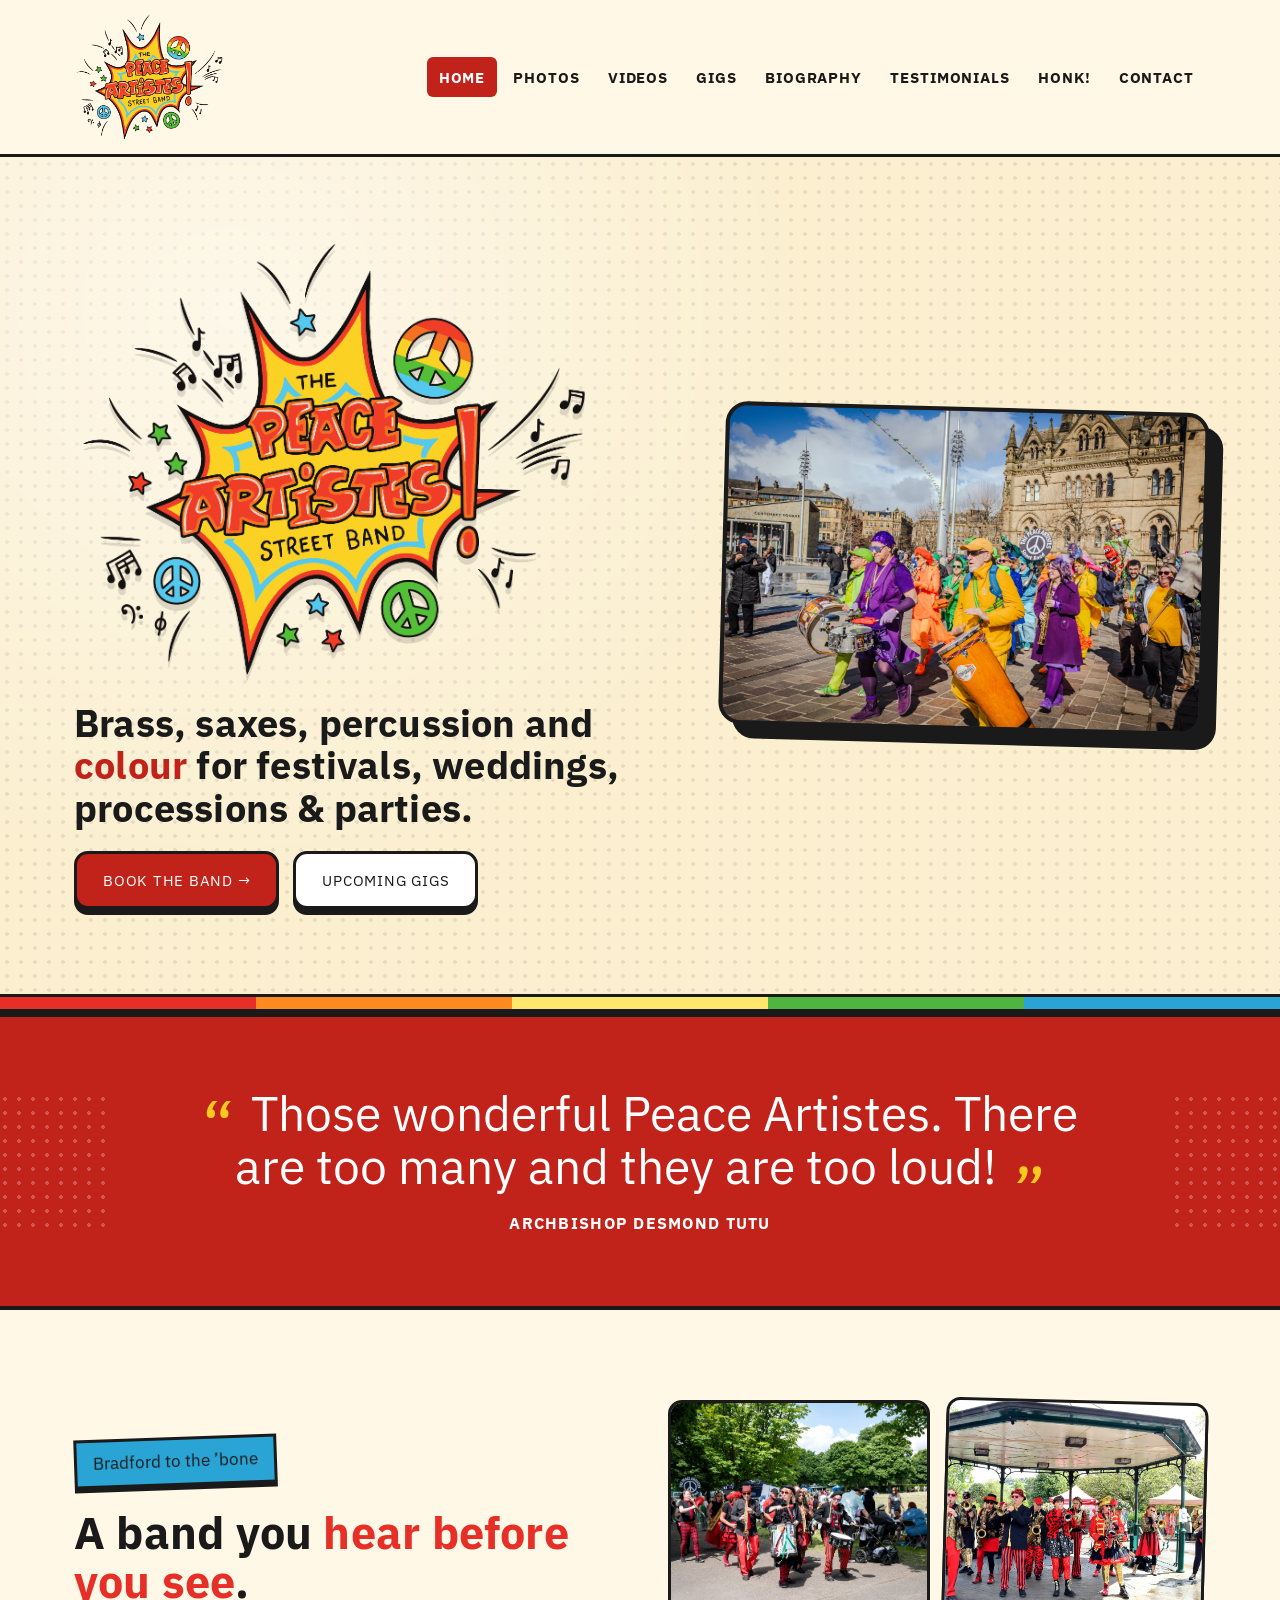
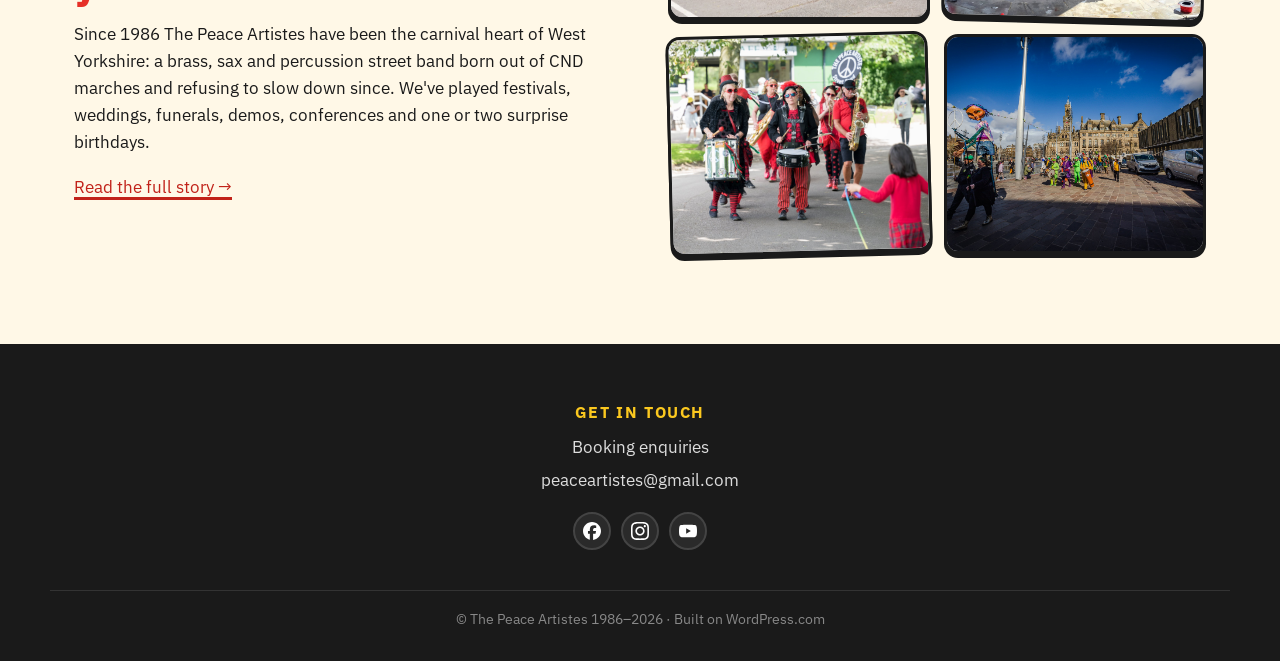
<file: index.html>
<!doctype html>
<html lang="en-GB">
<head>
  <meta charset="utf-8">
  <meta name="viewport" content="width=device-width, initial-scale=1">
  <meta name="color-scheme" content="light">
  <title>The Peace Artistes: Bradford's Loudest Street Band</title>
  <meta name="description" content="The Peace Artistes are a vibrant, riotous street band from Bradford. Available for festivals, weddings, processions and parties since 1986.">
  <link rel="preconnect" href="https://fonts.googleapis.com">
  <link rel="preconnect" href="https://fonts.gstatic.com" crossorigin>
  <link href="https://fonts.googleapis.com/css2?family=IBM+Plex+Sans:wght@400;500;600;700&display=swap" rel="stylesheet">
  <link rel="icon" type="image/png" sizes="32x32" href="assets/favicon-32.png">
  <link rel="icon" href="assets/favicon.ico">
  <link rel="apple-touch-icon" href="assets/favicon-180.png">
  <link rel="stylesheet" href="styles.css">
</head>
<body class="page-home">

<a class="skip-link" href="#main">Skip to main content</a>

<header class="site-header">
  <div class="container">
    <a class="site-logo" href="index.html" aria-label="The Peace Artistes, Home">
      <img src="assets/logo-colour-transparent.png" alt="The Peace Artistes Street Band">
    </a>
    <button class="nav-toggle" type="button" aria-controls="primary-nav" aria-expanded="false" aria-label="Toggle navigation menu" onclick="(function(b){var n=document.getElementById('primary-nav');var open=n.classList.toggle('is-open');b.setAttribute('aria-expanded', open?'true':'false');})(this)"><span aria-hidden="true">&#9776;</span></button>
    <nav class="site-nav" id="primary-nav" aria-label="Primary">
      <ul>
        <li><a href="index.html" class="is-active">Home</a></li>
        <li><a href="photos.html">Photos</a></li>
        <li><a href="videos.html">Videos</a></li>
        <li><a href="gigs.html">Gigs</a></li>
        <li><a href="biography.html">Biography</a></li>
        <li><a href="testimonials.html">Testimonials</a></li>
        <li><a href="honk.html">HONK!</a></li>
        <li><a href="contact.html">Contact</a></li>
      </ul>
    </nav>
  </div>
</header>

<main id="main">

  <!-- ============ HERO =================================================== -->
  <section class="hero">
    <div class="container">
      <div class="hero__copy">
        <img class="hero__logo-big" src="assets/logo-colour-transparent.png" alt="The Peace Artistes, Bradford street band, est. 1986">
        <h1>Brass, saxes, percussion and <span class="accent">colour</span> for festivals, weddings, processions &amp; parties.</h1>
        <div class="hero__ctas">
          <a class="btn btn--red"  href="contact.html">Book the band &rarr;</a>
          <a class="btn btn--white" href="gigs.html">Upcoming gigs</a>
        </div>
      </div>
      <div class="hero__visual">
        <div class="hero__photo">
          <img src="assets/hero-cecil-green.jpg" alt="The Peace Artistes marching across Centenary Square, Bradford, March 2026. The band in vibrant purple, yellow, green and orange costumes, with the Peace Artistes peace-sign banner held aloft and Bradford City Hall framing the scene">
        </div>
      </div>
    </div>
  </section>

  <!-- ============ TUTU QUOTE BAND ======================================= -->
  <section class="quote-band" aria-label="Quote">
    <div class="container">
      <blockquote>
        Those wonderful Peace Artistes. There are too many and they are too loud!
      </blockquote>
      <cite>Archbishop Desmond Tutu</cite>
    </div>
  </section>

  <!-- ============ ABOUT ================================================= -->
  <section class="about">
    <div class="container">
      <div class="about__grid">
        <div class="about__copy">
          <span class="about__badge">Bradford to the &rsquo;bone</span>
          <h2>A band you <span class="star">hear before you see</span>.</h2>
          <p>Since 1986 The Peace Artistes have been the carnival heart of West Yorkshire: a brass, sax and percussion street band born out of CND marches and refusing to slow down since. We've played festivals, weddings, funerals, demos, conferences and one or two surprise birthdays.</p>
          <p><a href="biography.html">Read the full story &rarr;</a></p>
        </div>
        <div class="about__photos">
          <div class="ph"><img src="assets/hero-band.jpg" data-caption="Mid-parade" alt="The Peace Artistes mid-parade: percussion leading, sax and brass behind, banner up"></div>
          <div class="ph"><img src="assets/haworth-busk.jpg" data-caption="Haworth Busk · May 2026" alt="The Peace Artistes performing under a Victorian bandstand at Haworth Busk, May 2026"></div>
          <div class="ph"><img src="assets/drums-kid.jpg" data-caption="Percussion leading" alt="Percussionists leading the band, with a child in red dancing on the right"></div>
          <div class="ph"><img src="assets/puppet-pageant.jpg" data-caption="Cecil Green Arts Puppet Pageant" alt="The Peace Artistes parading at Cecil Green Arts Puppet Pageant in Bradford: giant peace-symbol puppet held aloft, Bradford City Hall in the background"></div>
        </div>
      </div>
    </div>
  </section>


</main>

<footer class="site-footer">
  <div class="container">
    <div>
      <h2>Get in touch</h2>
      <ul>
        <li><a href="contact.html">Booking enquiries</a></li>

        <li><a href="mailto:peaceartistes@gmail.com">peaceartistes@gmail.com</a></li>
      </ul>
        <div style="margin-top: 18px;"><div class="socials" aria-label="Social links">
        <a href="https://www.facebook.com/PeaceArtistes" target="_blank" rel="noopener" aria-label="Facebook"><svg xmlns="http://www.w3.org/2000/svg" viewBox="0 0 24 24" width="18" height="18" fill="currentColor" aria-hidden="true"><path d="M9.101 23.691v-7.98H6.627v-3.667h2.474v-1.58c0-4.085 1.848-5.978 5.858-5.978.401 0 .955.042 1.468.103a8.68 8.68 0 0 1 1.141.195v3.325a8.623 8.623 0 0 0-.653-.036 26.805 26.805 0 0 0-.733-.009c-.707 0-1.259.096-1.675.309a1.686 1.686 0 0 0-.679.622c-.258.42-.374.995-.374 1.752v1.297h3.919l-.386 2.103-.287 1.564h-3.246v8.245C19.396 23.238 24 18.179 24 12.044c0-6.627-5.373-12-12-12s-12 5.373-12 12c0 5.628 3.874 10.35 9.101 11.647Z"/></svg></a>
        <a href="https://www.instagram.com/peaceartistes/" target="_blank" rel="noopener" aria-label="Instagram"><svg xmlns="http://www.w3.org/2000/svg" viewBox="0 0 24 24" width="18" height="18" fill="currentColor" aria-hidden="true"><path d="M12 0C8.74 0 8.333.015 7.053.072 5.775.132 4.905.333 4.14.63c-.789.306-1.459.717-2.126 1.384S.935 3.35.63 4.14C.333 4.905.131 5.775.072 7.053.012 8.333 0 8.74 0 12s.015 3.667.072 4.947c.06 1.277.261 2.148.558 2.913.306.788.717 1.459 1.384 2.126.667.666 1.336 1.079 2.126 1.384.766.296 1.636.499 2.913.558C8.333 23.988 8.74 24 12 24s3.667-.015 4.947-.072c1.277-.06 2.148-.262 2.913-.558.788-.306 1.459-.718 2.126-1.384.666-.667 1.079-1.335 1.384-2.126.296-.765.499-1.636.558-2.913.06-1.28.072-1.687.072-4.947s-.015-3.667-.072-4.947c-.06-1.277-.262-2.149-.558-2.913-.306-.789-.718-1.459-1.384-2.126C21.319 1.347 20.651.935 19.86.63c-.765-.297-1.636-.499-2.913-.558C15.667.012 15.26 0 12 0zm0 2.16c3.203 0 3.585.016 4.85.071 1.17.055 1.805.249 2.227.415.562.217.96.477 1.382.896.419.42.679.819.896 1.381.164.422.36 1.057.413 2.227.057 1.266.07 1.646.07 4.85s-.015 3.585-.074 4.85c-.061 1.17-.256 1.805-.421 2.227-.224.562-.479.96-.897 1.382-.419.419-.824.679-1.381.896-.42.164-1.065.36-2.235.413-1.274.057-1.649.07-4.859.07-3.211 0-3.586-.015-4.859-.074-1.171-.061-1.816-.256-2.236-.421-.569-.224-.96-.479-1.379-.897-.421-.419-.69-.824-.9-1.38-.165-.42-.359-1.065-.42-2.235-.045-1.26-.061-1.649-.061-4.844 0-3.196.016-3.586.061-4.861.061-1.17.255-1.814.42-2.234.21-.57.479-.96.9-1.381.419-.419.81-.689 1.379-.898.42-.166 1.051-.361 2.221-.421 1.275-.045 1.65-.06 4.859-.06l.045.03zm0 3.678c-3.405 0-6.162 2.76-6.162 6.162 0 3.405 2.76 6.162 6.162 6.162 3.405 0 6.162-2.76 6.162-6.162 0-3.405-2.76-6.162-6.162-6.162zM12 16c-2.21 0-4-1.79-4-4s1.79-4 4-4 4 1.79 4 4-1.79 4-4 4zm7.846-10.405c0 .795-.646 1.44-1.44 1.44-.795 0-1.44-.646-1.44-1.44 0-.794.646-1.439 1.44-1.439.793-.001 1.44.645 1.44 1.439z"/></svg></a>
        <a href="https://www.youtube.com/@PeaceArtistes" target="_blank" rel="noopener" aria-label="YouTube"><svg xmlns="http://www.w3.org/2000/svg" viewBox="0 0 24 24" width="18" height="18" fill="currentColor" aria-hidden="true"><path d="M23.498 6.186a3.016 3.016 0 0 0-2.122-2.136C19.505 3.545 12 3.545 12 3.545s-7.505 0-9.377.505A3.017 3.017 0 0 0 .502 6.186C0 8.07 0 12 0 12s0 3.93.502 5.814a3.016 3.016 0 0 0 2.122 2.136c1.871.505 9.376.505 9.376.505s7.505 0 9.377-.505a3.015 3.015 0 0 0 2.122-2.136C24 15.93 24 12 24 12s0-3.93-.502-5.814zM9.545 15.568V8.432L15.818 12l-6.273 3.568z"/></svg></a>
      </div></div>
    </div>
  </div>
  <div class="legal container">
    &copy; The Peace Artistes 1986–<span id="yr"></span> &middot; Built on WordPress.com
  </div>
</footer>
<script>document.getElementById('yr').textContent = new Date().getFullYear();</script>
<script src="app.js"></script>

</body>
</html>
</file>
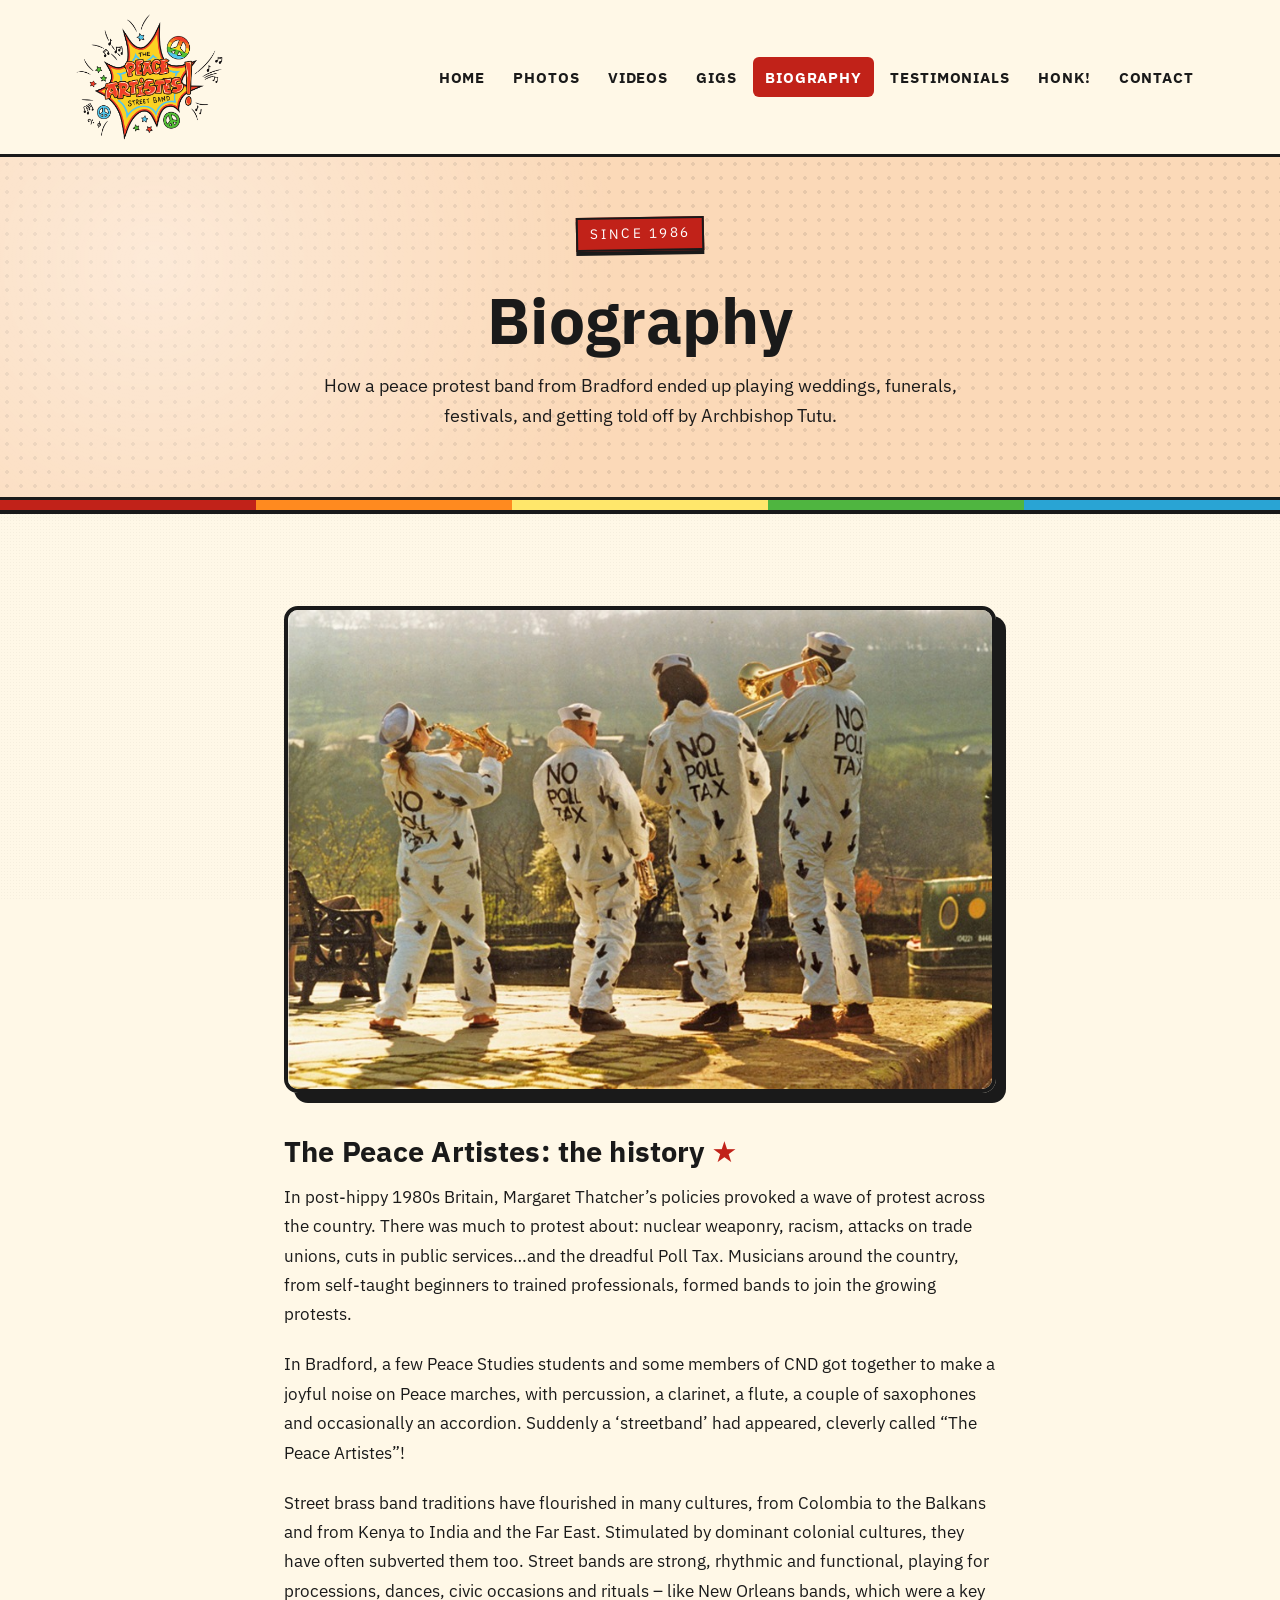
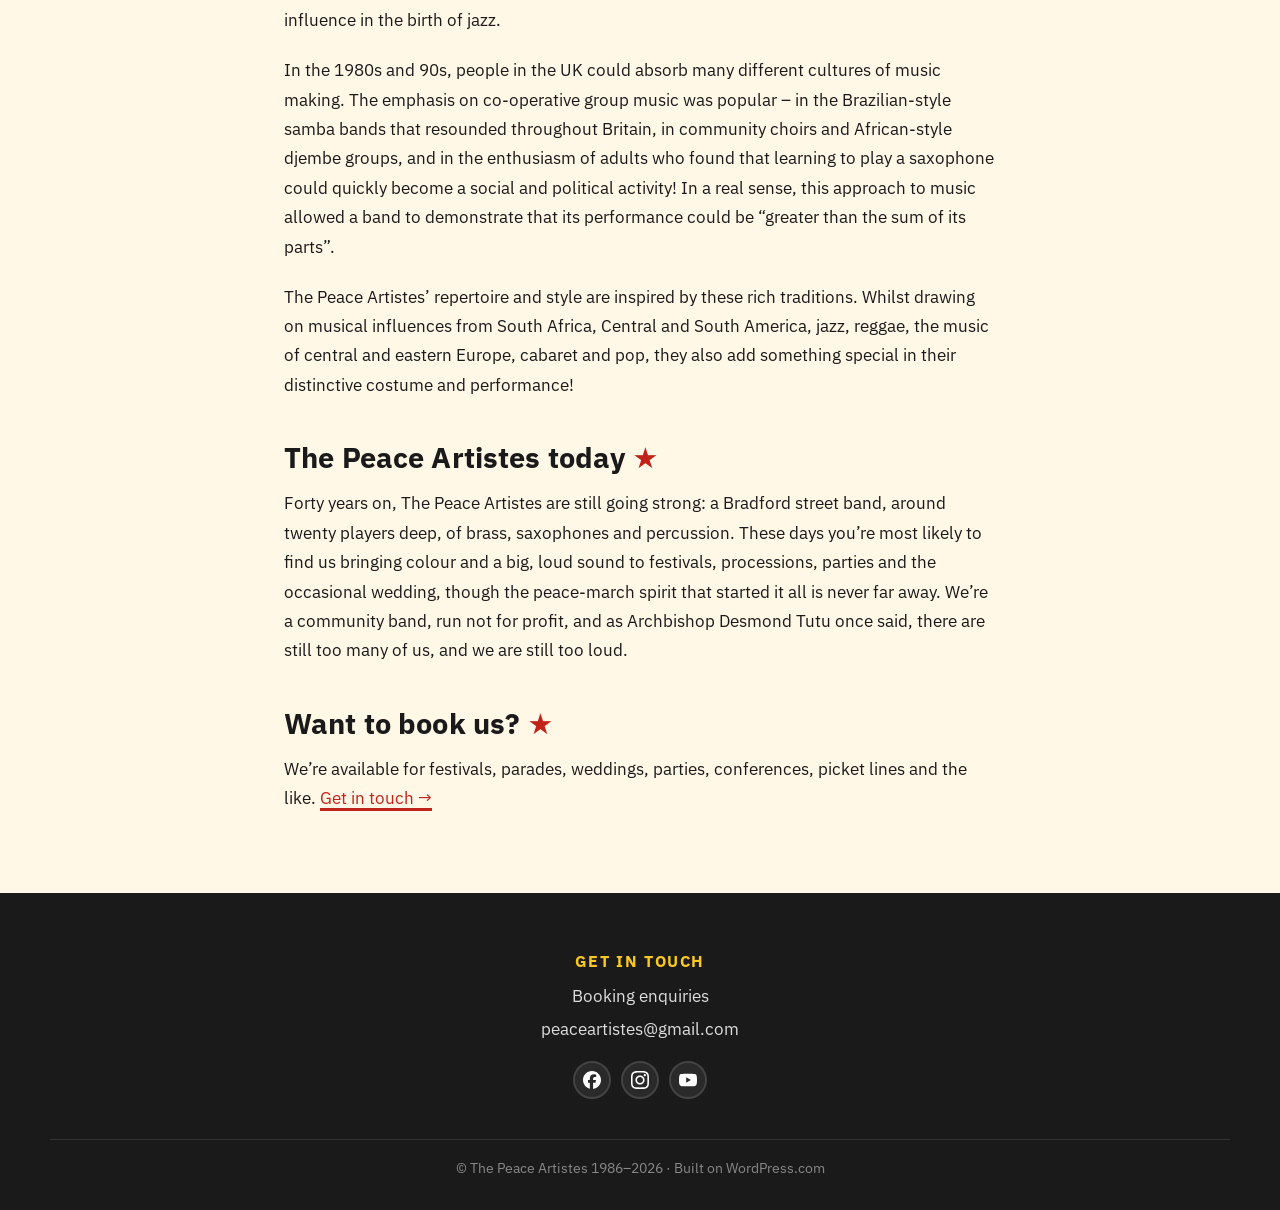
<file: biography.html>
<!doctype html>
<html lang="en-GB">
<head>
  <meta charset="utf-8">
  <meta name="viewport" content="width=device-width, initial-scale=1">
  <meta name="color-scheme" content="light">
  <title>Biography · The Peace Artistes</title>
  <meta name="description" content="The story of The Peace Artistes: a Bradford street band born out of 1980s CND marches and still going loud.">
  <link rel="preconnect" href="https://fonts.googleapis.com">
  <link rel="preconnect" href="https://fonts.gstatic.com" crossorigin>
  <link href="https://fonts.googleapis.com/css2?family=IBM+Plex+Sans:wght@400;500;600;700&display=swap" rel="stylesheet">
  <link rel="icon" type="image/png" sizes="32x32" href="assets/favicon-32.png">
  <link rel="icon" href="assets/favicon.ico">
  <link rel="apple-touch-icon" href="assets/favicon-180.png">
  <link rel="stylesheet" href="styles.css">
</head>
<body class="page-biography">

<a class="skip-link" href="#main">Skip to main content</a>

<header class="site-header">
  <div class="container">
    <a class="site-logo" href="index.html" aria-label="The Peace Artistes, Home">
      <img src="assets/logo-colour-transparent.png" alt="The Peace Artistes Street Band">
    </a>
    <button class="nav-toggle" type="button" aria-controls="primary-nav" aria-expanded="false" aria-label="Toggle navigation menu" onclick="(function(b){var n=document.getElementById('primary-nav');var open=n.classList.toggle('is-open');b.setAttribute('aria-expanded', open?'true':'false');})(this)"><span aria-hidden="true">&#9776;</span></button>
    <nav class="site-nav" id="primary-nav" aria-label="Primary">
      <ul>
        <li><a href="index.html">Home</a></li>
        <li><a href="photos.html">Photos</a></li>
        <li><a href="videos.html">Videos</a></li>
        <li><a href="gigs.html">Gigs</a></li>
        <li><a href="biography.html" class="is-active">Biography</a></li>
        <li><a href="testimonials.html">Testimonials</a></li>
        <li><a href="honk.html">HONK!</a></li>
        <li><a href="contact.html">Contact</a></li>
      </ul>
    </nav>
  </div>
</header>

<main id="main">

  <section class="page-hero">
    <div class="container">
      <span class="eyebrow">Since 1986</span>
      <h1>Biography</h1>
      <p class="lead">How a peace protest band from Bradford ended up playing weddings, funerals, festivals, and getting told off by Archbishop Tutu.</p>
    </div>
  </section>

  <article class="bio-article">

    <figure>
      <img src="assets/history-poll-tax.jpg" data-caption="The early years · ‘NO POLL TAX’ boilersuits" alt="The Peace Artistes in their early years: band members in white boilersuits painted with ‘NO POLL TAX’ and arrows, playing brass on a Yorkshire hillside">
    </figure>

    <h2>The Peace Artistes: the history <span class="star">&#9733;</span></h2>

    <p>In post-hippy 1980s Britain, Margaret Thatcher’s policies provoked a wave of protest across the country. There was much to protest about: nuclear weaponry, racism, attacks on trade unions, cuts in public services…and the dreadful Poll Tax. Musicians around the country, from self-taught beginners to trained professionals, formed bands to join the growing protests.</p>

    <p>In Bradford, a few Peace Studies students and some members of CND got together to make a joyful noise on Peace marches, with percussion, a clarinet, a flute, a couple of saxophones and occasionally an accordion. Suddenly a ‘streetband’ had appeared, cleverly called “The Peace Artistes”!</p>

    <p>Street brass band traditions have flourished in many cultures, from Colombia to the Balkans and from Kenya to India and the Far East. Stimulated by dominant colonial cultures, they have often subverted them too. Street bands are strong, rhythmic and functional, playing for processions, dances, civic occasions and rituals – like New Orleans bands, which were a key influence in the birth of jazz.</p>

    <p>In the 1980s and 90s, people in the UK could absorb many different cultures of music making. The emphasis on co-operative group music was popular – in the Brazilian-style samba bands that resounded throughout Britain, in community choirs and African-style djembe groups, and in the enthusiasm of adults who found that learning to play a saxophone could quickly become a social and political activity! In a real sense, this approach to music allowed a band to demonstrate that its performance could be “greater than the sum of its parts”.</p>

    <p>The Peace Artistes’ repertoire and style are inspired by these rich traditions. Whilst drawing on musical influences from South Africa, Central and South America, jazz, reggae, the music of central and eastern Europe, cabaret and pop, they also add something special in their distinctive costume and performance!</p>

    <h2>The Peace Artistes today <span class="star">&#9733;</span></h2>
    <p>Forty years on, The Peace Artistes are still going strong: a Bradford street band, around twenty players deep, of brass, saxophones and percussion. These days you’re most likely to find us bringing colour and a big, loud sound to festivals, processions, parties and the occasional wedding, though the peace-march spirit that started it all is never far away. We’re a community band, run not for profit, and as Archbishop Desmond Tutu once said, there are still too many of us, and we are still too loud.</p>

    <h2>Want to book us? <span class="star">&#9733;</span></h2>
    <p>We’re available for festivals, parades, weddings, parties, conferences, picket lines and the like. <a href="contact.html">Get in touch &rarr;</a></p>

  </article>

</main>

<footer class="site-footer">
  <div class="container">
    <div>
      <h2>Get in touch</h2>
      <ul>
        <li><a href="contact.html">Booking enquiries</a></li>

        <li><a href="mailto:peaceartistes@gmail.com">peaceartistes@gmail.com</a></li>
      </ul>
        <div style="margin-top: 18px;"><div class="socials" aria-label="Social links">
        <a href="https://www.facebook.com/PeaceArtistes" target="_blank" rel="noopener" aria-label="Facebook"><svg xmlns="http://www.w3.org/2000/svg" viewBox="0 0 24 24" width="18" height="18" fill="currentColor" aria-hidden="true"><path d="M9.101 23.691v-7.98H6.627v-3.667h2.474v-1.58c0-4.085 1.848-5.978 5.858-5.978.401 0 .955.042 1.468.103a8.68 8.68 0 0 1 1.141.195v3.325a8.623 8.623 0 0 0-.653-.036 26.805 26.805 0 0 0-.733-.009c-.707 0-1.259.096-1.675.309a1.686 1.686 0 0 0-.679.622c-.258.42-.374.995-.374 1.752v1.297h3.919l-.386 2.103-.287 1.564h-3.246v8.245C19.396 23.238 24 18.179 24 12.044c0-6.627-5.373-12-12-12s-12 5.373-12 12c0 5.628 3.874 10.35 9.101 11.647Z"/></svg></a>
        <a href="https://www.instagram.com/peaceartistes/" target="_blank" rel="noopener" aria-label="Instagram"><svg xmlns="http://www.w3.org/2000/svg" viewBox="0 0 24 24" width="18" height="18" fill="currentColor" aria-hidden="true"><path d="M12 0C8.74 0 8.333.015 7.053.072 5.775.132 4.905.333 4.14.63c-.789.306-1.459.717-2.126 1.384S.935 3.35.63 4.14C.333 4.905.131 5.775.072 7.053.012 8.333 0 8.74 0 12s.015 3.667.072 4.947c.06 1.277.261 2.148.558 2.913.306.788.717 1.459 1.384 2.126.667.666 1.336 1.079 2.126 1.384.766.296 1.636.499 2.913.558C8.333 23.988 8.74 24 12 24s3.667-.015 4.947-.072c1.277-.06 2.148-.262 2.913-.558.788-.306 1.459-.718 2.126-1.384.666-.667 1.079-1.335 1.384-2.126.296-.765.499-1.636.558-2.913.06-1.28.072-1.687.072-4.947s-.015-3.667-.072-4.947c-.06-1.277-.262-2.149-.558-2.913-.306-.789-.718-1.459-1.384-2.126C21.319 1.347 20.651.935 19.86.63c-.765-.297-1.636-.499-2.913-.558C15.667.012 15.26 0 12 0zm0 2.16c3.203 0 3.585.016 4.85.071 1.17.055 1.805.249 2.227.415.562.217.96.477 1.382.896.419.42.679.819.896 1.381.164.422.36 1.057.413 2.227.057 1.266.07 1.646.07 4.85s-.015 3.585-.074 4.85c-.061 1.17-.256 1.805-.421 2.227-.224.562-.479.96-.897 1.382-.419.419-.824.679-1.381.896-.42.164-1.065.36-2.235.413-1.274.057-1.649.07-4.859.07-3.211 0-3.586-.015-4.859-.074-1.171-.061-1.816-.256-2.236-.421-.569-.224-.96-.479-1.379-.897-.421-.419-.69-.824-.9-1.38-.165-.42-.359-1.065-.42-2.235-.045-1.26-.061-1.649-.061-4.844 0-3.196.016-3.586.061-4.861.061-1.17.255-1.814.42-2.234.21-.57.479-.96.9-1.381.419-.419.81-.689 1.379-.898.42-.166 1.051-.361 2.221-.421 1.275-.045 1.65-.06 4.859-.06l.045.03zm0 3.678c-3.405 0-6.162 2.76-6.162 6.162 0 3.405 2.76 6.162 6.162 6.162 3.405 0 6.162-2.76 6.162-6.162 0-3.405-2.76-6.162-6.162-6.162zM12 16c-2.21 0-4-1.79-4-4s1.79-4 4-4 4 1.79 4 4-1.79 4-4 4zm7.846-10.405c0 .795-.646 1.44-1.44 1.44-.795 0-1.44-.646-1.44-1.44 0-.794.646-1.439 1.44-1.439.793-.001 1.44.645 1.44 1.439z"/></svg></a>
        <a href="https://www.youtube.com/@PeaceArtistes" target="_blank" rel="noopener" aria-label="YouTube"><svg xmlns="http://www.w3.org/2000/svg" viewBox="0 0 24 24" width="18" height="18" fill="currentColor" aria-hidden="true"><path d="M23.498 6.186a3.016 3.016 0 0 0-2.122-2.136C19.505 3.545 12 3.545 12 3.545s-7.505 0-9.377.505A3.017 3.017 0 0 0 .502 6.186C0 8.07 0 12 0 12s0 3.93.502 5.814a3.016 3.016 0 0 0 2.122 2.136c1.871.505 9.376.505 9.376.505s7.505 0 9.377-.505a3.015 3.015 0 0 0 2.122-2.136C24 15.93 24 12 24 12s0-3.93-.502-5.814zM9.545 15.568V8.432L15.818 12l-6.273 3.568z"/></svg></a>
      </div></div>
    </div>
  </div>
  <div class="legal container">
    &copy; The Peace Artistes 1986–<span id="yr"></span> &middot; Built on WordPress.com
  </div>
</footer>
<script>document.getElementById('yr').textContent = new Date().getFullYear();</script>
<script src="app.js"></script>

</body>
</html>
</file>
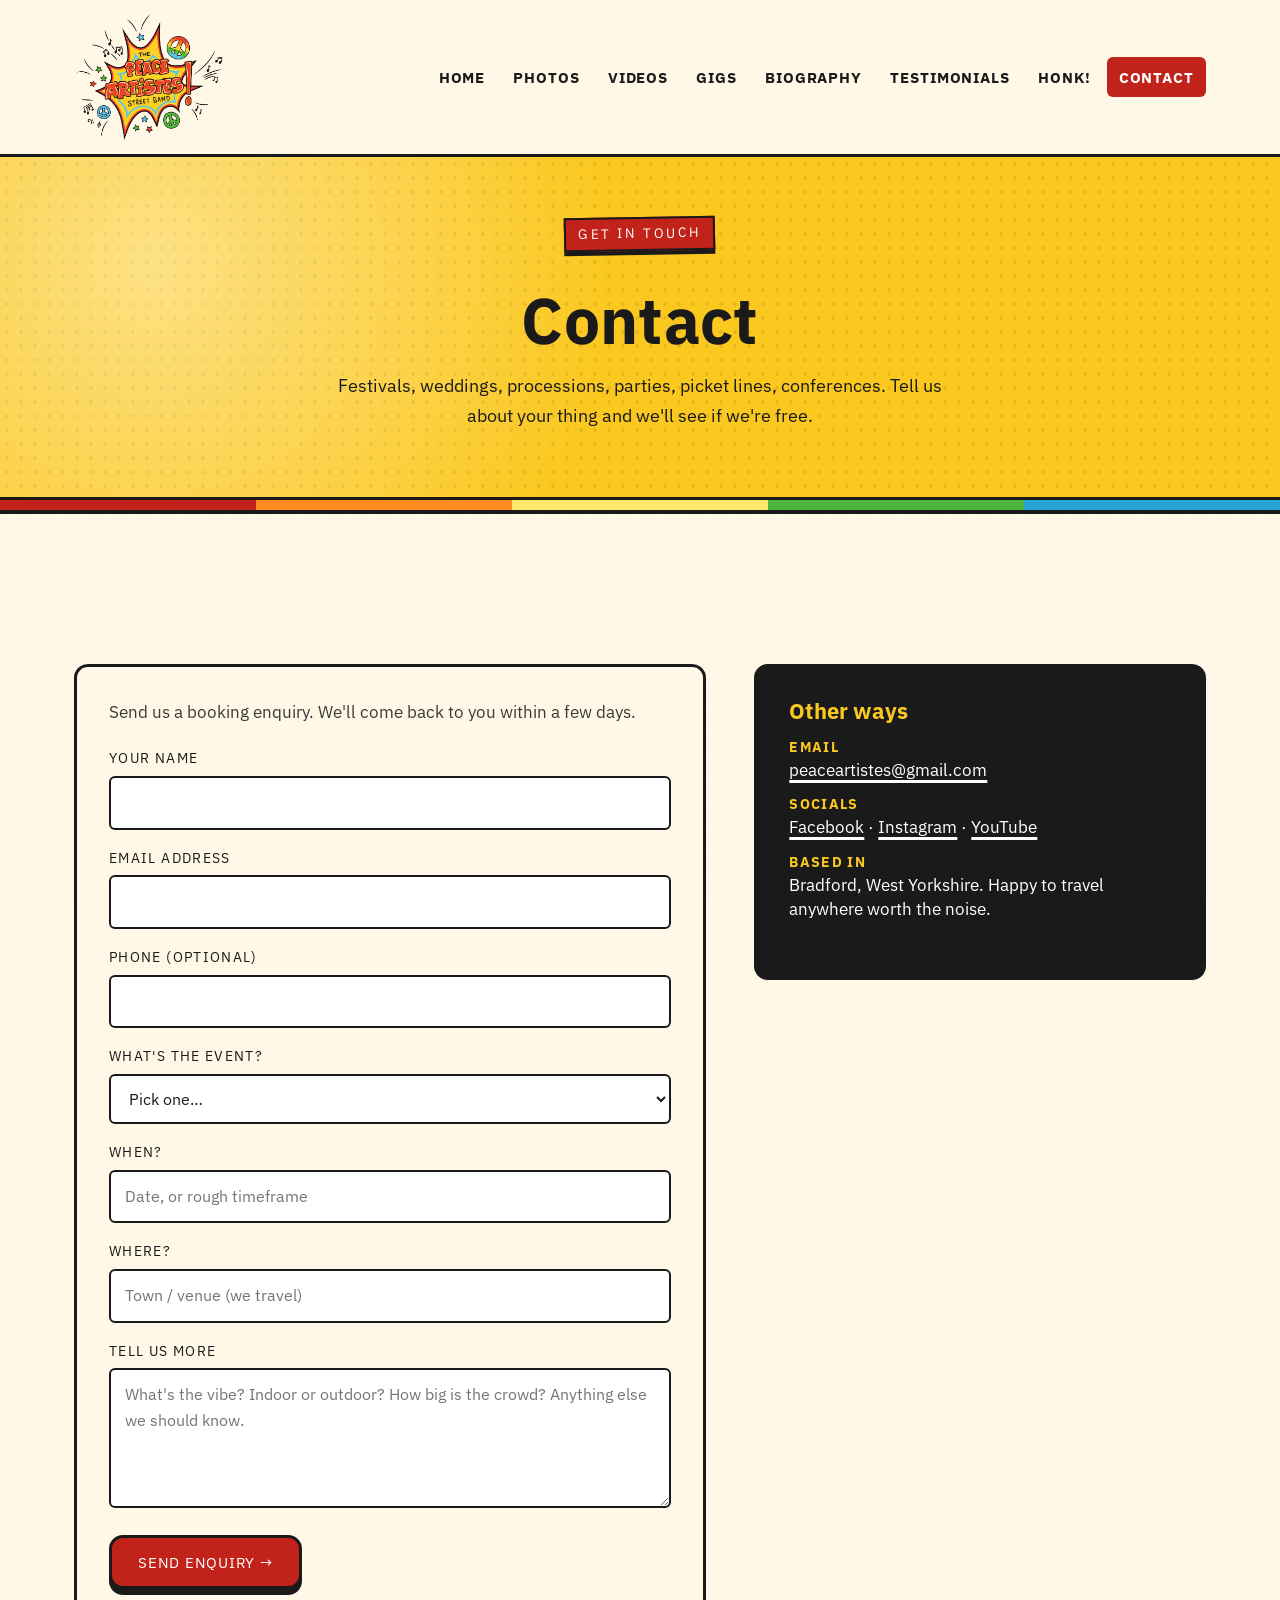
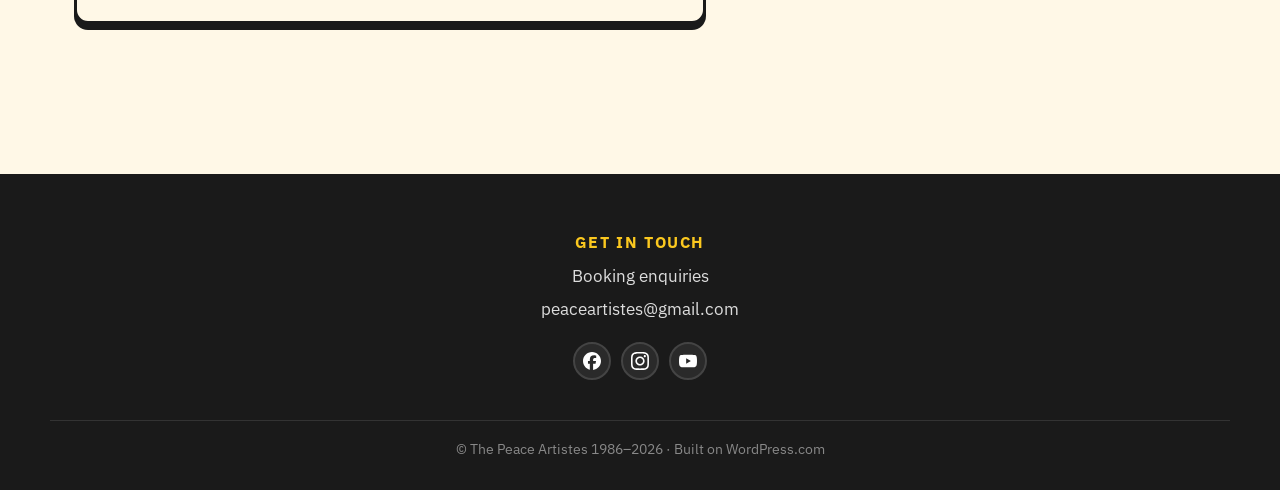
<file: contact.html>
<!doctype html>
<html lang="en-GB">
<head>
  <meta charset="utf-8">
  <meta name="viewport" content="width=device-width, initial-scale=1">
  <meta name="color-scheme" content="light">
  <title>Contact · The Peace Artistes</title>
  <meta name="description" content="Book The Peace Artistes for your festival, wedding, procession or party, or just say hi.">
  <link rel="preconnect" href="https://fonts.googleapis.com">
  <link rel="preconnect" href="https://fonts.gstatic.com" crossorigin>
  <link href="https://fonts.googleapis.com/css2?family=IBM+Plex+Sans:wght@400;500;600;700&display=swap" rel="stylesheet">
  <link rel="icon" type="image/png" sizes="32x32" href="assets/favicon-32.png">
  <link rel="icon" href="assets/favicon.ico">
  <link rel="apple-touch-icon" href="assets/favicon-180.png">
  <link rel="stylesheet" href="styles.css">
</head>
<body>

<a class="skip-link" href="#main">Skip to main content</a>

<header class="site-header">
  <div class="container">
    <a class="site-logo" href="index.html" aria-label="The Peace Artistes, Home">
      <img src="assets/logo-colour-transparent.png" alt="The Peace Artistes Street Band">
    </a>
    <button class="nav-toggle" type="button" aria-controls="primary-nav" aria-expanded="false" aria-label="Toggle navigation menu" onclick="(function(b){var n=document.getElementById('primary-nav');var open=n.classList.toggle('is-open');b.setAttribute('aria-expanded', open?'true':'false');})(this)"><span aria-hidden="true">&#9776;</span></button>
    <nav class="site-nav" id="primary-nav" aria-label="Primary">
      <ul>
        <li><a href="index.html">Home</a></li>
        <li><a href="photos.html">Photos</a></li>
        <li><a href="videos.html">Videos</a></li>
        <li><a href="gigs.html">Gigs</a></li>
        <li><a href="biography.html">Biography</a></li>
        <li><a href="testimonials.html">Testimonials</a></li>
        <li><a href="honk.html">HONK!</a></li>
        <li><a href="contact.html" class="is-active">Contact</a></li>
      </ul>
    </nav>
  </div>
</header>

<main id="main">

  <section class="page-hero">
    <div class="container">
      <span class="eyebrow">Get in touch</span>
      <h1>Contact</h1>
      <p class="lead">Festivals, weddings, processions, parties, picket lines, conferences. Tell us about your thing and we'll see if we're free.</p>
    </div>
  </section>

  <section>
    <div class="container">
      <div class="contact-grid">

        <form class="contact-form" action="#" method="post" aria-label="Booking enquiry form">
          <p style="margin: 0 0 22px; opacity: .85;">Send us a booking enquiry. We'll come back to you within a few days.</p>

          <div class="field">
            <label for="cf-name">Your name</label>
            <input id="cf-name" name="name" type="text" autocomplete="name" required>
          </div>

          <div class="field">
            <label for="cf-email">Email address</label>
            <input id="cf-email" name="email" type="email" autocomplete="email" required>
          </div>

          <div class="field">
            <label for="cf-phone">Phone (optional)</label>
            <input id="cf-phone" name="phone" type="tel" autocomplete="tel">
          </div>

          <div class="field">
            <label for="cf-event">What's the event?</label>
            <select id="cf-event" name="event">
              <option value="">Pick one…</option>
              <option>Festival</option>
              <option>Wedding</option>
              <option>Procession / parade</option>
              <option>Birthday or party</option>
              <option>Demo / picket</option>
              <option>Something else</option>
            </select>
          </div>

          <div class="field">
            <label for="cf-when">When?</label>
            <input id="cf-when" name="when" type="text" placeholder="Date, or rough timeframe">
          </div>

          <div class="field">
            <label for="cf-where">Where?</label>
            <input id="cf-where" name="where" type="text" placeholder="Town / venue (we travel)">
          </div>

          <div class="field">
            <label for="cf-message">Tell us more</label>
            <textarea id="cf-message" name="message" placeholder="What's the vibe? Indoor or outdoor? How big is the crowd? Anything else we should know."></textarea>
          </div>

          <div class="submit-row">
            <button class="btn btn--red" type="submit">Send enquiry &rarr;</button>
          </div>
        </form>

        <aside class="contact-aside">
          <h2>Other ways</h2>
          <ul>
            <li><strong style="color:var(--pa-yellow); font-family:var(--font-display); font-size:.85rem; letter-spacing:.1em;">EMAIL</strong><br>
              <a href="mailto:peaceartistes@gmail.com">peaceartistes@gmail.com</a></li>
            <li><strong style="color:var(--pa-yellow); font-family:var(--font-display); font-size:.85rem; letter-spacing:.1em;">SOCIALS</strong><br>
              <a href="https://www.facebook.com/PeaceArtistes" target="_blank" rel="noopener">Facebook</a> &middot; <a href="https://www.instagram.com/peaceartistes/" target="_blank" rel="noopener">Instagram</a> &middot; <a href="https://www.youtube.com/@PeaceArtistes" target="_blank" rel="noopener">YouTube</a></li>
            <li><strong style="color:var(--pa-yellow); font-family:var(--font-display); font-size:.85rem; letter-spacing:.1em;">BASED IN</strong><br>
              Bradford, West Yorkshire. Happy to travel anywhere worth the noise.</li>
          </ul>
        </aside>
      </div>
    </div>
  </section>

</main>

<footer class="site-footer">
  <div class="container">
    <div>
      <h2>Get in touch</h2>
      <ul>
        <li><a href="contact.html">Booking enquiries</a></li>

        <li><a href="mailto:peaceartistes@gmail.com">peaceartistes@gmail.com</a></li>
      </ul>
        <div style="margin-top: 18px;"><div class="socials" aria-label="Social links">
        <a href="https://www.facebook.com/PeaceArtistes" target="_blank" rel="noopener" aria-label="Facebook"><svg xmlns="http://www.w3.org/2000/svg" viewBox="0 0 24 24" width="18" height="18" fill="currentColor" aria-hidden="true"><path d="M9.101 23.691v-7.98H6.627v-3.667h2.474v-1.58c0-4.085 1.848-5.978 5.858-5.978.401 0 .955.042 1.468.103a8.68 8.68 0 0 1 1.141.195v3.325a8.623 8.623 0 0 0-.653-.036 26.805 26.805 0 0 0-.733-.009c-.707 0-1.259.096-1.675.309a1.686 1.686 0 0 0-.679.622c-.258.42-.374.995-.374 1.752v1.297h3.919l-.386 2.103-.287 1.564h-3.246v8.245C19.396 23.238 24 18.179 24 12.044c0-6.627-5.373-12-12-12s-12 5.373-12 12c0 5.628 3.874 10.35 9.101 11.647Z"/></svg></a>
        <a href="https://www.instagram.com/peaceartistes/" target="_blank" rel="noopener" aria-label="Instagram"><svg xmlns="http://www.w3.org/2000/svg" viewBox="0 0 24 24" width="18" height="18" fill="currentColor" aria-hidden="true"><path d="M12 0C8.74 0 8.333.015 7.053.072 5.775.132 4.905.333 4.14.63c-.789.306-1.459.717-2.126 1.384S.935 3.35.63 4.14C.333 4.905.131 5.775.072 7.053.012 8.333 0 8.74 0 12s.015 3.667.072 4.947c.06 1.277.261 2.148.558 2.913.306.788.717 1.459 1.384 2.126.667.666 1.336 1.079 2.126 1.384.766.296 1.636.499 2.913.558C8.333 23.988 8.74 24 12 24s3.667-.015 4.947-.072c1.277-.06 2.148-.262 2.913-.558.788-.306 1.459-.718 2.126-1.384.666-.667 1.079-1.335 1.384-2.126.296-.765.499-1.636.558-2.913.06-1.28.072-1.687.072-4.947s-.015-3.667-.072-4.947c-.06-1.277-.262-2.149-.558-2.913-.306-.789-.718-1.459-1.384-2.126C21.319 1.347 20.651.935 19.86.63c-.765-.297-1.636-.499-2.913-.558C15.667.012 15.26 0 12 0zm0 2.16c3.203 0 3.585.016 4.85.071 1.17.055 1.805.249 2.227.415.562.217.96.477 1.382.896.419.42.679.819.896 1.381.164.422.36 1.057.413 2.227.057 1.266.07 1.646.07 4.85s-.015 3.585-.074 4.85c-.061 1.17-.256 1.805-.421 2.227-.224.562-.479.96-.897 1.382-.419.419-.824.679-1.381.896-.42.164-1.065.36-2.235.413-1.274.057-1.649.07-4.859.07-3.211 0-3.586-.015-4.859-.074-1.171-.061-1.816-.256-2.236-.421-.569-.224-.96-.479-1.379-.897-.421-.419-.69-.824-.9-1.38-.165-.42-.359-1.065-.42-2.235-.045-1.26-.061-1.649-.061-4.844 0-3.196.016-3.586.061-4.861.061-1.17.255-1.814.42-2.234.21-.57.479-.96.9-1.381.419-.419.81-.689 1.379-.898.42-.166 1.051-.361 2.221-.421 1.275-.045 1.65-.06 4.859-.06l.045.03zm0 3.678c-3.405 0-6.162 2.76-6.162 6.162 0 3.405 2.76 6.162 6.162 6.162 3.405 0 6.162-2.76 6.162-6.162 0-3.405-2.76-6.162-6.162-6.162zM12 16c-2.21 0-4-1.79-4-4s1.79-4 4-4 4 1.79 4 4-1.79 4-4 4zm7.846-10.405c0 .795-.646 1.44-1.44 1.44-.795 0-1.44-.646-1.44-1.44 0-.794.646-1.439 1.44-1.439.793-.001 1.44.645 1.44 1.439z"/></svg></a>
        <a href="https://www.youtube.com/@PeaceArtistes" target="_blank" rel="noopener" aria-label="YouTube"><svg xmlns="http://www.w3.org/2000/svg" viewBox="0 0 24 24" width="18" height="18" fill="currentColor" aria-hidden="true"><path d="M23.498 6.186a3.016 3.016 0 0 0-2.122-2.136C19.505 3.545 12 3.545 12 3.545s-7.505 0-9.377.505A3.017 3.017 0 0 0 .502 6.186C0 8.07 0 12 0 12s0 3.93.502 5.814a3.016 3.016 0 0 0 2.122 2.136c1.871.505 9.376.505 9.376.505s7.505 0 9.377-.505a3.015 3.015 0 0 0 2.122-2.136C24 15.93 24 12 24 12s0-3.93-.502-5.814zM9.545 15.568V8.432L15.818 12l-6.273 3.568z"/></svg></a>
      </div></div>
    </div>
  </div>
  <div class="legal container">
    &copy; The Peace Artistes 1986–<span id="yr"></span> &middot; Built on WordPress.com
  </div>
</footer>
<script>document.getElementById('yr').textContent = new Date().getFullYear();</script>

</body>
</html>
</file>
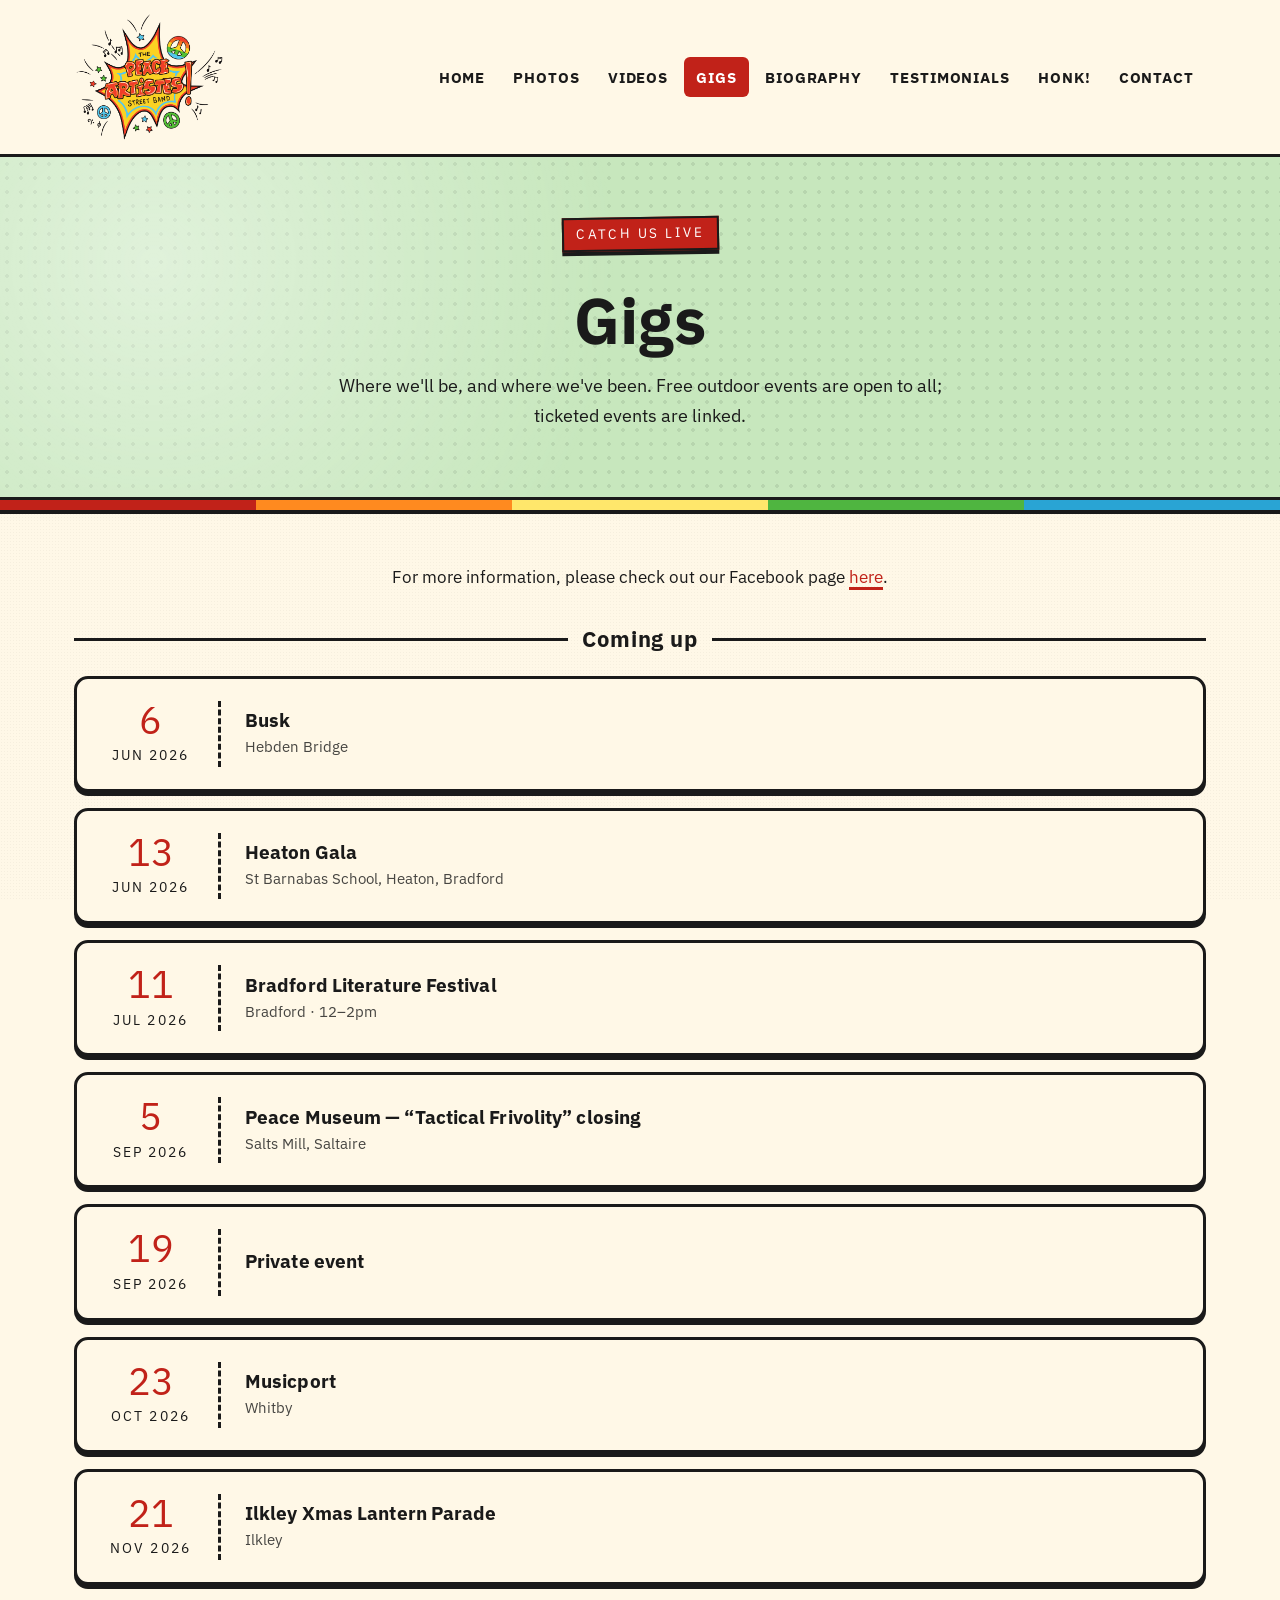
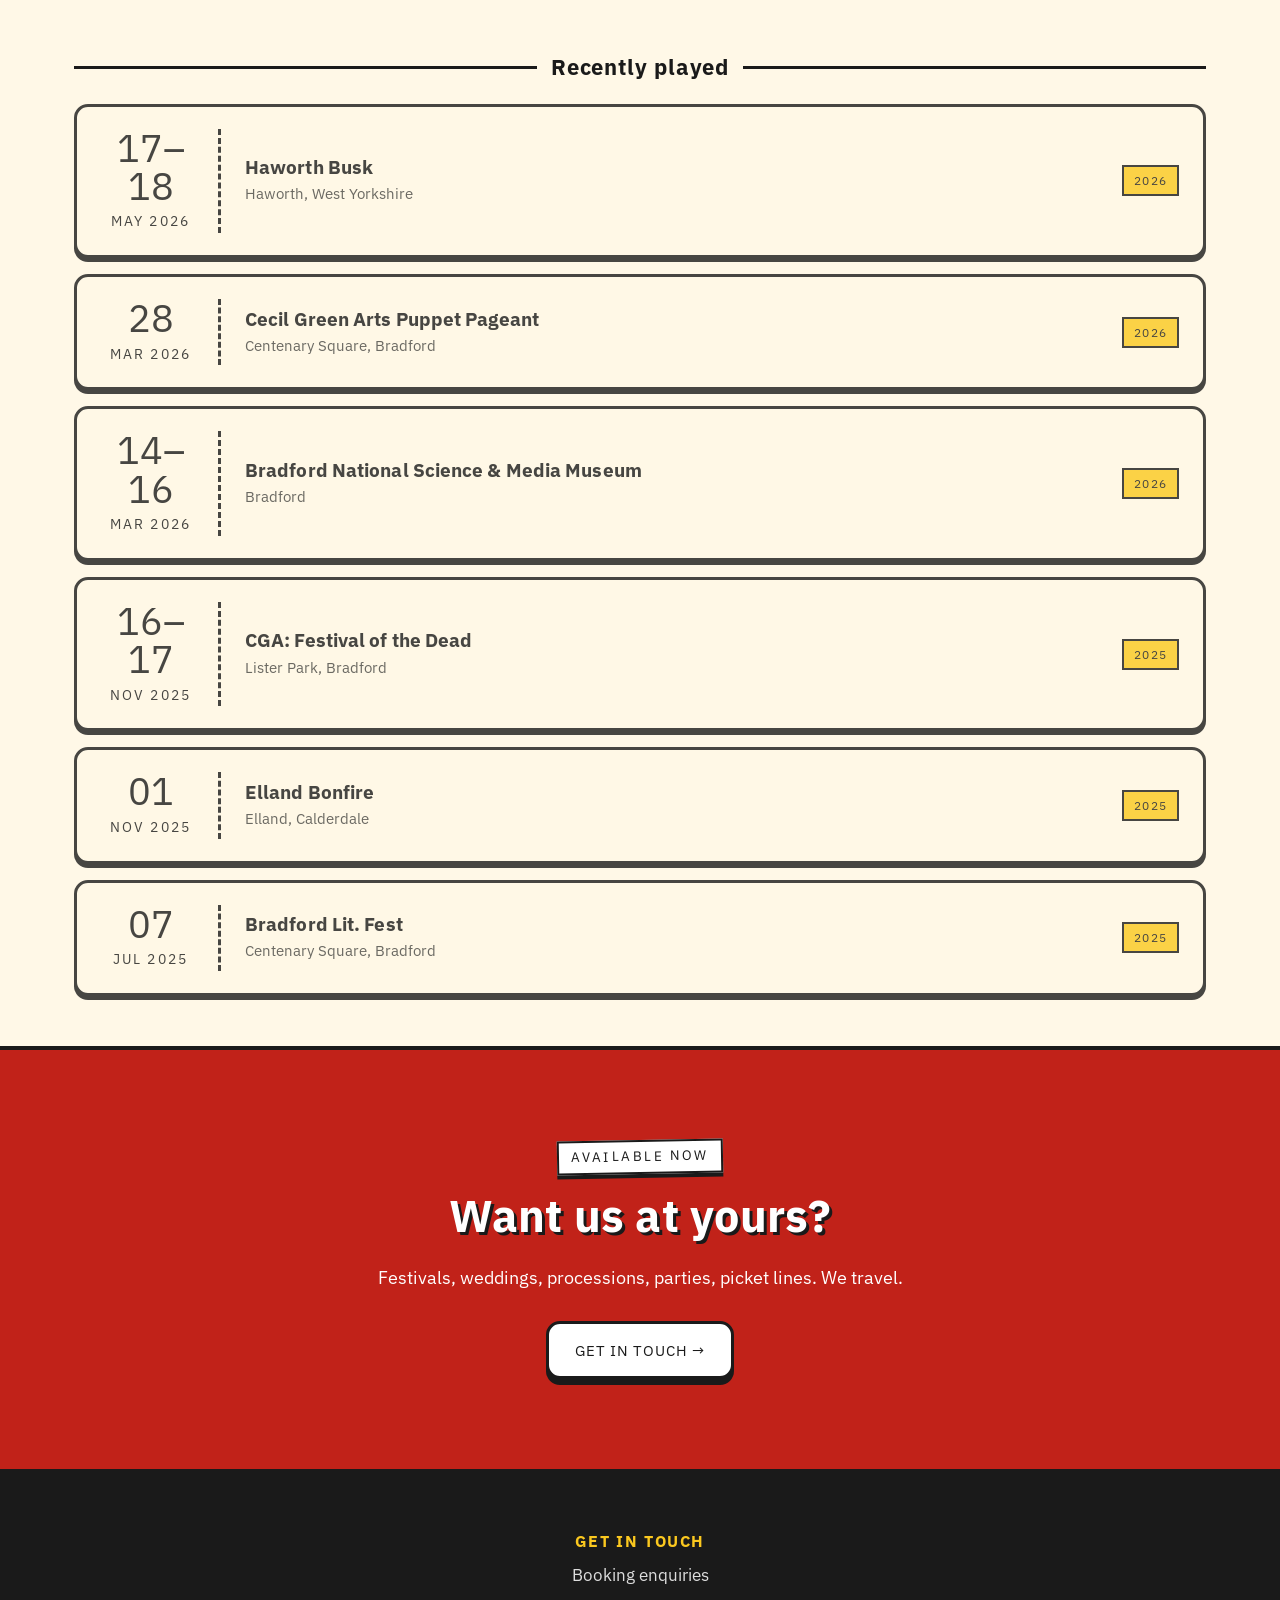
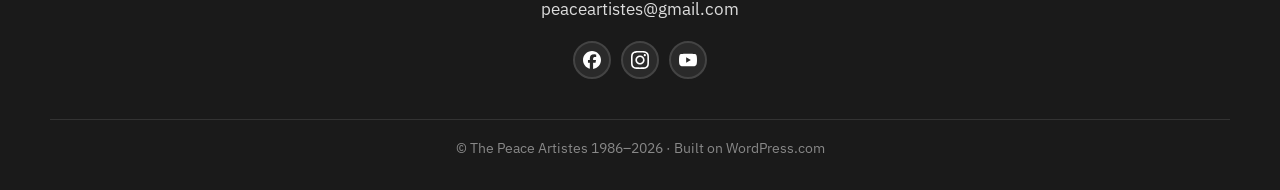
<file: gigs.html>
<!doctype html>
<html lang="en-GB">
<head>
  <meta charset="utf-8">
  <meta name="viewport" content="width=device-width, initial-scale=1">
  <meta name="color-scheme" content="light">
  <title>Gigs · The Peace Artistes</title>
  <meta name="description" content="Upcoming and recent gigs by The Peace Artistes: festivals, processions, weddings and street performances across Yorkshire.">
  <link rel="preconnect" href="https://fonts.googleapis.com">
  <link rel="preconnect" href="https://fonts.gstatic.com" crossorigin>
  <link href="https://fonts.googleapis.com/css2?family=IBM+Plex+Sans:wght@400;500;600;700&display=swap" rel="stylesheet">
  <link rel="icon" type="image/png" sizes="32x32" href="assets/favicon-32.png">
  <link rel="icon" href="assets/favicon.ico">
  <link rel="apple-touch-icon" href="assets/favicon-180.png">
  <link rel="stylesheet" href="styles.css">
</head>
<body class="page-gigs">

<a class="skip-link" href="#main">Skip to main content</a>

<header class="site-header">
  <div class="container">
    <a class="site-logo" href="index.html" aria-label="The Peace Artistes, Home">
      <img src="assets/logo-colour-transparent.png" alt="The Peace Artistes Street Band">
    </a>
    <button class="nav-toggle" type="button" aria-controls="primary-nav" aria-expanded="false" aria-label="Toggle navigation menu" onclick="(function(b){var n=document.getElementById('primary-nav');var open=n.classList.toggle('is-open');b.setAttribute('aria-expanded', open?'true':'false');})(this)"><span aria-hidden="true">&#9776;</span></button>
    <nav class="site-nav" id="primary-nav" aria-label="Primary">
      <ul>
        <li><a href="index.html">Home</a></li>
        <li><a href="photos.html">Photos</a></li>
        <li><a href="videos.html">Videos</a></li>
        <li><a href="gigs.html" class="is-active">Gigs</a></li>
        <li><a href="biography.html">Biography</a></li>
        <li><a href="testimonials.html">Testimonials</a></li>
        <li><a href="honk.html">HONK!</a></li>
        <li><a href="contact.html">Contact</a></li>
      </ul>
    </nav>
  </div>
</header>

<main id="main">

  <section class="page-hero">
    <div class="container">
      <span class="eyebrow">Catch us live</span>
      <h1>Gigs</h1>
      <p class="lead">Where we'll be, and where we've been. Free outdoor events are open to all; ticketed events are linked.</p>
    </div>
  </section>

  <section style="padding: 50px 0;">
    <div class="container">
      <p style="text-align:center; margin: 0 0 36px;">For more information, please check out our Facebook page <a href="https://www.facebook.com/PeaceArtistes" rel="noopener">here</a>.</p>
      <h2 class="section-label">Coming up</h2>
      <div class="gig-list">
        <article class="gig-row">
          <div class="date-block">
            <div class="day">6</div>
            <div class="month">Jun 2026</div>
          </div>
          <div class="info">
            <h3>Busk</h3>
            <div class="where">Hebden Bridge</div>
          </div>
        </article>

        <article class="gig-row">
          <div class="date-block">
            <div class="day">13</div>
            <div class="month">Jun 2026</div>
          </div>
          <div class="info">
            <h3>Heaton Gala</h3>
            <div class="where">St Barnabas School, Heaton, Bradford</div>
          </div>
        </article>

        <article class="gig-row">
          <div class="date-block">
            <div class="day">11</div>
            <div class="month">Jul 2026</div>
          </div>
          <div class="info">
            <h3>Bradford Literature Festival</h3>
            <div class="where">Bradford &middot; 12&ndash;2pm</div>
          </div>
        </article>

        <article class="gig-row">
          <div class="date-block">
            <div class="day">5</div>
            <div class="month">Sep 2026</div>
          </div>
          <div class="info">
            <h3>Peace Museum &mdash; &ldquo;Tactical Frivolity&rdquo; closing</h3>
            <div class="where">Salts Mill, Saltaire</div>
          </div>
        </article>

        <article class="gig-row">
          <div class="date-block">
            <div class="day">19</div>
            <div class="month">Sep 2026</div>
          </div>
          <div class="info">
            <h3>Private event</h3>
          </div>
        </article>

        <article class="gig-row">
          <div class="date-block">
            <div class="day">23</div>
            <div class="month">Oct 2026</div>
          </div>
          <div class="info">
            <h3>Musicport</h3>
            <div class="where">Whitby</div>
          </div>
        </article>

        <article class="gig-row">
          <div class="date-block">
            <div class="day">21</div>
            <div class="month">Nov 2026</div>
          </div>
          <div class="info">
            <h3>Ilkley Xmas Lantern Parade</h3>
            <div class="where">Ilkley</div>
          </div>
        </article>
      </div>

      <h2 class="section-label" style="margin-top: 70px;">Recently played</h2>
      <div class="gig-list">
        <article class="gig-row past">
          <div class="date-block">
            <div class="day">17–18</div>
            <div class="month">May 2026</div>
          </div>
          <div class="info">
            <h3>Haworth Busk</h3>
            <div class="where">Haworth, West Yorkshire</div>
          </div>
          <div class="tags">
            <span class="tag">2026</span>
          </div>
        </article>

        <article class="gig-row past">
          <div class="date-block">
            <div class="day">28</div>
            <div class="month">Mar 2026</div>
          </div>
          <div class="info">
            <h3>Cecil Green Arts Puppet Pageant</h3>
            <div class="where">Centenary Square, Bradford</div>
          </div>
          <div class="tags">
            <span class="tag">2026</span>
          </div>
        </article>

        <article class="gig-row past">
          <div class="date-block">
            <div class="day">14–16</div>
            <div class="month">Mar 2026</div>
          </div>
          <div class="info">
            <h3>Bradford National Science &amp; Media Museum</h3>
            <div class="where">Bradford</div>
          </div>
          <div class="tags">
            <span class="tag">2026</span>
          </div>
        </article>

        <article class="gig-row past">
          <div class="date-block">
            <div class="day">16–17</div>
            <div class="month">Nov 2025</div>
          </div>
          <div class="info">
            <h3>CGA: Festival of the Dead</h3>
            <div class="where">Lister Park, Bradford</div>
          </div>
          <div class="tags">
            <span class="tag">2025</span>
          </div>
        </article>

        <article class="gig-row past">
          <div class="date-block">
            <div class="day">01</div>
            <div class="month">Nov 2025</div>
          </div>
          <div class="info">
            <h3>Elland Bonfire</h3>
            <div class="where">Elland, Calderdale</div>
          </div>
          <div class="tags">
            <span class="tag">2025</span>
          </div>
        </article>

        <article class="gig-row past">
          <div class="date-block">
            <div class="day">07</div>
            <div class="month">Jul 2025</div>
          </div>
          <div class="info">
            <h3>Bradford Lit. Fest</h3>
            <div class="where">Centenary Square, Bradford</div>
          </div>
          <div class="tags">
            <span class="tag">2025</span>
          </div>
        </article>
      </div>
    </div>
  </section>

  <section class="booking-cta">
    <div class="container">
      <span class="eyebrow" style="background:#fff;">Available now</span>
      <h2>Want us at yours?</h2>
      <p>Festivals, weddings, processions, parties, picket lines. We travel.</p>
      <a class="btn btn--white" href="contact.html">Get in touch &rarr;</a>
    </div>
  </section>

</main>

<footer class="site-footer">
  <div class="container">
    <div>
      <h2>Get in touch</h2>
      <ul>
        <li><a href="contact.html">Booking enquiries</a></li>

        <li><a href="mailto:peaceartistes@gmail.com">peaceartistes@gmail.com</a></li>
      </ul>
        <div style="margin-top: 18px;"><div class="socials" aria-label="Social links">
        <a href="https://www.facebook.com/PeaceArtistes" target="_blank" rel="noopener" aria-label="Facebook"><svg xmlns="http://www.w3.org/2000/svg" viewBox="0 0 24 24" width="18" height="18" fill="currentColor" aria-hidden="true"><path d="M9.101 23.691v-7.98H6.627v-3.667h2.474v-1.58c0-4.085 1.848-5.978 5.858-5.978.401 0 .955.042 1.468.103a8.68 8.68 0 0 1 1.141.195v3.325a8.623 8.623 0 0 0-.653-.036 26.805 26.805 0 0 0-.733-.009c-.707 0-1.259.096-1.675.309a1.686 1.686 0 0 0-.679.622c-.258.42-.374.995-.374 1.752v1.297h3.919l-.386 2.103-.287 1.564h-3.246v8.245C19.396 23.238 24 18.179 24 12.044c0-6.627-5.373-12-12-12s-12 5.373-12 12c0 5.628 3.874 10.35 9.101 11.647Z"/></svg></a>
        <a href="https://www.instagram.com/peaceartistes/" target="_blank" rel="noopener" aria-label="Instagram"><svg xmlns="http://www.w3.org/2000/svg" viewBox="0 0 24 24" width="18" height="18" fill="currentColor" aria-hidden="true"><path d="M12 0C8.74 0 8.333.015 7.053.072 5.775.132 4.905.333 4.14.63c-.789.306-1.459.717-2.126 1.384S.935 3.35.63 4.14C.333 4.905.131 5.775.072 7.053.012 8.333 0 8.74 0 12s.015 3.667.072 4.947c.06 1.277.261 2.148.558 2.913.306.788.717 1.459 1.384 2.126.667.666 1.336 1.079 2.126 1.384.766.296 1.636.499 2.913.558C8.333 23.988 8.74 24 12 24s3.667-.015 4.947-.072c1.277-.06 2.148-.262 2.913-.558.788-.306 1.459-.718 2.126-1.384.666-.667 1.079-1.335 1.384-2.126.296-.765.499-1.636.558-2.913.06-1.28.072-1.687.072-4.947s-.015-3.667-.072-4.947c-.06-1.277-.262-2.149-.558-2.913-.306-.789-.718-1.459-1.384-2.126C21.319 1.347 20.651.935 19.86.63c-.765-.297-1.636-.499-2.913-.558C15.667.012 15.26 0 12 0zm0 2.16c3.203 0 3.585.016 4.85.071 1.17.055 1.805.249 2.227.415.562.217.96.477 1.382.896.419.42.679.819.896 1.381.164.422.36 1.057.413 2.227.057 1.266.07 1.646.07 4.85s-.015 3.585-.074 4.85c-.061 1.17-.256 1.805-.421 2.227-.224.562-.479.96-.897 1.382-.419.419-.824.679-1.381.896-.42.164-1.065.36-2.235.413-1.274.057-1.649.07-4.859.07-3.211 0-3.586-.015-4.859-.074-1.171-.061-1.816-.256-2.236-.421-.569-.224-.96-.479-1.379-.897-.421-.419-.69-.824-.9-1.38-.165-.42-.359-1.065-.42-2.235-.045-1.26-.061-1.649-.061-4.844 0-3.196.016-3.586.061-4.861.061-1.17.255-1.814.42-2.234.21-.57.479-.96.9-1.381.419-.419.81-.689 1.379-.898.42-.166 1.051-.361 2.221-.421 1.275-.045 1.65-.06 4.859-.06l.045.03zm0 3.678c-3.405 0-6.162 2.76-6.162 6.162 0 3.405 2.76 6.162 6.162 6.162 3.405 0 6.162-2.76 6.162-6.162 0-3.405-2.76-6.162-6.162-6.162zM12 16c-2.21 0-4-1.79-4-4s1.79-4 4-4 4 1.79 4 4-1.79 4-4 4zm7.846-10.405c0 .795-.646 1.44-1.44 1.44-.795 0-1.44-.646-1.44-1.44 0-.794.646-1.439 1.44-1.439.793-.001 1.44.645 1.44 1.439z"/></svg></a>
        <a href="https://www.youtube.com/@PeaceArtistes" target="_blank" rel="noopener" aria-label="YouTube"><svg xmlns="http://www.w3.org/2000/svg" viewBox="0 0 24 24" width="18" height="18" fill="currentColor" aria-hidden="true"><path d="M23.498 6.186a3.016 3.016 0 0 0-2.122-2.136C19.505 3.545 12 3.545 12 3.545s-7.505 0-9.377.505A3.017 3.017 0 0 0 .502 6.186C0 8.07 0 12 0 12s0 3.93.502 5.814a3.016 3.016 0 0 0 2.122 2.136c1.871.505 9.376.505 9.376.505s7.505 0 9.377-.505a3.015 3.015 0 0 0 2.122-2.136C24 15.93 24 12 24 12s0-3.93-.502-5.814zM9.545 15.568V8.432L15.818 12l-6.273 3.568z"/></svg></a>
      </div></div>
    </div>
  </div>
  <div class="legal container">
    &copy; The Peace Artistes 1986–<span id="yr"></span> &middot; Built on WordPress.com
  </div>
</footer>
<script>document.getElementById('yr').textContent = new Date().getFullYear();</script>

</body>
</html>
</file>
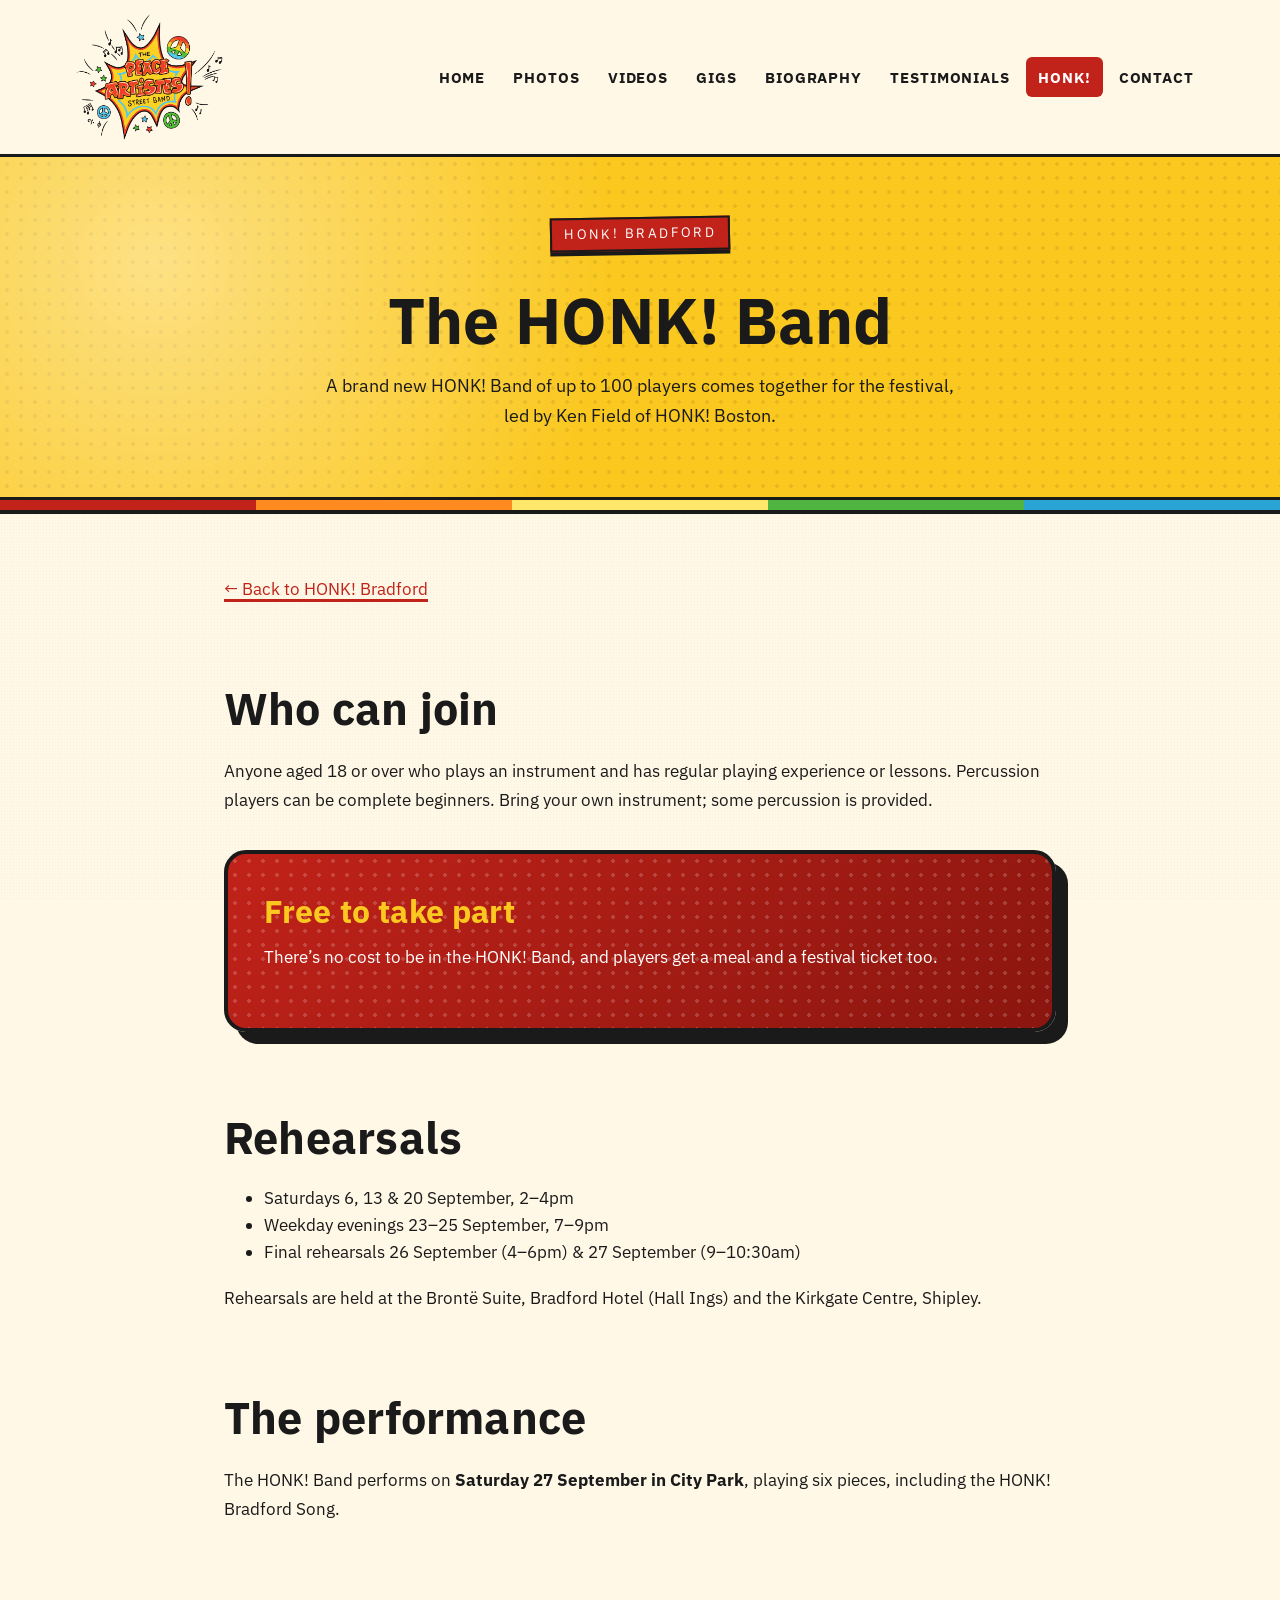
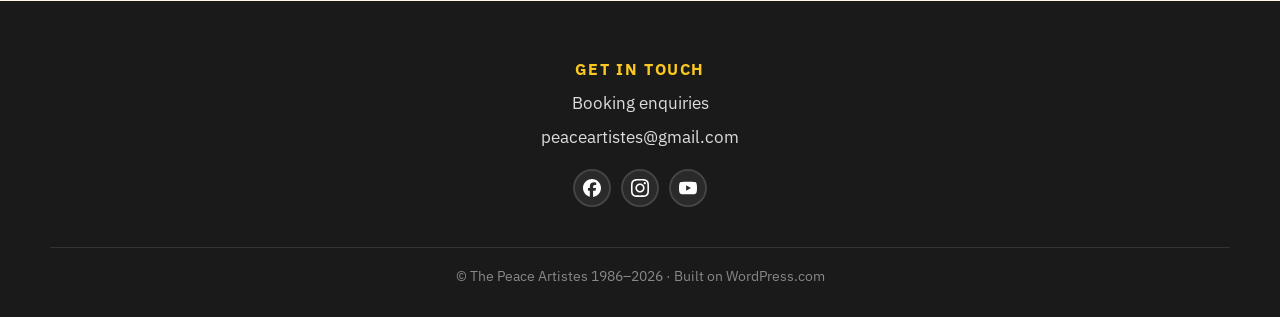
<file: honk-band.html>
<!doctype html>
<html lang="en-GB">
<head>
  <meta charset="utf-8">
  <meta name="viewport" content="width=device-width, initial-scale=1">
  <meta name="color-scheme" content="light">
  <title>HONK! Bradford: The HONK! Band · The Peace Artistes</title>
  <meta name="description" content="The HONK! Band: a one-off pick-up ensemble of up to 100 players, led by Ken Field of HONK! Boston, for HONK! Bradford 2025.">
  <link rel="preconnect" href="https://fonts.googleapis.com">
  <link rel="preconnect" href="https://fonts.gstatic.com" crossorigin>
  <link href="https://fonts.googleapis.com/css2?family=IBM+Plex+Sans:wght@400;500;600;700&display=swap" rel="stylesheet">
  <link rel="icon" type="image/png" sizes="32x32" href="assets/favicon-32.png">
  <link rel="icon" href="assets/favicon.ico">
  <link rel="apple-touch-icon" href="assets/favicon-180.png">
  <link rel="stylesheet" href="styles.css">
</head>
<body>

<a class="skip-link" href="#main">Skip to main content</a>

<header class="site-header">
  <div class="container">
    <a class="site-logo" href="index.html" aria-label="The Peace Artistes, Home">
      <img src="assets/logo-colour-transparent.png" alt="The Peace Artistes Street Band">
    </a>
    <button class="nav-toggle" type="button" aria-controls="primary-nav" aria-expanded="false" aria-label="Toggle navigation menu" onclick="(function(b){var n=document.getElementById('primary-nav');var open=n.classList.toggle('is-open');b.setAttribute('aria-expanded', open?'true':'false');})(this)"><span aria-hidden="true">&#9776;</span></button>
    <nav class="site-nav" id="primary-nav" aria-label="Primary">
      <ul>
        <li><a href="index.html">Home</a></li>
        <li><a href="photos.html">Photos</a></li>
        <li><a href="videos.html">Videos</a></li>
        <li><a href="gigs.html">Gigs</a></li>
        <li><a href="biography.html">Biography</a></li>
        <li><a href="testimonials.html">Testimonials</a></li>
        <li><a href="honk.html" class="is-active">HONK!</a></li>
        <li><a href="contact.html">Contact</a></li>
      </ul>
    </nav>
  </div>
</header>

<main id="main">

  <section class="page-hero">
    <div class="container">
      <span class="eyebrow">HONK! Bradford</span>
      <h1>The HONK! Band</h1>
      <p class="lead">A brand new HONK! Band of up to 100 players comes together for the festival, led by Ken Field of HONK! Boston.</p>
    </div>
  </section>

  <section class="honk-stack">
    <div class="container">
      <p><a href="honk.html">&larr; Back to HONK! Bradford</a></p>

      <h2>Who can join</h2>
      <p>Anyone aged 18 or over who plays an instrument and has regular playing experience or lessons. Percussion players can be complete beginners. Bring your own instrument; some percussion is provided.</p>

      <div class="honk-banner">
        <h3>Free to take part</h3>
        <p>There’s no cost to be in the HONK! Band, and players get a meal and a festival ticket too.</p>
      </div>

      <h2>Rehearsals</h2>
      <ul>
        <li>Saturdays 6, 13 &amp; 20 September, 2–4pm</li>
        <li>Weekday evenings 23–25 September, 7–9pm</li>
        <li>Final rehearsals 26 September (4–6pm) &amp; 27 September (9–10:30am)</li>
      </ul>
      <p>Rehearsals are held at the Brontë Suite, Bradford Hotel (Hall Ings) and the Kirkgate Centre, Shipley.</p>

      <h2>The performance</h2>
      <p>The HONK! Band performs on <strong>Saturday 27 September in City Park</strong>, playing six pieces, including the HONK! Bradford Song.</p>
    </div>
  </section>

</main>

<footer class="site-footer">
  <div class="container">
    <div>
      <h2>Get in touch</h2>
      <ul>
        <li><a href="contact.html">Booking enquiries</a></li>

        <li><a href="mailto:peaceartistes@gmail.com">peaceartistes@gmail.com</a></li>
      </ul>
        <div style="margin-top: 18px;"><div class="socials" aria-label="Social links">
        <a href="https://www.facebook.com/PeaceArtistes" target="_blank" rel="noopener" aria-label="Facebook"><svg xmlns="http://www.w3.org/2000/svg" viewBox="0 0 24 24" width="18" height="18" fill="currentColor" aria-hidden="true"><path d="M9.101 23.691v-7.98H6.627v-3.667h2.474v-1.58c0-4.085 1.848-5.978 5.858-5.978.401 0 .955.042 1.468.103a8.68 8.68 0 0 1 1.141.195v3.325a8.623 8.623 0 0 0-.653-.036 26.805 26.805 0 0 0-.733-.009c-.707 0-1.259.096-1.675.309a1.686 1.686 0 0 0-.679.622c-.258.42-.374.995-.374 1.752v1.297h3.919l-.386 2.103-.287 1.564h-3.246v8.245C19.396 23.238 24 18.179 24 12.044c0-6.627-5.373-12-12-12s-12 5.373-12 12c0 5.628 3.874 10.35 9.101 11.647Z"/></svg></a>
        <a href="https://www.instagram.com/peaceartistes/" target="_blank" rel="noopener" aria-label="Instagram"><svg xmlns="http://www.w3.org/2000/svg" viewBox="0 0 24 24" width="18" height="18" fill="currentColor" aria-hidden="true"><path d="M12 0C8.74 0 8.333.015 7.053.072 5.775.132 4.905.333 4.14.63c-.789.306-1.459.717-2.126 1.384S.935 3.35.63 4.14C.333 4.905.131 5.775.072 7.053.012 8.333 0 8.74 0 12s.015 3.667.072 4.947c.06 1.277.261 2.148.558 2.913.306.788.717 1.459 1.384 2.126.667.666 1.336 1.079 2.126 1.384.766.296 1.636.499 2.913.558C8.333 23.988 8.74 24 12 24s3.667-.015 4.947-.072c1.277-.06 2.148-.262 2.913-.558.788-.306 1.459-.718 2.126-1.384.666-.667 1.079-1.335 1.384-2.126.296-.765.499-1.636.558-2.913.06-1.28.072-1.687.072-4.947s-.015-3.667-.072-4.947c-.06-1.277-.262-2.149-.558-2.913-.306-.789-.718-1.459-1.384-2.126C21.319 1.347 20.651.935 19.86.63c-.765-.297-1.636-.499-2.913-.558C15.667.012 15.26 0 12 0zm0 2.16c3.203 0 3.585.016 4.85.071 1.17.055 1.805.249 2.227.415.562.217.96.477 1.382.896.419.42.679.819.896 1.381.164.422.36 1.057.413 2.227.057 1.266.07 1.646.07 4.85s-.015 3.585-.074 4.85c-.061 1.17-.256 1.805-.421 2.227-.224.562-.479.96-.897 1.382-.419.419-.824.679-1.381.896-.42.164-1.065.36-2.235.413-1.274.057-1.649.07-4.859.07-3.211 0-3.586-.015-4.859-.074-1.171-.061-1.816-.256-2.236-.421-.569-.224-.96-.479-1.379-.897-.421-.419-.69-.824-.9-1.38-.165-.42-.359-1.065-.42-2.235-.045-1.26-.061-1.649-.061-4.844 0-3.196.016-3.586.061-4.861.061-1.17.255-1.814.42-2.234.21-.57.479-.96.9-1.381.419-.419.81-.689 1.379-.898.42-.166 1.051-.361 2.221-.421 1.275-.045 1.65-.06 4.859-.06l.045.03zm0 3.678c-3.405 0-6.162 2.76-6.162 6.162 0 3.405 2.76 6.162 6.162 6.162 3.405 0 6.162-2.76 6.162-6.162 0-3.405-2.76-6.162-6.162-6.162zM12 16c-2.21 0-4-1.79-4-4s1.79-4 4-4 4 1.79 4 4-1.79 4-4 4zm7.846-10.405c0 .795-.646 1.44-1.44 1.44-.795 0-1.44-.646-1.44-1.44 0-.794.646-1.439 1.44-1.439.793-.001 1.44.645 1.44 1.439z"/></svg></a>
        <a href="https://www.youtube.com/@PeaceArtistes" target="_blank" rel="noopener" aria-label="YouTube"><svg xmlns="http://www.w3.org/2000/svg" viewBox="0 0 24 24" width="18" height="18" fill="currentColor" aria-hidden="true"><path d="M23.498 6.186a3.016 3.016 0 0 0-2.122-2.136C19.505 3.545 12 3.545 12 3.545s-7.505 0-9.377.505A3.017 3.017 0 0 0 .502 6.186C0 8.07 0 12 0 12s0 3.93.502 5.814a3.016 3.016 0 0 0 2.122 2.136c1.871.505 9.376.505 9.376.505s7.505 0 9.377-.505a3.015 3.015 0 0 0 2.122-2.136C24 15.93 24 12 24 12s0-3.93-.502-5.814zM9.545 15.568V8.432L15.818 12l-6.273 3.568z"/></svg></a>
      </div></div>
    </div>
  </div>
  <div class="legal container">
    &copy; The Peace Artistes 1986–<span id="yr"></span> &middot; Built on WordPress.com
  </div>
</footer>
<script>document.getElementById('yr').textContent = new Date().getFullYear();</script>

</body>
</html>
</file>
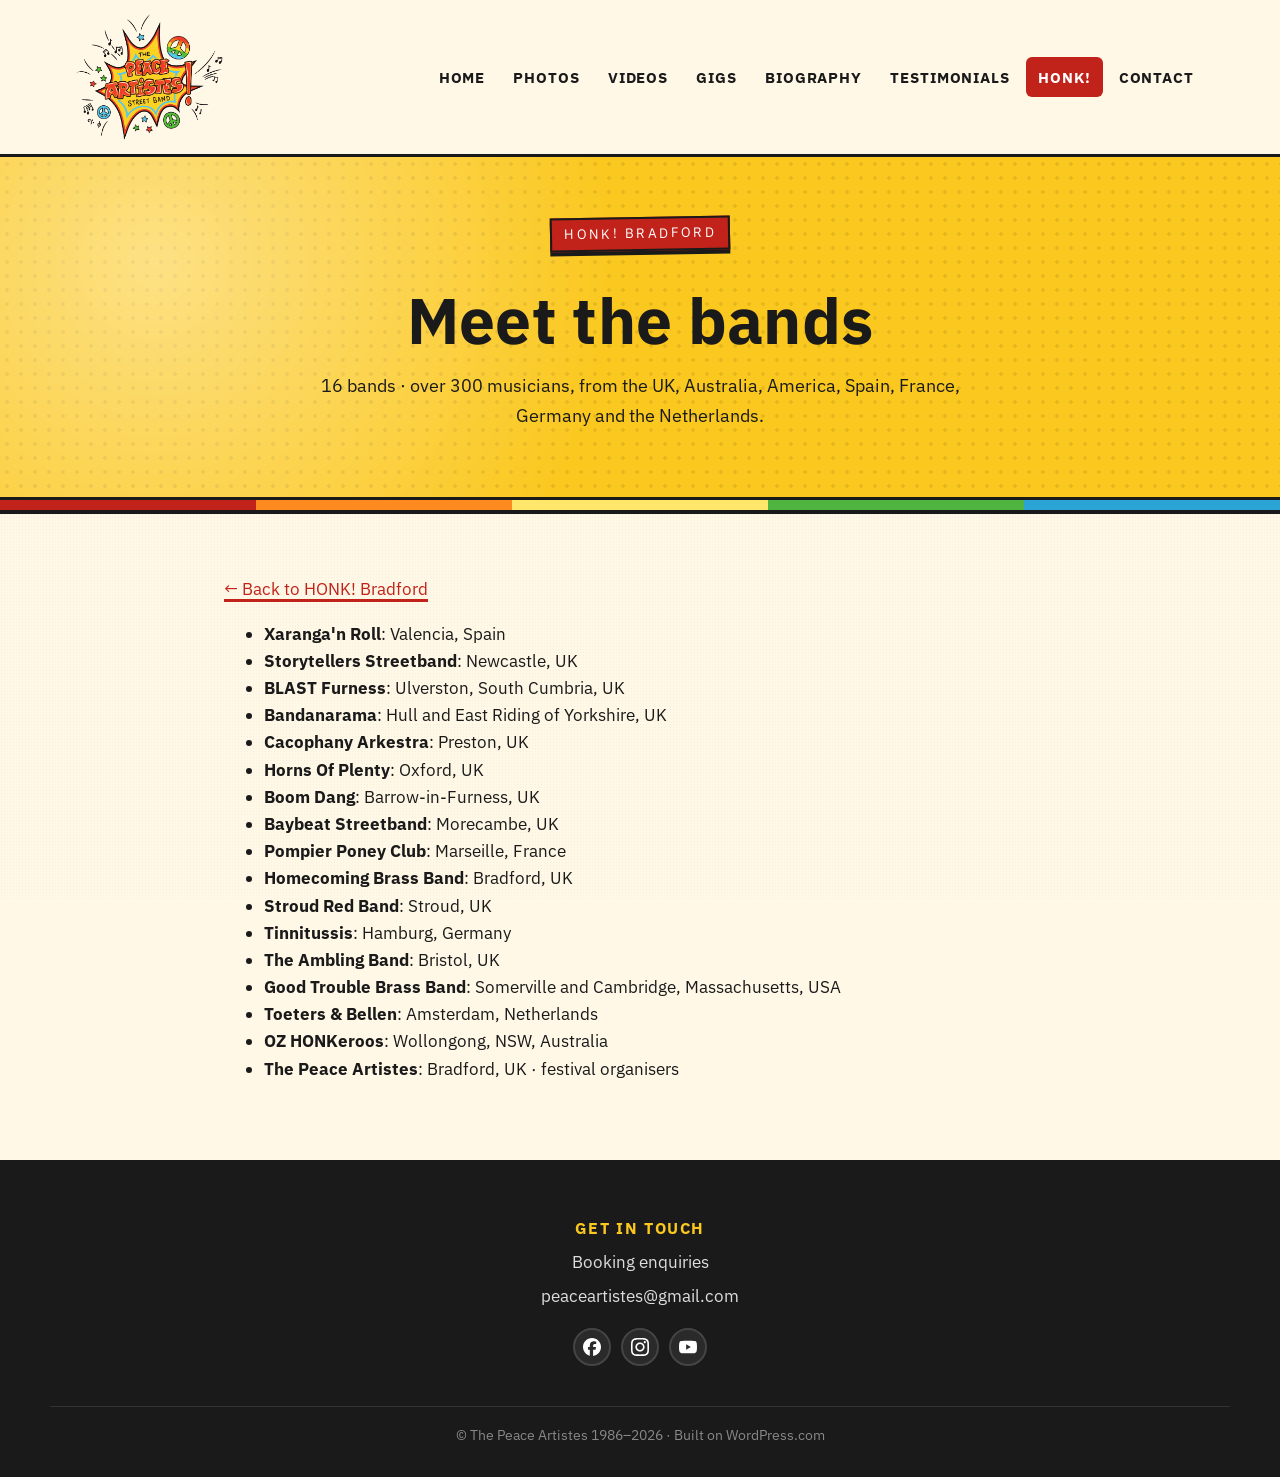
<file: honk-meet-the-bands.html>
<!doctype html>
<html lang="en-GB">
<head>
  <meta charset="utf-8">
  <meta name="viewport" content="width=device-width, initial-scale=1">
  <meta name="color-scheme" content="light">
  <title>HONK! Bradford: Meet the bands · The Peace Artistes</title>
  <meta name="description" content="The 16 international and UK street bands, over 300 musicians, who played HONK! Bradford for Bradford City of Culture 2025.">
  <link rel="preconnect" href="https://fonts.googleapis.com">
  <link rel="preconnect" href="https://fonts.gstatic.com" crossorigin>
  <link href="https://fonts.googleapis.com/css2?family=IBM+Plex+Sans:wght@400;500;600;700&display=swap" rel="stylesheet">
  <link rel="icon" type="image/png" sizes="32x32" href="assets/favicon-32.png">
  <link rel="icon" href="assets/favicon.ico">
  <link rel="apple-touch-icon" href="assets/favicon-180.png">
  <link rel="stylesheet" href="styles.css">
</head>
<body>

<a class="skip-link" href="#main">Skip to main content</a>

<header class="site-header">
  <div class="container">
    <a class="site-logo" href="index.html" aria-label="The Peace Artistes, Home">
      <img src="assets/logo-colour-transparent.png" alt="The Peace Artistes Street Band">
    </a>
    <button class="nav-toggle" type="button" aria-controls="primary-nav" aria-expanded="false" aria-label="Toggle navigation menu" onclick="(function(b){var n=document.getElementById('primary-nav');var open=n.classList.toggle('is-open');b.setAttribute('aria-expanded', open?'true':'false');})(this)"><span aria-hidden="true">&#9776;</span></button>
    <nav class="site-nav" id="primary-nav" aria-label="Primary">
      <ul>
        <li><a href="index.html">Home</a></li>
        <li><a href="photos.html">Photos</a></li>
        <li><a href="videos.html">Videos</a></li>
        <li><a href="gigs.html">Gigs</a></li>
        <li><a href="biography.html">Biography</a></li>
        <li><a href="testimonials.html">Testimonials</a></li>
        <li><a href="honk.html" class="is-active">HONK!</a></li>
        <li><a href="contact.html">Contact</a></li>
      </ul>
    </nav>
  </div>
</header>

<main id="main">

  <section class="page-hero">
    <div class="container">
      <span class="eyebrow">HONK! Bradford</span>
      <h1>Meet the bands</h1>
      <p class="lead">16 bands &middot; over 300 musicians, from the UK, Australia, America, Spain, France, Germany and the Netherlands.</p>
    </div>
  </section>

  <section class="honk-stack">
    <div class="container">
      <p><a href="honk.html">&larr; Back to HONK! Bradford</a></p>

      <ul class="honk-bands">
        <li><strong>Xaranga'n Roll</strong>: Valencia, Spain</li>
        <li><strong>Storytellers Streetband</strong>: Newcastle, UK</li>
        <li><strong>BLAST Furness</strong>: Ulverston, South Cumbria, UK</li>
        <li><strong>Bandanarama</strong>: Hull and East Riding of Yorkshire, UK</li>
        <li><strong>Cacophany Arkestra</strong>: Preston, UK</li>
        <li><strong>Horns Of Plenty</strong>: Oxford, UK</li>
        <li><strong>Boom Dang</strong>: Barrow-in-Furness, UK</li>
        <li><strong>Baybeat Streetband</strong>: Morecambe, UK</li>
        <li><strong>Pompier Poney Club</strong>: Marseille, France</li>
        <li><strong>Homecoming Brass Band</strong>: Bradford, UK</li>
        <li><strong>Stroud Red Band</strong>: Stroud, UK</li>
        <li><strong>Tinnitussis</strong>: Hamburg, Germany</li>
        <li><strong>The Ambling Band</strong>: Bristol, UK</li>
        <li><strong>Good Trouble Brass Band</strong>: Somerville and Cambridge, Massachusetts, USA</li>
        <li><strong>Toeters &amp; Bellen</strong>: Amsterdam, Netherlands</li>
        <li><strong>OZ HONKeroos</strong>: Wollongong, NSW, Australia</li>
        <li><strong>The Peace Artistes</strong>: Bradford, UK &middot; festival organisers</li>
      </ul>
    </div>
  </section>

</main>

<footer class="site-footer">
  <div class="container">
    <div>
      <h2>Get in touch</h2>
      <ul>
        <li><a href="contact.html">Booking enquiries</a></li>

        <li><a href="mailto:peaceartistes@gmail.com">peaceartistes@gmail.com</a></li>
      </ul>
        <div style="margin-top: 18px;"><div class="socials" aria-label="Social links">
        <a href="https://www.facebook.com/PeaceArtistes" target="_blank" rel="noopener" aria-label="Facebook"><svg xmlns="http://www.w3.org/2000/svg" viewBox="0 0 24 24" width="18" height="18" fill="currentColor" aria-hidden="true"><path d="M9.101 23.691v-7.98H6.627v-3.667h2.474v-1.58c0-4.085 1.848-5.978 5.858-5.978.401 0 .955.042 1.468.103a8.68 8.68 0 0 1 1.141.195v3.325a8.623 8.623 0 0 0-.653-.036 26.805 26.805 0 0 0-.733-.009c-.707 0-1.259.096-1.675.309a1.686 1.686 0 0 0-.679.622c-.258.42-.374.995-.374 1.752v1.297h3.919l-.386 2.103-.287 1.564h-3.246v8.245C19.396 23.238 24 18.179 24 12.044c0-6.627-5.373-12-12-12s-12 5.373-12 12c0 5.628 3.874 10.35 9.101 11.647Z"/></svg></a>
        <a href="https://www.instagram.com/peaceartistes/" target="_blank" rel="noopener" aria-label="Instagram"><svg xmlns="http://www.w3.org/2000/svg" viewBox="0 0 24 24" width="18" height="18" fill="currentColor" aria-hidden="true"><path d="M12 0C8.74 0 8.333.015 7.053.072 5.775.132 4.905.333 4.14.63c-.789.306-1.459.717-2.126 1.384S.935 3.35.63 4.14C.333 4.905.131 5.775.072 7.053.012 8.333 0 8.74 0 12s.015 3.667.072 4.947c.06 1.277.261 2.148.558 2.913.306.788.717 1.459 1.384 2.126.667.666 1.336 1.079 2.126 1.384.766.296 1.636.499 2.913.558C8.333 23.988 8.74 24 12 24s3.667-.015 4.947-.072c1.277-.06 2.148-.262 2.913-.558.788-.306 1.459-.718 2.126-1.384.666-.667 1.079-1.335 1.384-2.126.296-.765.499-1.636.558-2.913.06-1.28.072-1.687.072-4.947s-.015-3.667-.072-4.947c-.06-1.277-.262-2.149-.558-2.913-.306-.789-.718-1.459-1.384-2.126C21.319 1.347 20.651.935 19.86.63c-.765-.297-1.636-.499-2.913-.558C15.667.012 15.26 0 12 0zm0 2.16c3.203 0 3.585.016 4.85.071 1.17.055 1.805.249 2.227.415.562.217.96.477 1.382.896.419.42.679.819.896 1.381.164.422.36 1.057.413 2.227.057 1.266.07 1.646.07 4.85s-.015 3.585-.074 4.85c-.061 1.17-.256 1.805-.421 2.227-.224.562-.479.96-.897 1.382-.419.419-.824.679-1.381.896-.42.164-1.065.36-2.235.413-1.274.057-1.649.07-4.859.07-3.211 0-3.586-.015-4.859-.074-1.171-.061-1.816-.256-2.236-.421-.569-.224-.96-.479-1.379-.897-.421-.419-.69-.824-.9-1.38-.165-.42-.359-1.065-.42-2.235-.045-1.26-.061-1.649-.061-4.844 0-3.196.016-3.586.061-4.861.061-1.17.255-1.814.42-2.234.21-.57.479-.96.9-1.381.419-.419.81-.689 1.379-.898.42-.166 1.051-.361 2.221-.421 1.275-.045 1.65-.06 4.859-.06l.045.03zm0 3.678c-3.405 0-6.162 2.76-6.162 6.162 0 3.405 2.76 6.162 6.162 6.162 3.405 0 6.162-2.76 6.162-6.162 0-3.405-2.76-6.162-6.162-6.162zM12 16c-2.21 0-4-1.79-4-4s1.79-4 4-4 4 1.79 4 4-1.79 4-4 4zm7.846-10.405c0 .795-.646 1.44-1.44 1.44-.795 0-1.44-.646-1.44-1.44 0-.794.646-1.439 1.44-1.439.793-.001 1.44.645 1.44 1.439z"/></svg></a>
        <a href="https://www.youtube.com/@PeaceArtistes" target="_blank" rel="noopener" aria-label="YouTube"><svg xmlns="http://www.w3.org/2000/svg" viewBox="0 0 24 24" width="18" height="18" fill="currentColor" aria-hidden="true"><path d="M23.498 6.186a3.016 3.016 0 0 0-2.122-2.136C19.505 3.545 12 3.545 12 3.545s-7.505 0-9.377.505A3.017 3.017 0 0 0 .502 6.186C0 8.07 0 12 0 12s0 3.93.502 5.814a3.016 3.016 0 0 0 2.122 2.136c1.871.505 9.376.505 9.376.505s7.505 0 9.377-.505a3.015 3.015 0 0 0 2.122-2.136C24 15.93 24 12 24 12s0-3.93-.502-5.814zM9.545 15.568V8.432L15.818 12l-6.273 3.568z"/></svg></a>
      </div></div>
    </div>
  </div>
  <div class="legal container">
    &copy; The Peace Artistes 1986–<span id="yr"></span> &middot; Built on WordPress.com
  </div>
</footer>
<script>document.getElementById('yr').textContent = new Date().getFullYear();</script>

</body>
</html>
</file>
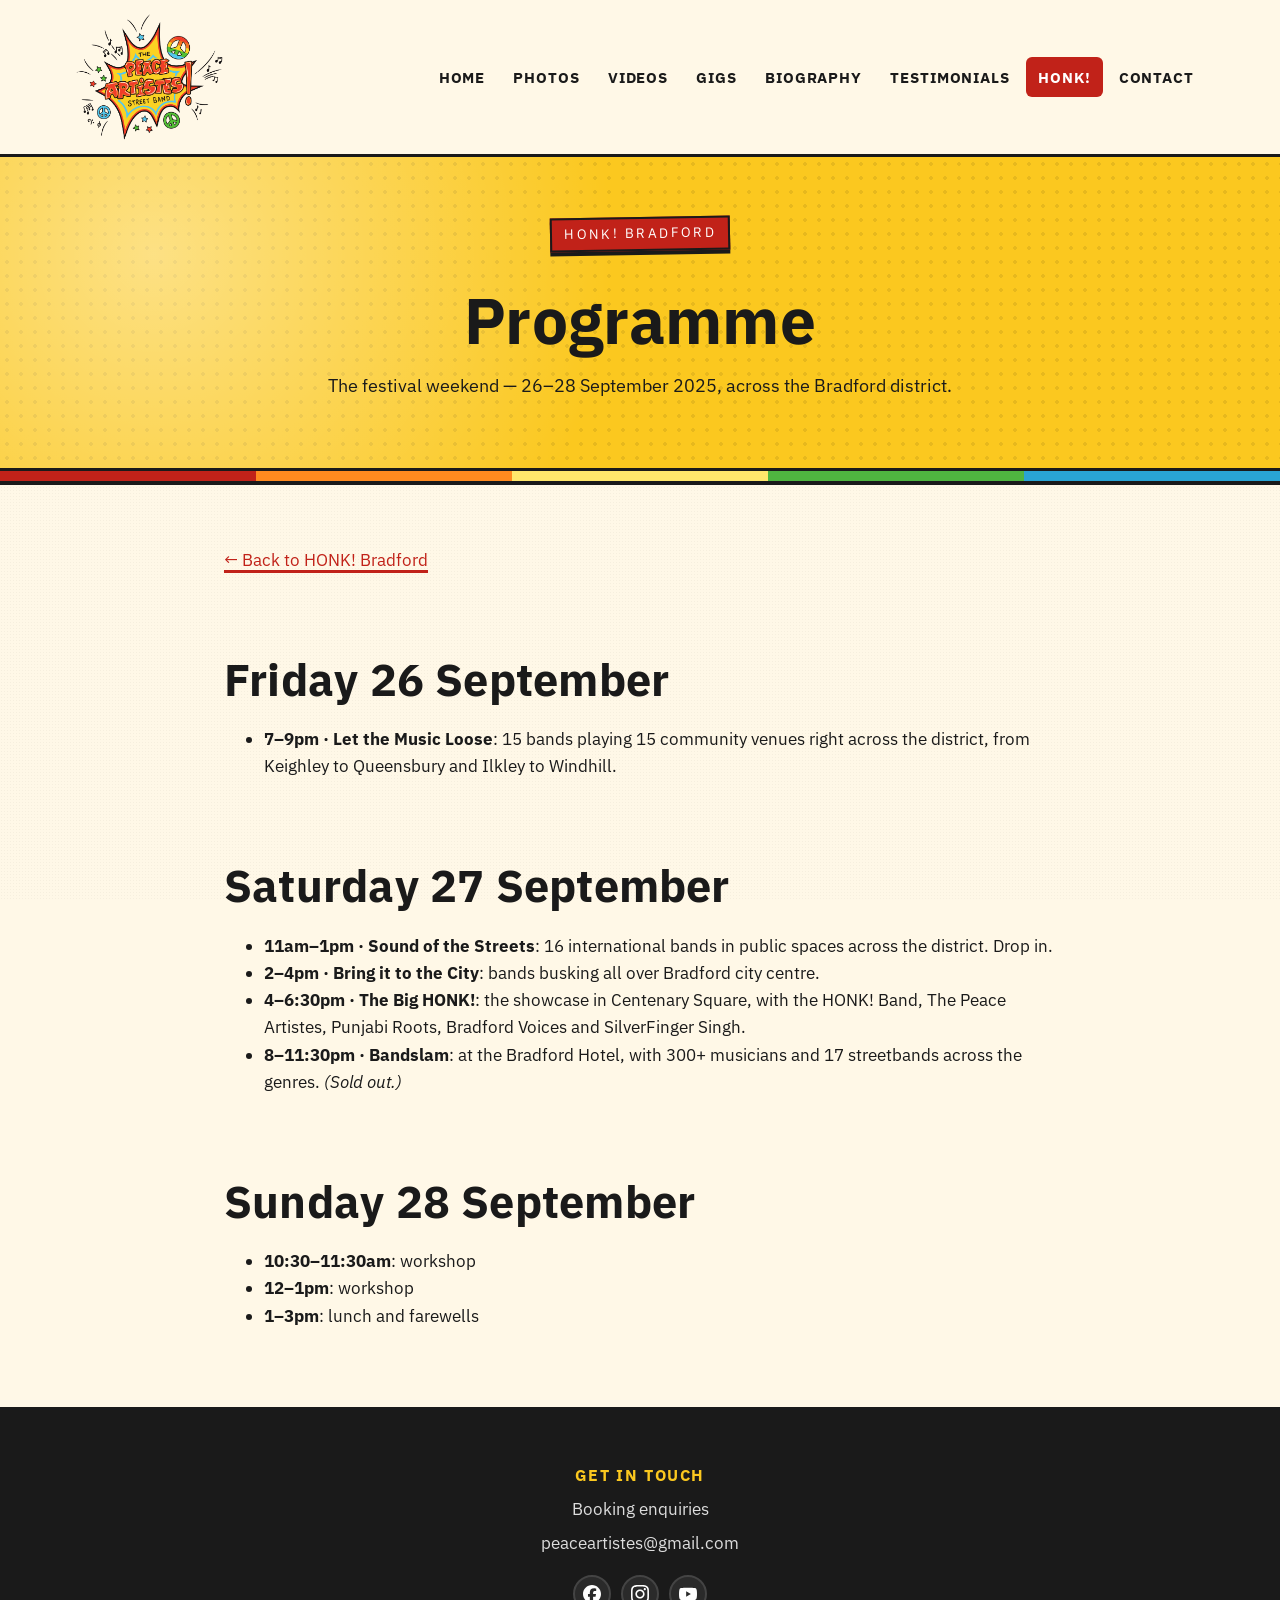
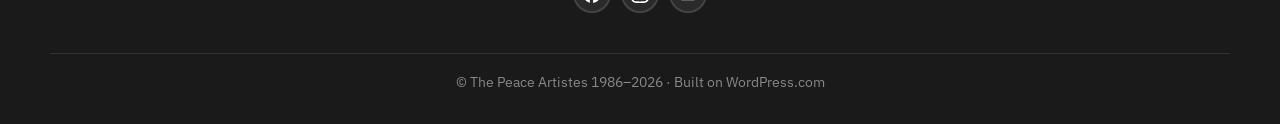
<file: honk-programme.html>
<!doctype html>
<html lang="en-GB">
<head>
  <meta charset="utf-8">
  <meta name="viewport" content="width=device-width, initial-scale=1">
  <meta name="color-scheme" content="light">
  <title>HONK! Bradford: Programme · The Peace Artistes</title>
  <meta name="description" content="The HONK! Bradford programme: the festival weekend of 26–28 September 2025 across the Bradford district.">
  <link rel="preconnect" href="https://fonts.googleapis.com">
  <link rel="preconnect" href="https://fonts.gstatic.com" crossorigin>
  <link href="https://fonts.googleapis.com/css2?family=IBM+Plex+Sans:wght@400;500;600;700&display=swap" rel="stylesheet">
  <link rel="icon" type="image/png" sizes="32x32" href="assets/favicon-32.png">
  <link rel="icon" href="assets/favicon.ico">
  <link rel="apple-touch-icon" href="assets/favicon-180.png">
  <link rel="stylesheet" href="styles.css">
</head>
<body>

<a class="skip-link" href="#main">Skip to main content</a>

<header class="site-header">
  <div class="container">
    <a class="site-logo" href="index.html" aria-label="The Peace Artistes, Home">
      <img src="assets/logo-colour-transparent.png" alt="The Peace Artistes Street Band">
    </a>
    <button class="nav-toggle" type="button" aria-controls="primary-nav" aria-expanded="false" aria-label="Toggle navigation menu" onclick="(function(b){var n=document.getElementById('primary-nav');var open=n.classList.toggle('is-open');b.setAttribute('aria-expanded', open?'true':'false');})(this)"><span aria-hidden="true">&#9776;</span></button>
    <nav class="site-nav" id="primary-nav" aria-label="Primary">
      <ul>
        <li><a href="index.html">Home</a></li>
        <li><a href="photos.html">Photos</a></li>
        <li><a href="videos.html">Videos</a></li>
        <li><a href="gigs.html">Gigs</a></li>
        <li><a href="biography.html">Biography</a></li>
        <li><a href="testimonials.html">Testimonials</a></li>
        <li><a href="honk.html" class="is-active">HONK!</a></li>
        <li><a href="contact.html">Contact</a></li>
      </ul>
    </nav>
  </div>
</header>

<main id="main">

  <section class="page-hero">
    <div class="container">
      <span class="eyebrow">HONK! Bradford</span>
      <h1>Programme</h1>
      <p class="lead">The festival weekend &mdash; 26–28 September 2025, across the Bradford district.</p>
    </div>
  </section>

  <section class="honk-stack">
    <div class="container">
      <p><a href="honk.html">&larr; Back to HONK! Bradford</a></p>

      <h2>Friday 26 September</h2>
      <ul>
        <li><strong>7–9pm &middot; Let the Music Loose</strong>: 15 bands playing 15 community venues right across the district, from Keighley to Queensbury and Ilkley to Windhill.</li>
      </ul>

      <h2>Saturday 27 September</h2>
      <ul>
        <li><strong>11am–1pm &middot; Sound of the Streets</strong>: 16 international bands in public spaces across the district. Drop in.</li>
        <li><strong>2–4pm &middot; Bring it to the City</strong>: bands busking all over Bradford city centre.</li>
        <li><strong>4–6:30pm &middot; The Big HONK!</strong>: the showcase in Centenary Square, with the HONK! Band, The Peace Artistes, Punjabi Roots, Bradford Voices and SilverFinger Singh.</li>
        <li><strong>8–11:30pm &middot; Bandslam</strong>: at the Bradford Hotel, with 300+ musicians and 17 streetbands across the genres. <em>(Sold out.)</em></li>
      </ul>

      <h2>Sunday 28 September</h2>
      <ul>
        <li><strong>10:30–11:30am</strong>: workshop</li>
        <li><strong>12–1pm</strong>: workshop</li>
        <li><strong>1–3pm</strong>: lunch and farewells</li>
      </ul>
    </div>
  </section>

</main>

<footer class="site-footer">
  <div class="container">
    <div>
      <h2>Get in touch</h2>
      <ul>
        <li><a href="contact.html">Booking enquiries</a></li>

        <li><a href="mailto:peaceartistes@gmail.com">peaceartistes@gmail.com</a></li>
      </ul>
        <div style="margin-top: 18px;"><div class="socials" aria-label="Social links">
        <a href="https://www.facebook.com/PeaceArtistes" target="_blank" rel="noopener" aria-label="Facebook"><svg xmlns="http://www.w3.org/2000/svg" viewBox="0 0 24 24" width="18" height="18" fill="currentColor" aria-hidden="true"><path d="M9.101 23.691v-7.98H6.627v-3.667h2.474v-1.58c0-4.085 1.848-5.978 5.858-5.978.401 0 .955.042 1.468.103a8.68 8.68 0 0 1 1.141.195v3.325a8.623 8.623 0 0 0-.653-.036 26.805 26.805 0 0 0-.733-.009c-.707 0-1.259.096-1.675.309a1.686 1.686 0 0 0-.679.622c-.258.42-.374.995-.374 1.752v1.297h3.919l-.386 2.103-.287 1.564h-3.246v8.245C19.396 23.238 24 18.179 24 12.044c0-6.627-5.373-12-12-12s-12 5.373-12 12c0 5.628 3.874 10.35 9.101 11.647Z"/></svg></a>
        <a href="https://www.instagram.com/peaceartistes/" target="_blank" rel="noopener" aria-label="Instagram"><svg xmlns="http://www.w3.org/2000/svg" viewBox="0 0 24 24" width="18" height="18" fill="currentColor" aria-hidden="true"><path d="M12 0C8.74 0 8.333.015 7.053.072 5.775.132 4.905.333 4.14.63c-.789.306-1.459.717-2.126 1.384S.935 3.35.63 4.14C.333 4.905.131 5.775.072 7.053.012 8.333 0 8.74 0 12s.015 3.667.072 4.947c.06 1.277.261 2.148.558 2.913.306.788.717 1.459 1.384 2.126.667.666 1.336 1.079 2.126 1.384.766.296 1.636.499 2.913.558C8.333 23.988 8.74 24 12 24s3.667-.015 4.947-.072c1.277-.06 2.148-.262 2.913-.558.788-.306 1.459-.718 2.126-1.384.666-.667 1.079-1.335 1.384-2.126.296-.765.499-1.636.558-2.913.06-1.28.072-1.687.072-4.947s-.015-3.667-.072-4.947c-.06-1.277-.262-2.149-.558-2.913-.306-.789-.718-1.459-1.384-2.126C21.319 1.347 20.651.935 19.86.63c-.765-.297-1.636-.499-2.913-.558C15.667.012 15.26 0 12 0zm0 2.16c3.203 0 3.585.016 4.85.071 1.17.055 1.805.249 2.227.415.562.217.96.477 1.382.896.419.42.679.819.896 1.381.164.422.36 1.057.413 2.227.057 1.266.07 1.646.07 4.85s-.015 3.585-.074 4.85c-.061 1.17-.256 1.805-.421 2.227-.224.562-.479.96-.897 1.382-.419.419-.824.679-1.381.896-.42.164-1.065.36-2.235.413-1.274.057-1.649.07-4.859.07-3.211 0-3.586-.015-4.859-.074-1.171-.061-1.816-.256-2.236-.421-.569-.224-.96-.479-1.379-.897-.421-.419-.69-.824-.9-1.38-.165-.42-.359-1.065-.42-2.235-.045-1.26-.061-1.649-.061-4.844 0-3.196.016-3.586.061-4.861.061-1.17.255-1.814.42-2.234.21-.57.479-.96.9-1.381.419-.419.81-.689 1.379-.898.42-.166 1.051-.361 2.221-.421 1.275-.045 1.65-.06 4.859-.06l.045.03zm0 3.678c-3.405 0-6.162 2.76-6.162 6.162 0 3.405 2.76 6.162 6.162 6.162 3.405 0 6.162-2.76 6.162-6.162 0-3.405-2.76-6.162-6.162-6.162zM12 16c-2.21 0-4-1.79-4-4s1.79-4 4-4 4 1.79 4 4-1.79 4-4 4zm7.846-10.405c0 .795-.646 1.44-1.44 1.44-.795 0-1.44-.646-1.44-1.44 0-.794.646-1.439 1.44-1.439.793-.001 1.44.645 1.44 1.439z"/></svg></a>
        <a href="https://www.youtube.com/@PeaceArtistes" target="_blank" rel="noopener" aria-label="YouTube"><svg xmlns="http://www.w3.org/2000/svg" viewBox="0 0 24 24" width="18" height="18" fill="currentColor" aria-hidden="true"><path d="M23.498 6.186a3.016 3.016 0 0 0-2.122-2.136C19.505 3.545 12 3.545 12 3.545s-7.505 0-9.377.505A3.017 3.017 0 0 0 .502 6.186C0 8.07 0 12 0 12s0 3.93.502 5.814a3.016 3.016 0 0 0 2.122 2.136c1.871.505 9.376.505 9.376.505s7.505 0 9.377-.505a3.015 3.015 0 0 0 2.122-2.136C24 15.93 24 12 24 12s0-3.93-.502-5.814zM9.545 15.568V8.432L15.818 12l-6.273 3.568z"/></svg></a>
      </div></div>
    </div>
  </div>
  <div class="legal container">
    &copy; The Peace Artistes 1986–<span id="yr"></span> &middot; Built on WordPress.com
  </div>
</footer>
<script>document.getElementById('yr').textContent = new Date().getFullYear();</script>

</body>
</html>
</file>
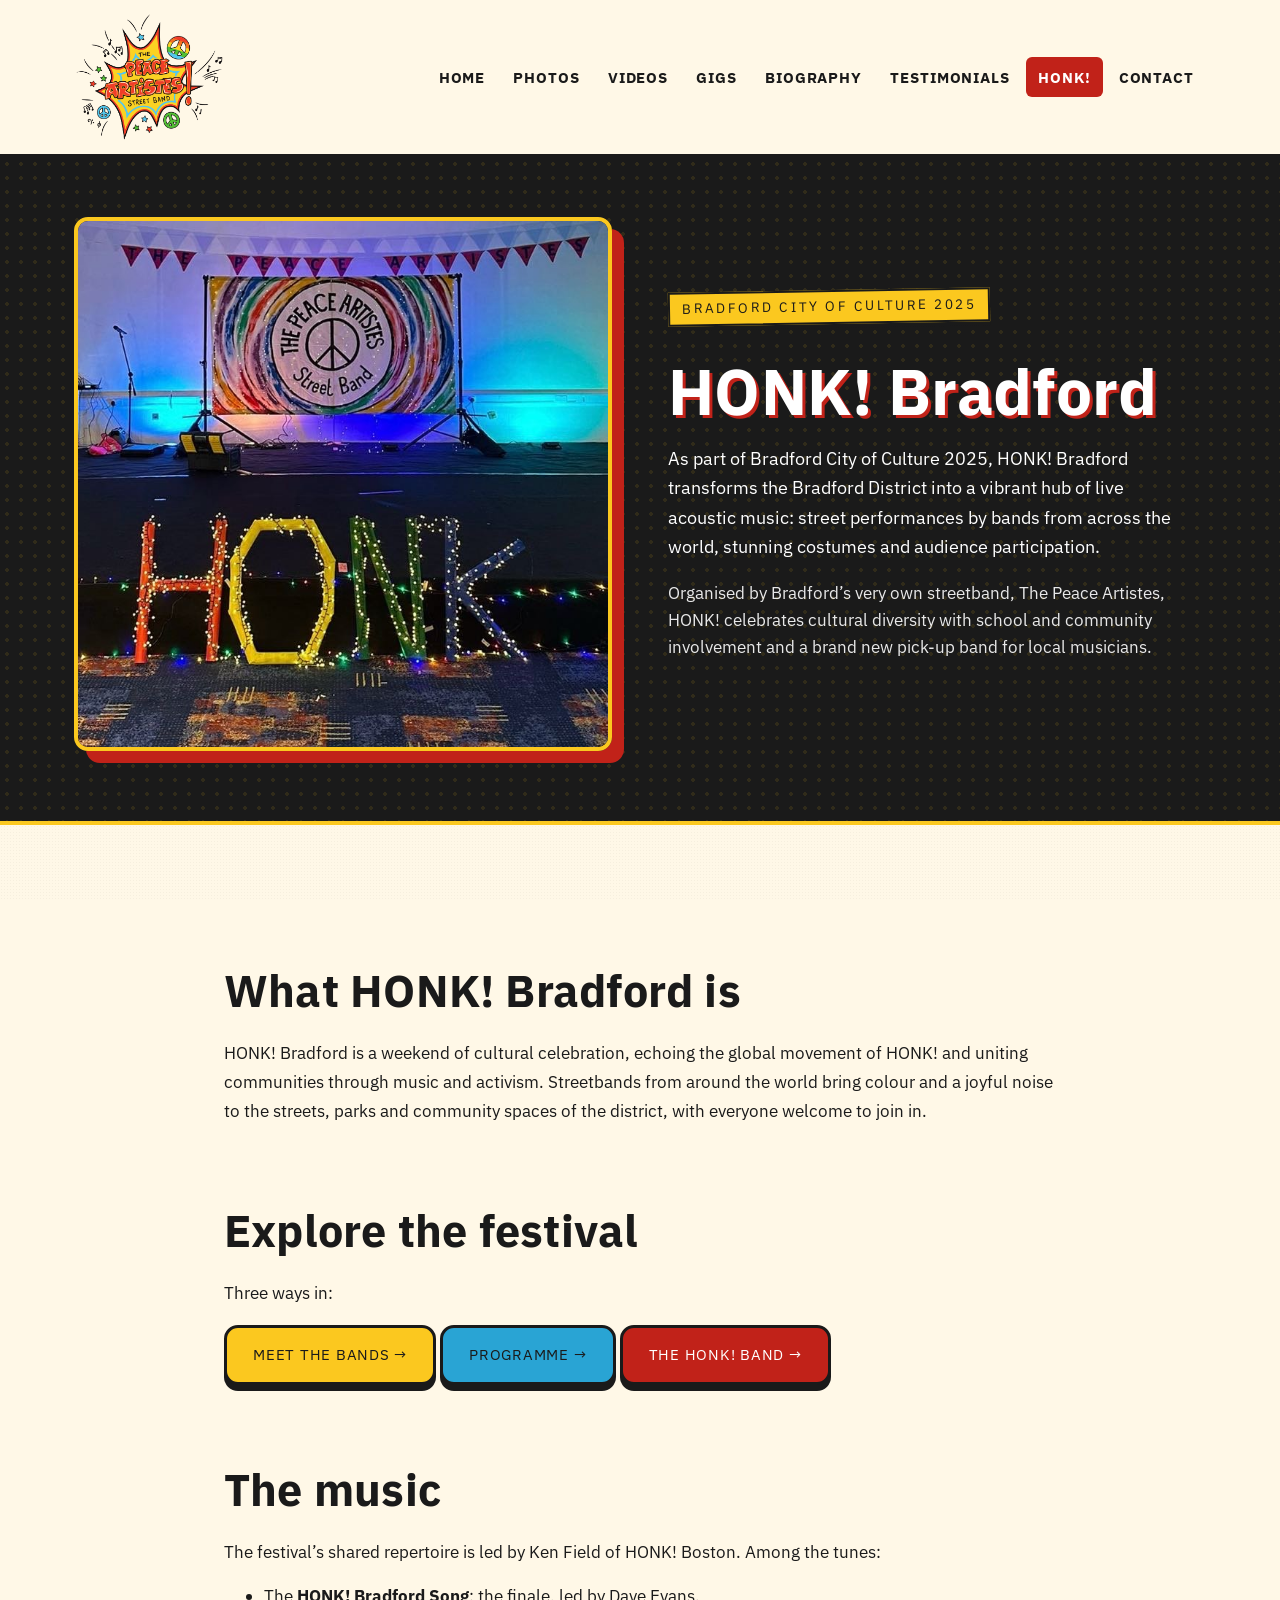
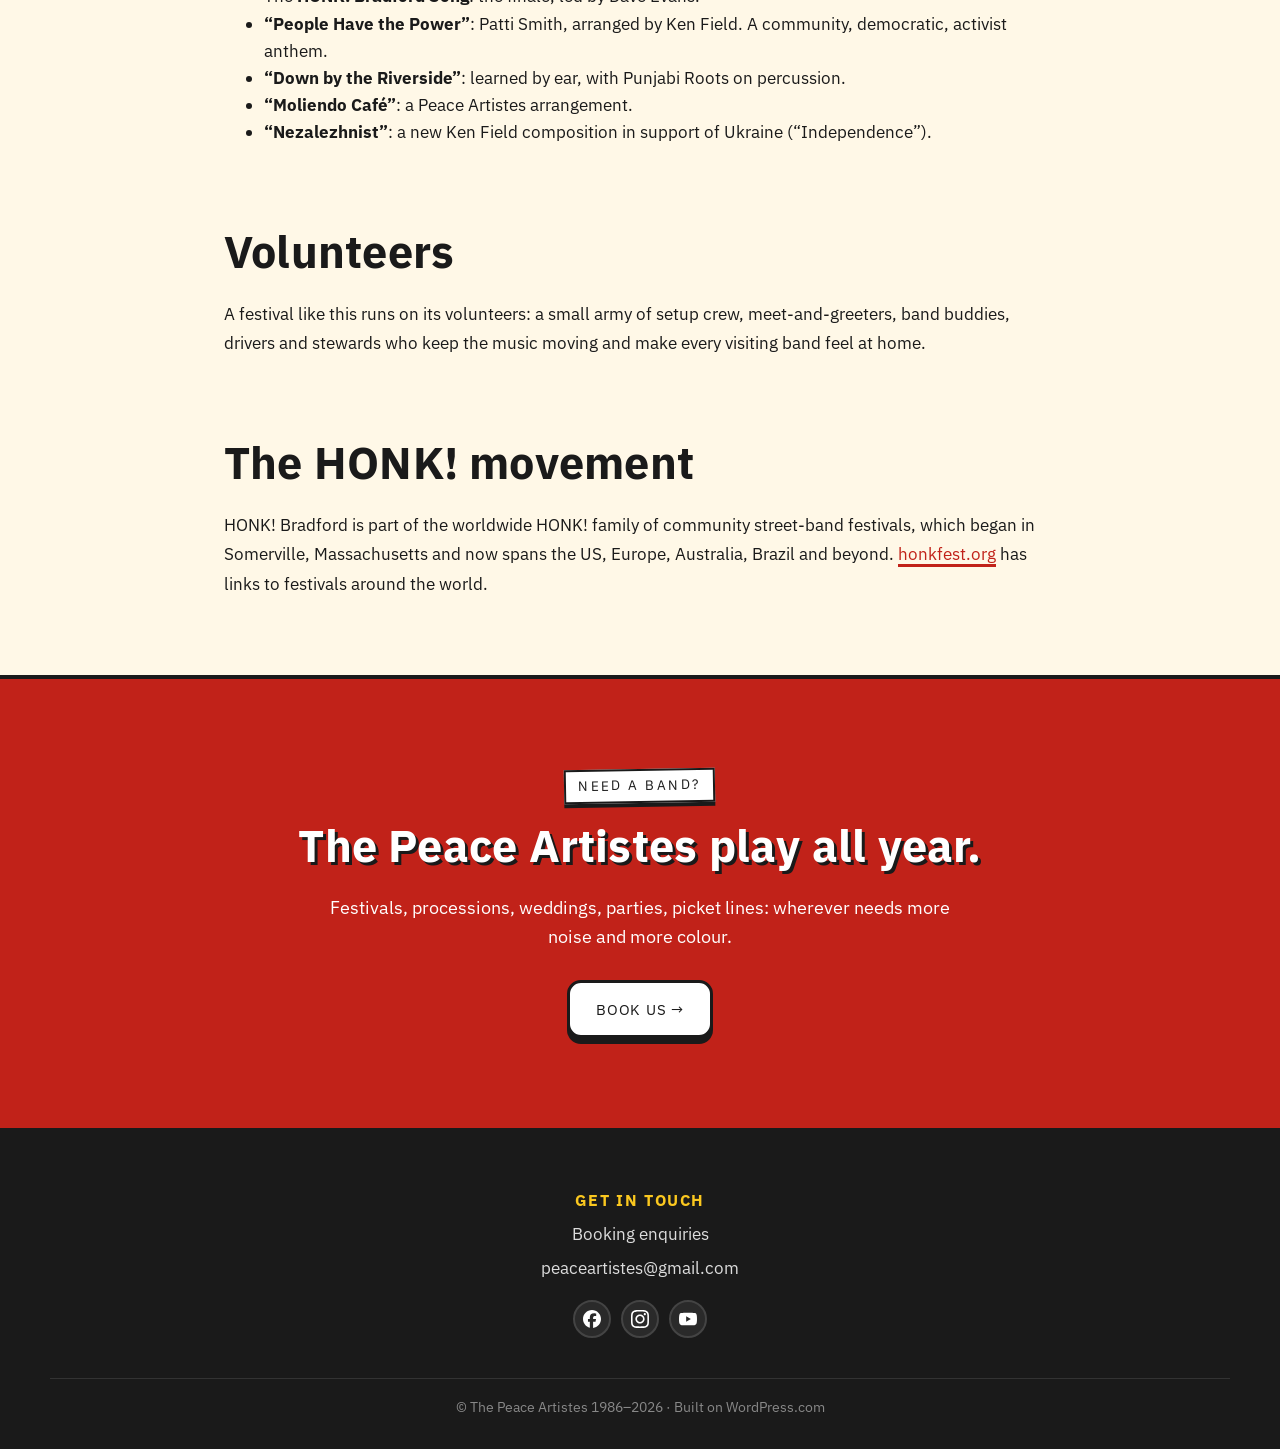
<file: honk.html>
<!doctype html>
<html lang="en-GB">
<head>
  <meta charset="utf-8">
  <meta name="viewport" content="width=device-width, initial-scale=1">
  <meta name="color-scheme" content="light">
  <title>HONK! Bradford · The Peace Artistes</title>
  <meta name="description" content="HONK! Bradford: a street-band festival for Bradford City of Culture 2025, organised by The Peace Artistes. Meet the bands, see the programme and the HONK! Band.">
  <link rel="preconnect" href="https://fonts.googleapis.com">
  <link rel="preconnect" href="https://fonts.gstatic.com" crossorigin>
  <link href="https://fonts.googleapis.com/css2?family=IBM+Plex+Sans:wght@400;500;600;700&display=swap" rel="stylesheet">
  <link rel="icon" type="image/png" sizes="32x32" href="assets/favicon-32.png">
  <link rel="icon" href="assets/favicon.ico">
  <link rel="apple-touch-icon" href="assets/favicon-180.png">
  <link rel="stylesheet" href="styles.css">
</head>
<body>

<a class="skip-link" href="#main">Skip to main content</a>

<header class="site-header">
  <div class="container">
    <a class="site-logo" href="index.html" aria-label="The Peace Artistes, Home">
      <img src="assets/logo-colour-transparent.png" alt="The Peace Artistes Street Band">
    </a>
    <button class="nav-toggle" type="button" aria-controls="primary-nav" aria-expanded="false" aria-label="Toggle navigation menu" onclick="(function(b){var n=document.getElementById('primary-nav');var open=n.classList.toggle('is-open');b.setAttribute('aria-expanded', open?'true':'false');})(this)"><span aria-hidden="true">&#9776;</span></button>
    <nav class="site-nav" id="primary-nav" aria-label="Primary">
      <ul>
        <li><a href="index.html">Home</a></li>
        <li><a href="photos.html">Photos</a></li>
        <li><a href="videos.html">Videos</a></li>
        <li><a href="gigs.html">Gigs</a></li>
        <li><a href="biography.html">Biography</a></li>
        <li><a href="testimonials.html">Testimonials</a></li>
        <li><a href="honk.html" class="is-active">HONK!</a></li>
        <li><a href="contact.html">Contact</a></li>
      </ul>
    </nav>
  </div>
</header>

<main id="main">

  <!-- ============ HONK! hero ========================================== -->
  <section class="honk-hero">
    <div class="container">
      <div class="honk-hero__photo">
        <img src="assets/honk-lights.jpg" alt="Giant HONK letters made of fairy lights on stage, with The Peace Artistes peace-sign banner as the backdrop">
      </div>
      <div class="honk-hero__copy">
        <span class="eyebrow" style="background: var(--pa-yellow);">Bradford City of Culture 2025</span>
        <h1>HONK! Bradford</h1>
        <p class="lead">As part of Bradford City of Culture 2025, HONK! Bradford transforms the Bradford District into a vibrant hub of live acoustic music: street performances by bands from across the world, stunning costumes and audience participation.</p>
        <p style="opacity:.9;">Organised by Bradford’s very own streetband, The Peace Artistes, HONK! celebrates cultural diversity with school and community involvement and a brand new pick-up band for local musicians.</p>
      </div>
    </div>
  </section>

  <!-- ============ Hub content ========================================= -->
  <section class="honk-stack">
    <div class="container">

      <h2>What HONK! Bradford is</h2>
      <p>HONK! Bradford is a weekend of cultural celebration, echoing the global movement of HONK! and uniting communities through music and activism. Streetbands from around the world bring colour and a joyful noise to the streets, parks and community spaces of the district, with everyone welcome to join in.</p>

      <h2>Explore the festival</h2>
      <p>Three ways in:</p>
      <p class="honk-links">
        <a class="btn" href="honk-meet-the-bands.html">Meet the bands &rarr;</a>
        <a class="btn btn--blue" href="honk-programme.html">Programme &rarr;</a>
        <a class="btn btn--red" href="honk-band.html">The HONK! Band &rarr;</a>
      </p>

      <h2>The music</h2>
      <p>The festival’s shared repertoire is led by Ken Field of HONK! Boston. Among the tunes:</p>
      <ul>
        <li>The <strong>HONK! Bradford Song</strong>: the finale, led by Dave Evans.</li>
        <li><strong>“People Have the Power”</strong>: Patti Smith, arranged by Ken Field. A community, democratic, activist anthem.</li>
        <li><strong>“Down by the Riverside”</strong>: learned by ear, with Punjabi Roots on percussion.</li>
        <li><strong>“Moliendo Café”</strong>: a Peace Artistes arrangement.</li>
        <li><strong>“Nezalezhnist”</strong>: a new Ken Field composition in support of Ukraine (“Independence”).</li>
      </ul>

      <h2>Volunteers</h2>
      <p>A festival like this runs on its volunteers: a small army of setup crew, meet-and-greeters, band buddies, drivers and stewards who keep the music moving and make every visiting band feel at home.</p>

      <h2>The HONK! movement</h2>
      <p>HONK! Bradford is part of the worldwide HONK! family of community street-band festivals, which began in Somerville, Massachusetts and now spans the US, Europe, Australia, Brazil and beyond. <a href="https://honkfest.org/" rel="noopener">honkfest.org</a> has links to festivals around the world.</p>

    </div>
  </section>

  <section class="booking-cta">
    <div class="container">
      <span class="eyebrow" style="background:#fff;">Need a band?</span>
      <h2>The Peace Artistes play all year.</h2>
      <p>Festivals, processions, weddings, parties, picket lines: wherever needs more noise and more colour.</p>
      <a class="btn btn--white" href="contact.html">Book us &rarr;</a>
    </div>
  </section>

</main>

<footer class="site-footer">
  <div class="container">
    <div>
      <h2>Get in touch</h2>
      <ul>
        <li><a href="contact.html">Booking enquiries</a></li>

        <li><a href="mailto:peaceartistes@gmail.com">peaceartistes@gmail.com</a></li>
      </ul>
        <div style="margin-top: 18px;"><div class="socials" aria-label="Social links">
        <a href="https://www.facebook.com/PeaceArtistes" target="_blank" rel="noopener" aria-label="Facebook"><svg xmlns="http://www.w3.org/2000/svg" viewBox="0 0 24 24" width="18" height="18" fill="currentColor" aria-hidden="true"><path d="M9.101 23.691v-7.98H6.627v-3.667h2.474v-1.58c0-4.085 1.848-5.978 5.858-5.978.401 0 .955.042 1.468.103a8.68 8.68 0 0 1 1.141.195v3.325a8.623 8.623 0 0 0-.653-.036 26.805 26.805 0 0 0-.733-.009c-.707 0-1.259.096-1.675.309a1.686 1.686 0 0 0-.679.622c-.258.42-.374.995-.374 1.752v1.297h3.919l-.386 2.103-.287 1.564h-3.246v8.245C19.396 23.238 24 18.179 24 12.044c0-6.627-5.373-12-12-12s-12 5.373-12 12c0 5.628 3.874 10.35 9.101 11.647Z"/></svg></a>
        <a href="https://www.instagram.com/peaceartistes/" target="_blank" rel="noopener" aria-label="Instagram"><svg xmlns="http://www.w3.org/2000/svg" viewBox="0 0 24 24" width="18" height="18" fill="currentColor" aria-hidden="true"><path d="M12 0C8.74 0 8.333.015 7.053.072 5.775.132 4.905.333 4.14.63c-.789.306-1.459.717-2.126 1.384S.935 3.35.63 4.14C.333 4.905.131 5.775.072 7.053.012 8.333 0 8.74 0 12s.015 3.667.072 4.947c.06 1.277.261 2.148.558 2.913.306.788.717 1.459 1.384 2.126.667.666 1.336 1.079 2.126 1.384.766.296 1.636.499 2.913.558C8.333 23.988 8.74 24 12 24s3.667-.015 4.947-.072c1.277-.06 2.148-.262 2.913-.558.788-.306 1.459-.718 2.126-1.384.666-.667 1.079-1.335 1.384-2.126.296-.765.499-1.636.558-2.913.06-1.28.072-1.687.072-4.947s-.015-3.667-.072-4.947c-.06-1.277-.262-2.149-.558-2.913-.306-.789-.718-1.459-1.384-2.126C21.319 1.347 20.651.935 19.86.63c-.765-.297-1.636-.499-2.913-.558C15.667.012 15.26 0 12 0zm0 2.16c3.203 0 3.585.016 4.85.071 1.17.055 1.805.249 2.227.415.562.217.96.477 1.382.896.419.42.679.819.896 1.381.164.422.36 1.057.413 2.227.057 1.266.07 1.646.07 4.85s-.015 3.585-.074 4.85c-.061 1.17-.256 1.805-.421 2.227-.224.562-.479.96-.897 1.382-.419.419-.824.679-1.381.896-.42.164-1.065.36-2.235.413-1.274.057-1.649.07-4.859.07-3.211 0-3.586-.015-4.859-.074-1.171-.061-1.816-.256-2.236-.421-.569-.224-.96-.479-1.379-.897-.421-.419-.69-.824-.9-1.38-.165-.42-.359-1.065-.42-2.235-.045-1.26-.061-1.649-.061-4.844 0-3.196.016-3.586.061-4.861.061-1.17.255-1.814.42-2.234.21-.57.479-.96.9-1.381.419-.419.81-.689 1.379-.898.42-.166 1.051-.361 2.221-.421 1.275-.045 1.65-.06 4.859-.06l.045.03zm0 3.678c-3.405 0-6.162 2.76-6.162 6.162 0 3.405 2.76 6.162 6.162 6.162 3.405 0 6.162-2.76 6.162-6.162 0-3.405-2.76-6.162-6.162-6.162zM12 16c-2.21 0-4-1.79-4-4s1.79-4 4-4 4 1.79 4 4-1.79 4-4 4zm7.846-10.405c0 .795-.646 1.44-1.44 1.44-.795 0-1.44-.646-1.44-1.44 0-.794.646-1.439 1.44-1.439.793-.001 1.44.645 1.44 1.439z"/></svg></a>
        <a href="https://www.youtube.com/@PeaceArtistes" target="_blank" rel="noopener" aria-label="YouTube"><svg xmlns="http://www.w3.org/2000/svg" viewBox="0 0 24 24" width="18" height="18" fill="currentColor" aria-hidden="true"><path d="M23.498 6.186a3.016 3.016 0 0 0-2.122-2.136C19.505 3.545 12 3.545 12 3.545s-7.505 0-9.377.505A3.017 3.017 0 0 0 .502 6.186C0 8.07 0 12 0 12s0 3.93.502 5.814a3.016 3.016 0 0 0 2.122 2.136c1.871.505 9.376.505 9.376.505s7.505 0 9.377-.505a3.015 3.015 0 0 0 2.122-2.136C24 15.93 24 12 24 12s0-3.93-.502-5.814zM9.545 15.568V8.432L15.818 12l-6.273 3.568z"/></svg></a>
      </div></div>
    </div>
  </div>
  <div class="legal container">
    &copy; The Peace Artistes 1986–<span id="yr"></span> &middot; Built on WordPress.com
  </div>
</footer>
<script>document.getElementById('yr').textContent = new Date().getFullYear();</script>

</body>
</html>
</file>
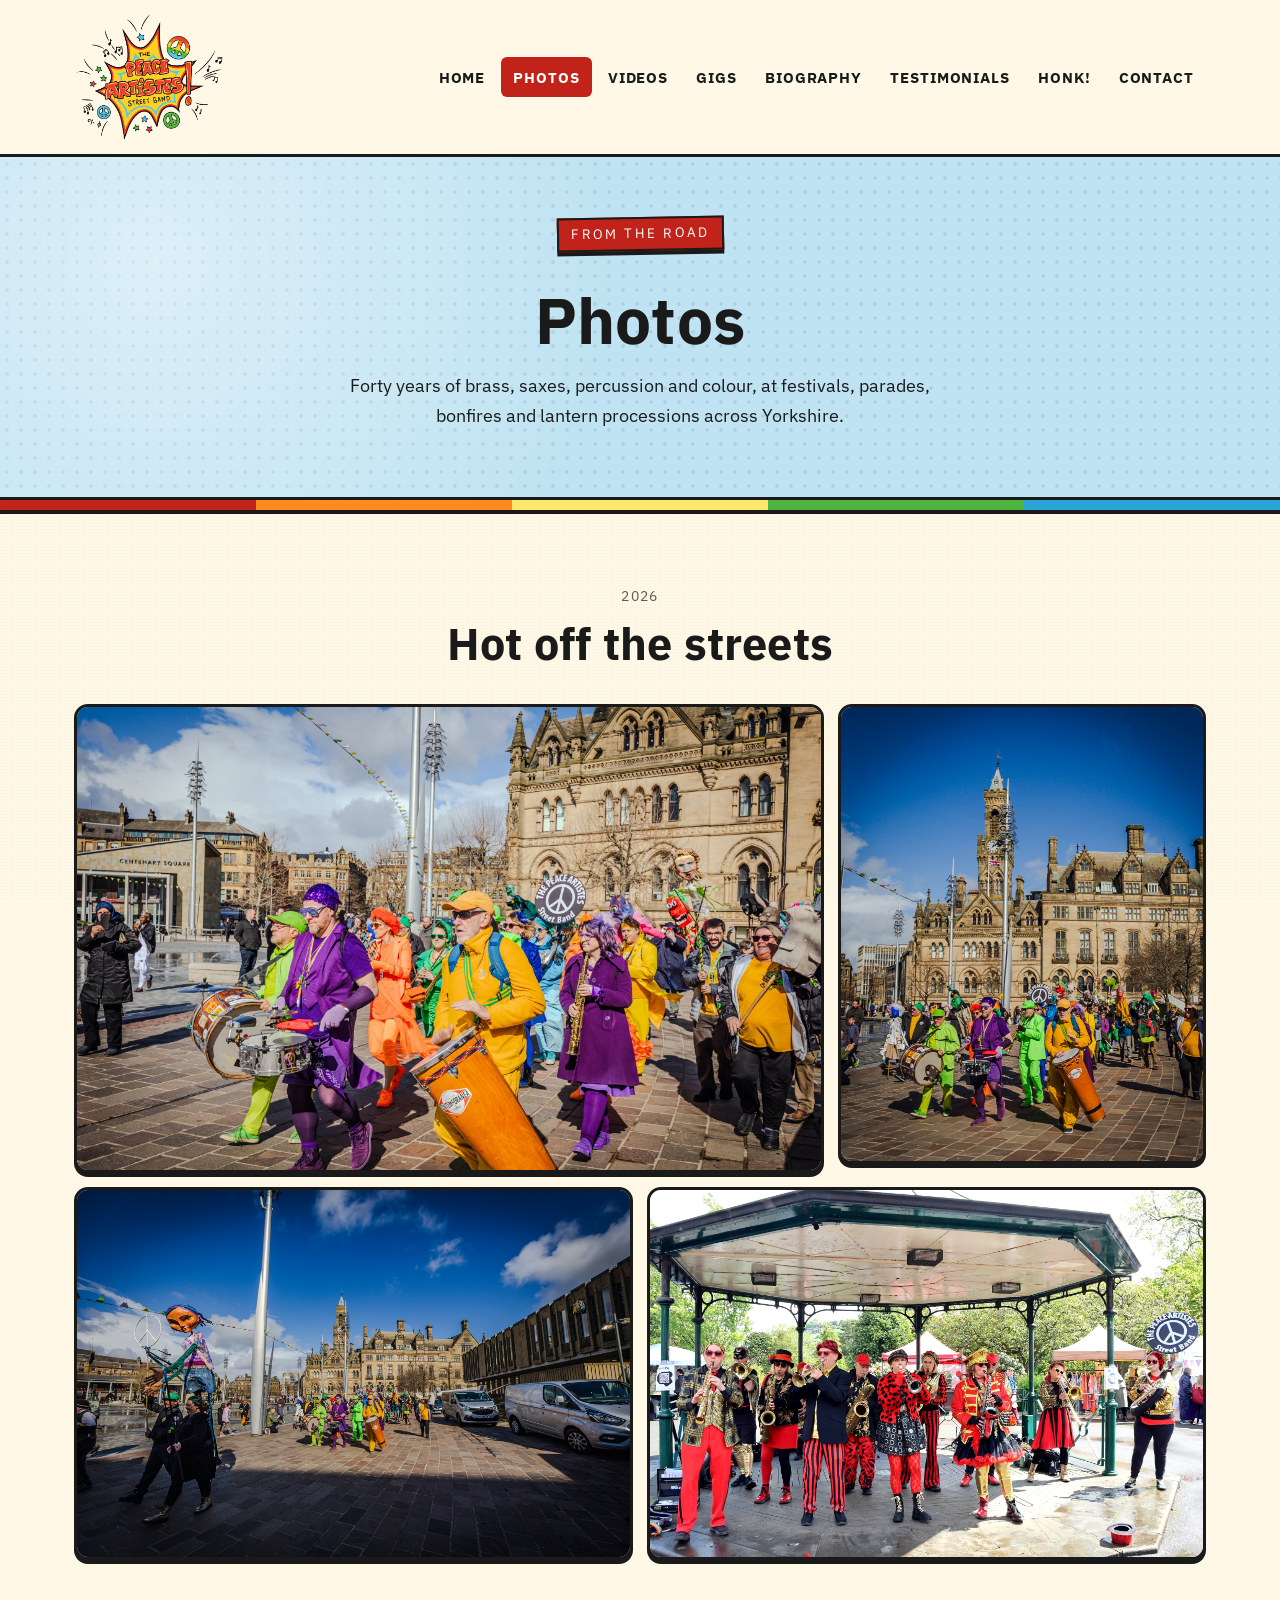
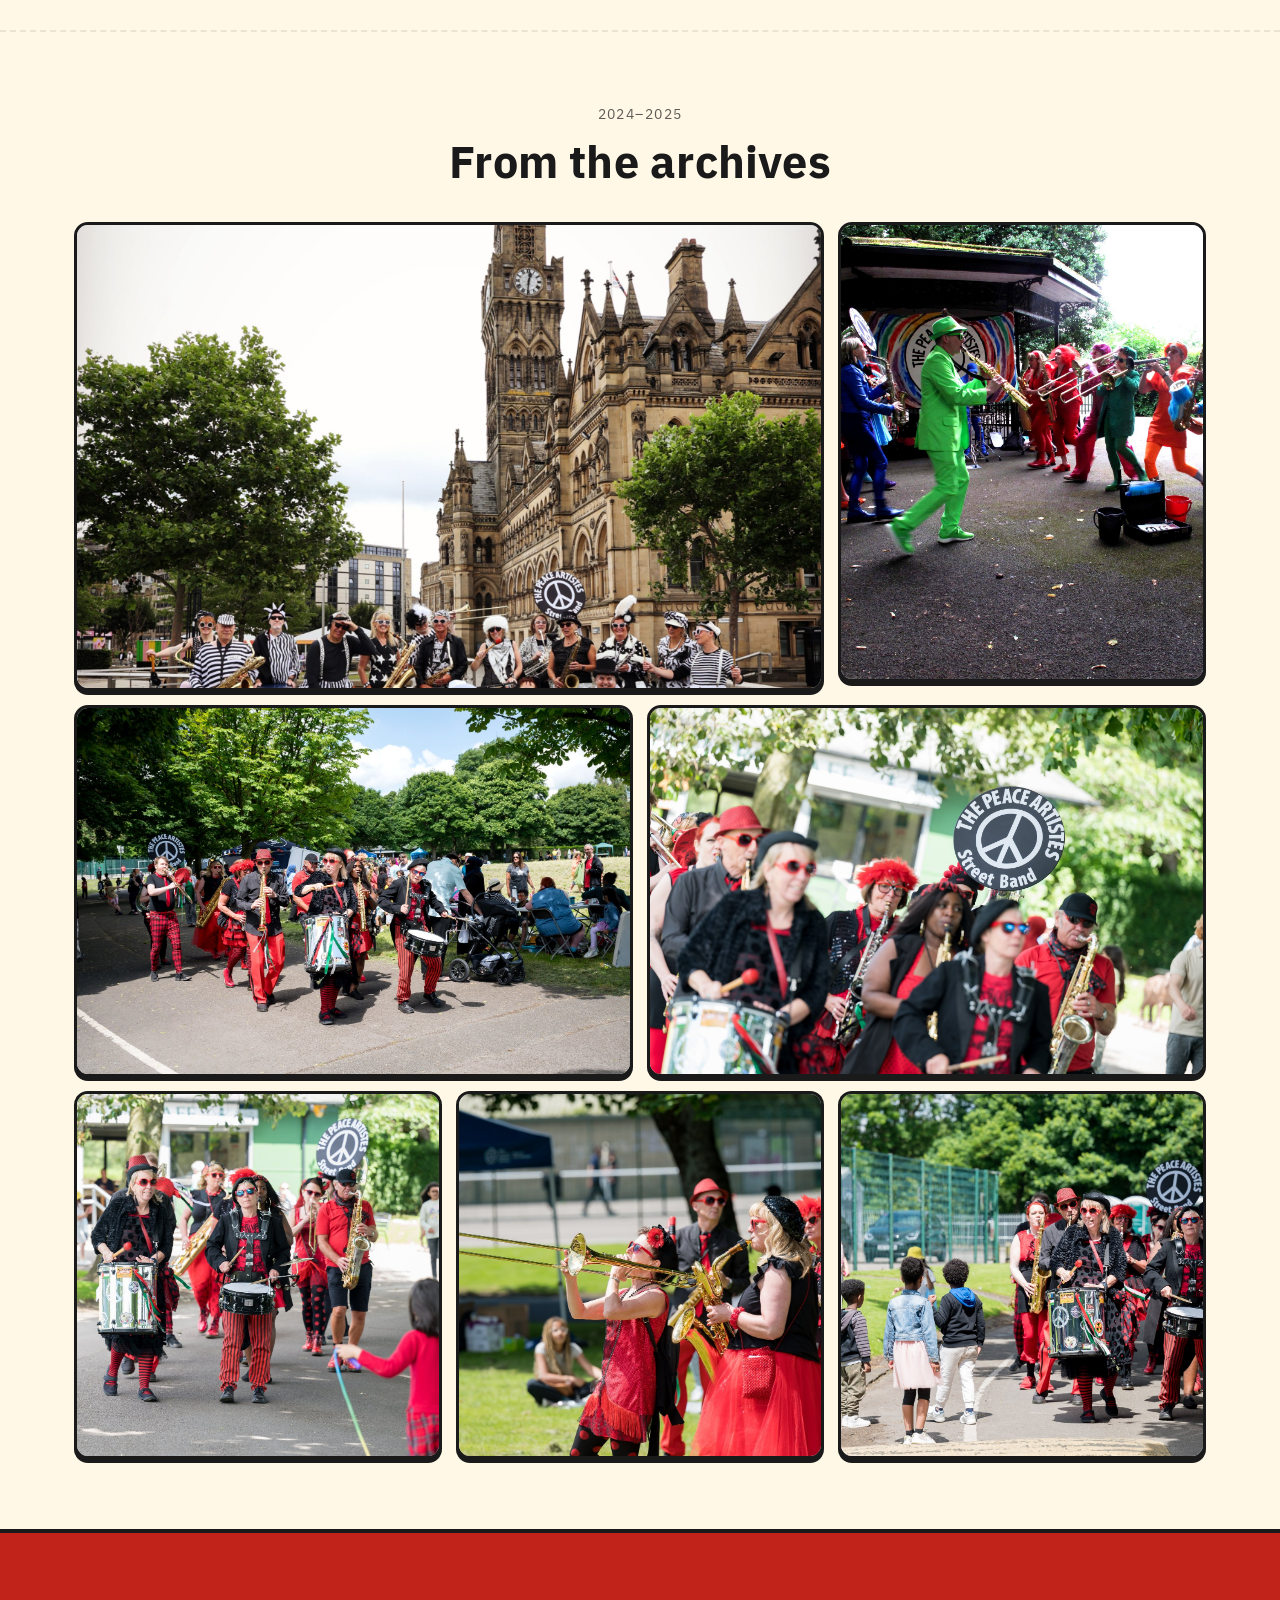
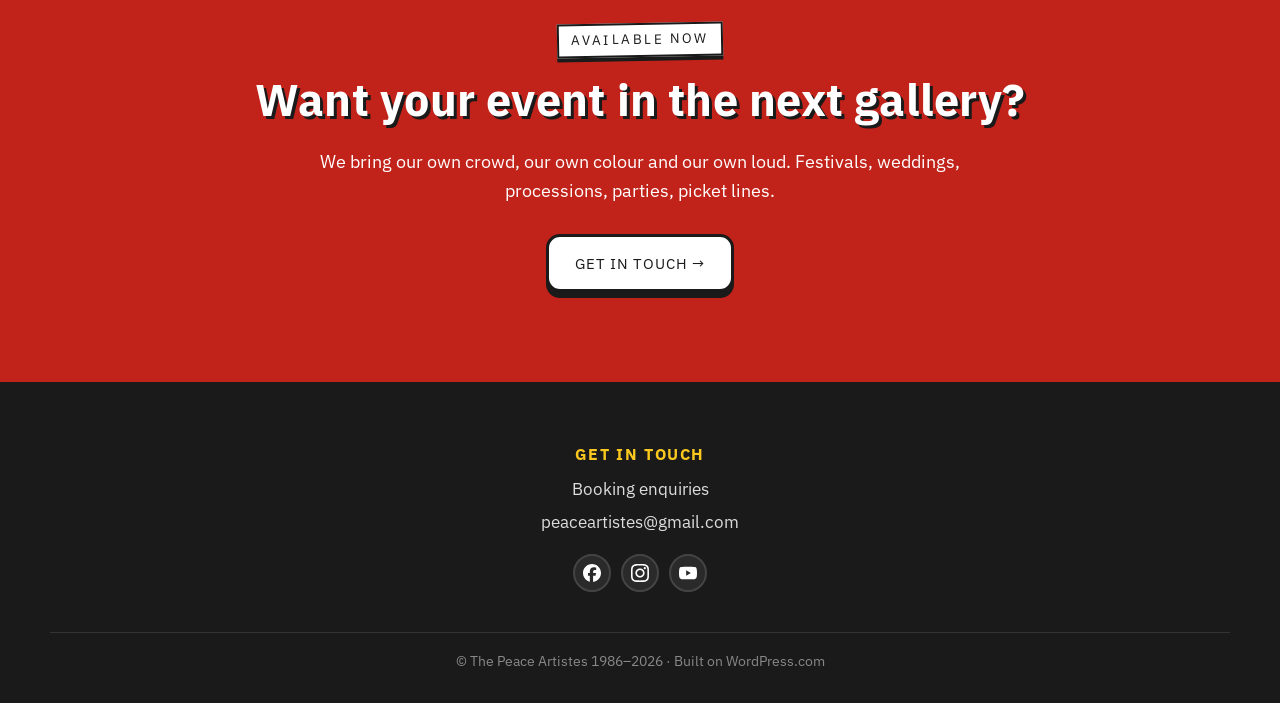
<file: photos.html>
<!doctype html>
<html lang="en-GB">
<head>
  <meta charset="utf-8">
  <meta name="viewport" content="width=device-width, initial-scale=1">
  <meta name="color-scheme" content="light">
  <title>Photos · The Peace Artistes</title>
  <meta name="description" content="Photos of The Peace Artistes performing across Bradford, Yorkshire and beyond: festivals, parades, bonfires, lantern processions.">
  <link rel="preconnect" href="https://fonts.googleapis.com">
  <link rel="preconnect" href="https://fonts.gstatic.com" crossorigin>
  <link href="https://fonts.googleapis.com/css2?family=IBM+Plex+Sans:wght@400;500;600;700&display=swap" rel="stylesheet">
  <link rel="icon" type="image/png" sizes="32x32" href="assets/favicon-32.png">
  <link rel="icon" href="assets/favicon.ico">
  <link rel="apple-touch-icon" href="assets/favicon-180.png">
  <link rel="stylesheet" href="styles.css">
</head>
<body class="page-photos">

<a class="skip-link" href="#main">Skip to main content</a>

<header class="site-header">
  <div class="container">
    <a class="site-logo" href="index.html" aria-label="The Peace Artistes, Home">
      <img src="assets/logo-colour-transparent.png" alt="The Peace Artistes Street Band">
    </a>
    <button class="nav-toggle" type="button" aria-controls="primary-nav" aria-expanded="false" aria-label="Toggle navigation menu" onclick="(function(b){var n=document.getElementById('primary-nav');var open=n.classList.toggle('is-open');b.setAttribute('aria-expanded', open?'true':'false');})(this)"><span aria-hidden="true">&#9776;</span></button>
    <nav class="site-nav" id="primary-nav" aria-label="Primary">
      <ul>
        <li><a href="index.html">Home</a></li>
        <li><a href="photos.html" class="is-active">Photos</a></li>
        <li><a href="videos.html">Videos</a></li>
        <li><a href="gigs.html">Gigs</a></li>
        <li><a href="biography.html">Biography</a></li>
        <li><a href="testimonials.html">Testimonials</a></li>
        <li><a href="honk.html">HONK!</a></li>
        <li><a href="contact.html">Contact</a></li>
      </ul>
    </nav>
  </div>
</header>

<main id="main">

  <section class="page-hero">
    <div class="container">
      <span class="eyebrow">From the road</span>
      <h1>Photos</h1>
      <p class="lead">Forty years of brass, saxes, percussion and colour, at festivals, parades, bonfires and lantern processions across Yorkshire.</p>
    </div>
  </section>

  <!-- ============ 2026 photos ====================================== -->
  <section class="photo-section">
    <div class="container">
      <div class="photo-section__head">
        <div class="meta">2026</div>
        <h2>Hot off the streets</h2>
      </div>
      <div class="photo-grid">
        <div class="pg size-l"><img src="assets/hero-cecil-green.jpg" data-caption="Centenary Square, Bradford · March 2026" alt="The Peace Artistes marching across Centenary Square, Bradford, March 2026"></div>
        <div class="pg size-m"><img src="assets/clock-tower.jpg" data-caption="Bradford City Hall · 2026" alt="The Peace Artistes in bright purple, green and orange costumes playing percussion in front of Bradford City Hall's clock tower on a clear day"></div>
        <div class="pg size-w"><img src="assets/puppet-pageant.jpg" data-caption="Cecil Green Arts Puppet Pageant · 2026" alt="Peace Artistes at Cecil Green Arts Puppet Pageant with giant peace-symbol puppet"></div>
        <div class="pg size-w"><img src="assets/haworth-busk.jpg" data-caption="Haworth Busk · May 2026" alt="Band performing under the Haworth Busk bandstand, May 2026"></div>
      </div>
    </div>
  </section>

  <!-- ============ Earlier ============================================ -->
  <section class="photo-section">
    <div class="container">
      <div class="photo-section__head">
        <div class="meta">2024–2025</div>
        <h2>From the archives</h2>
      </div>
      <div class="photo-grid">
        <div class="pg size-l"><img src="assets/city-hall.jpg" data-caption="Bradford Lit. Fest · 2025" alt="Group portrait of The Peace Artistes in striped costumes outside Bradford City Hall, Bradford Lit. Fest 2025"></div>
        <div class="pg size-m"><img src="assets/bandstand-burley.jpg" data-caption="Burley Park bandstand" alt="The Peace Artistes busking in vivid green, orange, red and blue costumes beside the painted Burley Park bandstand"></div>
        <div class="pg size-w"><img src="assets/hero-band.jpg" data-caption="Peel Park, Bradford" alt="The Peace Artistes parading through Peel Park in red-and-black costumes: percussion and saxophones leading, onlookers watching from the grass"></div>
        <div class="pg size-w"><img src="assets/banner-up.jpg" data-caption="Banner up" alt="The Peace Artistes peace-sign banner held high above the band"></div>
        <div class="pg size-s"><img src="assets/drums-kid.jpg" data-caption="Percussion leading the parade" alt="Percussionists leading the band, with a child in red watching"></div>
        <div class="pg size-s"><img src="assets/brass-section.jpg" data-caption="Brass and sax, in red" alt="Peace Artistes trombone and saxophone players in red sequinned costumes and red sunglasses, performing at a sunny outdoor event"></div>
        <div class="pg size-s"><img src="assets/kids-watching.jpg" data-caption="An audience approaches" alt="Children and families watching the band approach"></div>
      </div>
    </div>
  </section>

  <!-- ============ Booking CTA =========================================== -->
  <section class="booking-cta">
    <div class="container">
      <span class="eyebrow" style="background:#fff;">Available now</span>
      <h2>Want your event in the next gallery?</h2>
      <p>We bring our own crowd, our own colour and our own loud. Festivals, weddings, processions, parties, picket lines.</p>
      <a class="btn btn--white" href="contact.html">Get in touch &rarr;</a>
    </div>
  </section>

</main>

<footer class="site-footer">
  <div class="container">
    <div>
      <h2>Get in touch</h2>
      <ul>
        <li><a href="contact.html">Booking enquiries</a></li>

        <li><a href="mailto:peaceartistes@gmail.com">peaceartistes@gmail.com</a></li>
      </ul>
        <div style="margin-top: 18px;"><div class="socials" aria-label="Social links">
        <a href="https://www.facebook.com/PeaceArtistes" target="_blank" rel="noopener" aria-label="Facebook"><svg xmlns="http://www.w3.org/2000/svg" viewBox="0 0 24 24" width="18" height="18" fill="currentColor" aria-hidden="true"><path d="M9.101 23.691v-7.98H6.627v-3.667h2.474v-1.58c0-4.085 1.848-5.978 5.858-5.978.401 0 .955.042 1.468.103a8.68 8.68 0 0 1 1.141.195v3.325a8.623 8.623 0 0 0-.653-.036 26.805 26.805 0 0 0-.733-.009c-.707 0-1.259.096-1.675.309a1.686 1.686 0 0 0-.679.622c-.258.42-.374.995-.374 1.752v1.297h3.919l-.386 2.103-.287 1.564h-3.246v8.245C19.396 23.238 24 18.179 24 12.044c0-6.627-5.373-12-12-12s-12 5.373-12 12c0 5.628 3.874 10.35 9.101 11.647Z"/></svg></a>
        <a href="https://www.instagram.com/peaceartistes/" target="_blank" rel="noopener" aria-label="Instagram"><svg xmlns="http://www.w3.org/2000/svg" viewBox="0 0 24 24" width="18" height="18" fill="currentColor" aria-hidden="true"><path d="M12 0C8.74 0 8.333.015 7.053.072 5.775.132 4.905.333 4.14.63c-.789.306-1.459.717-2.126 1.384S.935 3.35.63 4.14C.333 4.905.131 5.775.072 7.053.012 8.333 0 8.74 0 12s.015 3.667.072 4.947c.06 1.277.261 2.148.558 2.913.306.788.717 1.459 1.384 2.126.667.666 1.336 1.079 2.126 1.384.766.296 1.636.499 2.913.558C8.333 23.988 8.74 24 12 24s3.667-.015 4.947-.072c1.277-.06 2.148-.262 2.913-.558.788-.306 1.459-.718 2.126-1.384.666-.667 1.079-1.335 1.384-2.126.296-.765.499-1.636.558-2.913.06-1.28.072-1.687.072-4.947s-.015-3.667-.072-4.947c-.06-1.277-.262-2.149-.558-2.913-.306-.789-.718-1.459-1.384-2.126C21.319 1.347 20.651.935 19.86.63c-.765-.297-1.636-.499-2.913-.558C15.667.012 15.26 0 12 0zm0 2.16c3.203 0 3.585.016 4.85.071 1.17.055 1.805.249 2.227.415.562.217.96.477 1.382.896.419.42.679.819.896 1.381.164.422.36 1.057.413 2.227.057 1.266.07 1.646.07 4.85s-.015 3.585-.074 4.85c-.061 1.17-.256 1.805-.421 2.227-.224.562-.479.96-.897 1.382-.419.419-.824.679-1.381.896-.42.164-1.065.36-2.235.413-1.274.057-1.649.07-4.859.07-3.211 0-3.586-.015-4.859-.074-1.171-.061-1.816-.256-2.236-.421-.569-.224-.96-.479-1.379-.897-.421-.419-.69-.824-.9-1.38-.165-.42-.359-1.065-.42-2.235-.045-1.26-.061-1.649-.061-4.844 0-3.196.016-3.586.061-4.861.061-1.17.255-1.814.42-2.234.21-.57.479-.96.9-1.381.419-.419.81-.689 1.379-.898.42-.166 1.051-.361 2.221-.421 1.275-.045 1.65-.06 4.859-.06l.045.03zm0 3.678c-3.405 0-6.162 2.76-6.162 6.162 0 3.405 2.76 6.162 6.162 6.162 3.405 0 6.162-2.76 6.162-6.162 0-3.405-2.76-6.162-6.162-6.162zM12 16c-2.21 0-4-1.79-4-4s1.79-4 4-4 4 1.79 4 4-1.79 4-4 4zm7.846-10.405c0 .795-.646 1.44-1.44 1.44-.795 0-1.44-.646-1.44-1.44 0-.794.646-1.439 1.44-1.439.793-.001 1.44.645 1.44 1.439z"/></svg></a>
        <a href="https://www.youtube.com/@PeaceArtistes" target="_blank" rel="noopener" aria-label="YouTube"><svg xmlns="http://www.w3.org/2000/svg" viewBox="0 0 24 24" width="18" height="18" fill="currentColor" aria-hidden="true"><path d="M23.498 6.186a3.016 3.016 0 0 0-2.122-2.136C19.505 3.545 12 3.545 12 3.545s-7.505 0-9.377.505A3.017 3.017 0 0 0 .502 6.186C0 8.07 0 12 0 12s0 3.93.502 5.814a3.016 3.016 0 0 0 2.122 2.136c1.871.505 9.376.505 9.376.505s7.505 0 9.377-.505a3.015 3.015 0 0 0 2.122-2.136C24 15.93 24 12 24 12s0-3.93-.502-5.814zM9.545 15.568V8.432L15.818 12l-6.273 3.568z"/></svg></a>
      </div></div>
    </div>
  </div>
  <div class="legal container">
    &copy; The Peace Artistes 1986–<span id="yr"></span> &middot; Built on WordPress.com
  </div>
</footer>
<script>document.getElementById('yr').textContent = new Date().getFullYear();</script>
<script src="app.js"></script>

</body>
</html>
</file>
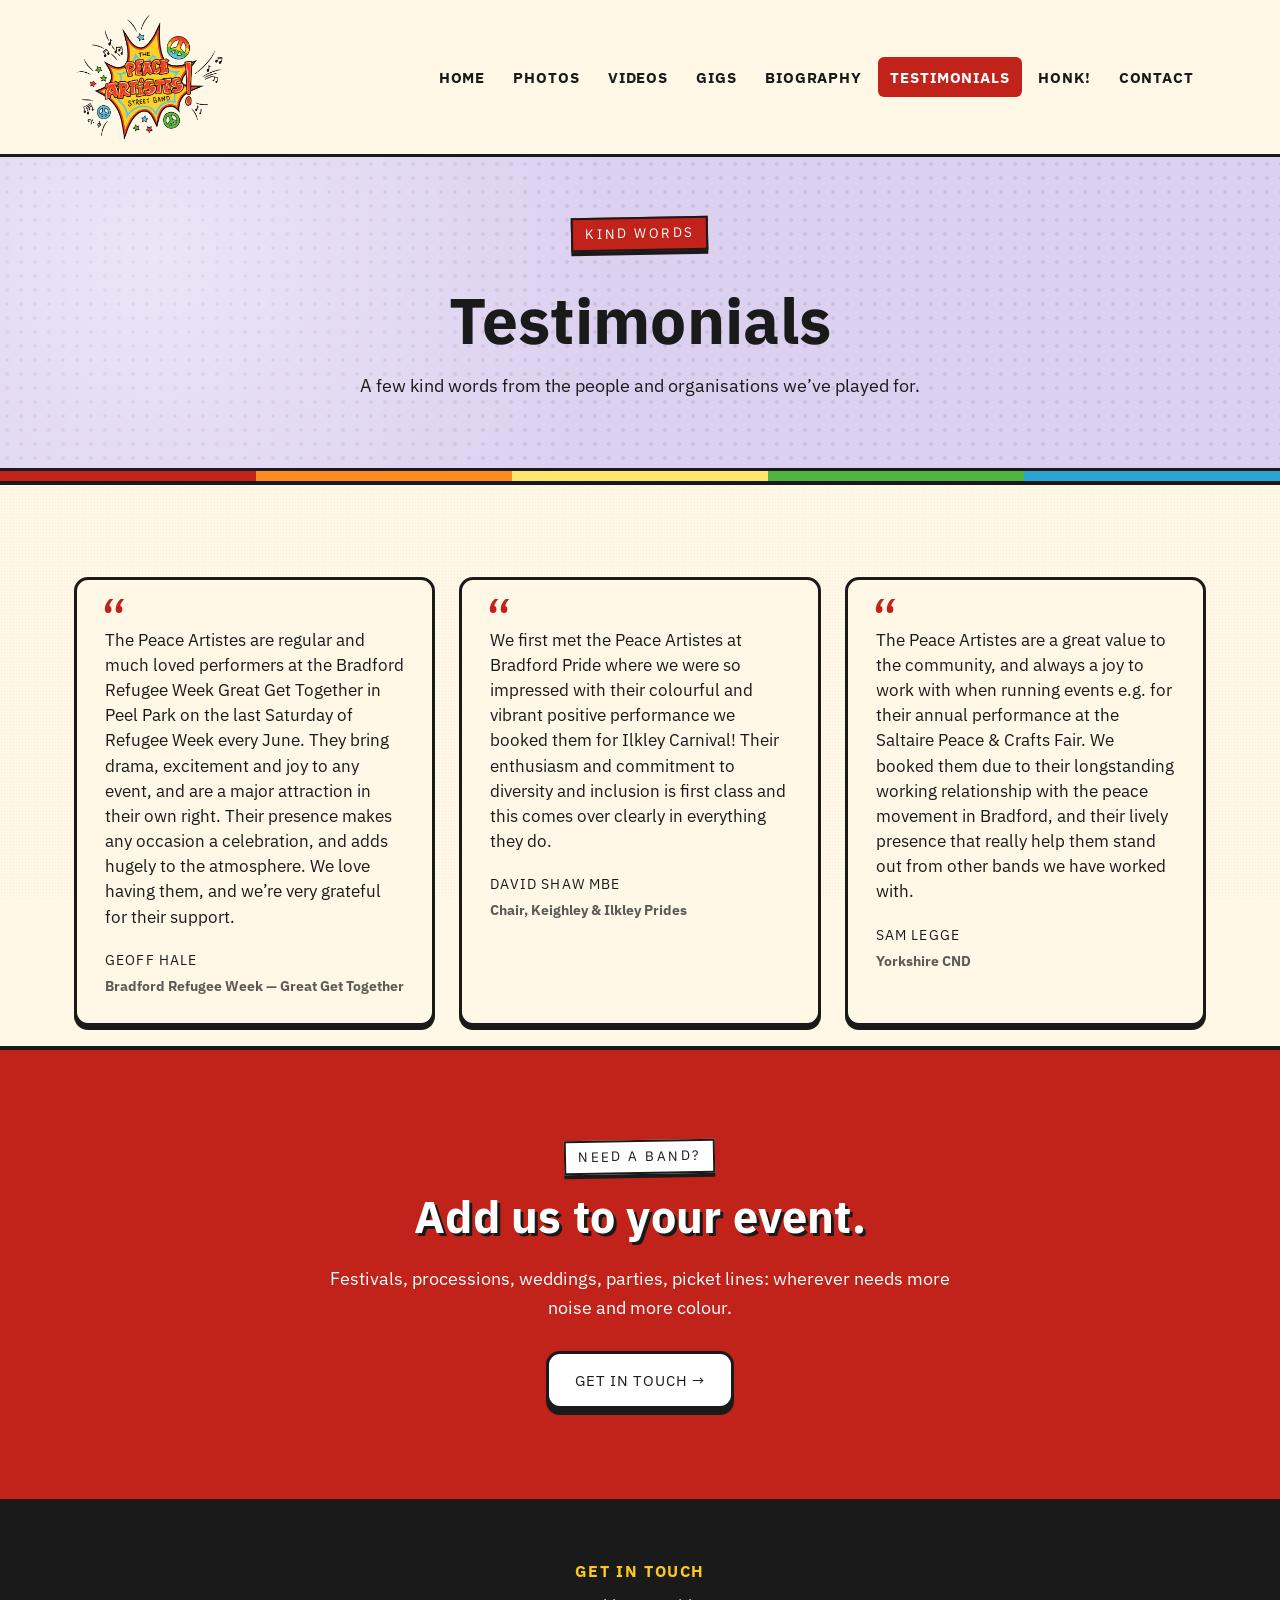
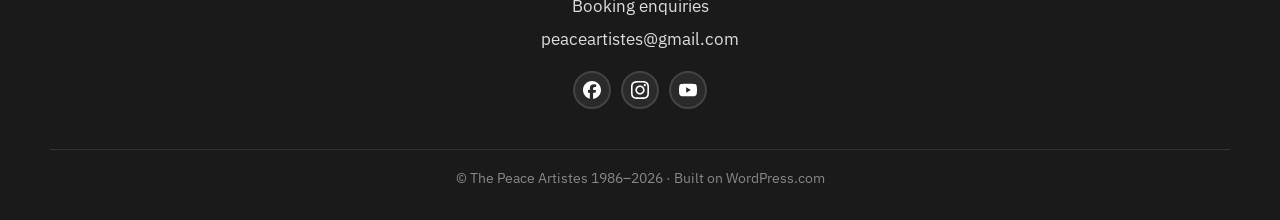
<file: testimonials.html>
<!doctype html>
<html lang="en-GB">
<head>
  <meta charset="utf-8">
  <meta name="viewport" content="width=device-width, initial-scale=1">
  <meta name="color-scheme" content="light">
  <title>Testimonials · The Peace Artistes</title>
  <meta name="description" content="Kind words about The Peace Artistes from the people and organisations we've played for across Bradford and Yorkshire.">
  <link rel="preconnect" href="https://fonts.googleapis.com">
  <link rel="preconnect" href="https://fonts.gstatic.com" crossorigin>
  <link href="https://fonts.googleapis.com/css2?family=IBM+Plex+Sans:wght@400;500;600;700&display=swap" rel="stylesheet">
  <link rel="icon" type="image/png" sizes="32x32" href="assets/favicon-32.png">
  <link rel="icon" href="assets/favicon.ico">
  <link rel="apple-touch-icon" href="assets/favicon-180.png">
  <link rel="stylesheet" href="styles.css">
</head>
<body class="page-testimonials">

<a class="skip-link" href="#main">Skip to main content</a>

<header class="site-header">
  <div class="container">
    <a class="site-logo" href="index.html" aria-label="The Peace Artistes, Home">
      <img src="assets/logo-colour-transparent.png" alt="The Peace Artistes Street Band">
    </a>
    <button class="nav-toggle" type="button" aria-controls="primary-nav" aria-expanded="false" aria-label="Toggle navigation menu" onclick="(function(b){var n=document.getElementById('primary-nav');var open=n.classList.toggle('is-open');b.setAttribute('aria-expanded', open?'true':'false');})(this)"><span aria-hidden="true">&#9776;</span></button>
    <nav class="site-nav" id="primary-nav" aria-label="Primary">
      <ul>
        <li><a href="index.html">Home</a></li>
        <li><a href="photos.html">Photos</a></li>
        <li><a href="videos.html">Videos</a></li>
        <li><a href="gigs.html">Gigs</a></li>
        <li><a href="biography.html">Biography</a></li>
        <li><a href="testimonials.html" class="is-active">Testimonials</a></li>
        <li><a href="honk.html">HONK!</a></li>
        <li><a href="contact.html">Contact</a></li>
      </ul>
    </nav>
  </div>
</header>

<main id="main">

  <section class="page-hero">
    <div class="container">
      <span class="eyebrow">Kind words</span>
      <h1>Testimonials</h1>
      <p class="lead">A few kind words from the people and organisations we’ve played for.</p>
    </div>
  </section>

  <section style="padding: 60px 0 20px;">
    <div class="container">
      <div class="testimonials-grid">

        <article class="testimonial-card">
          <blockquote>The Peace Artistes are regular and much loved performers at the Bradford Refugee Week Great Get Together in Peel Park on the last Saturday of Refugee Week every June. They bring drama, excitement and joy to any event, and are a major attraction in their own right. Their presence makes any occasion a celebration, and adds hugely to the atmosphere. We love having them, and we’re very grateful for their support.</blockquote>
          <cite>Geoff Hale <span class="org">Bradford Refugee Week &mdash; Great Get Together</span></cite>
        </article>

        <article class="testimonial-card">
          <blockquote>We first met the Peace Artistes at Bradford Pride where we were so impressed with their colourful and vibrant positive performance we booked them for Ilkley Carnival! Their enthusiasm and commitment to diversity and inclusion is first class and this comes over clearly in everything they do.</blockquote>
          <cite>David Shaw MBE <span class="org">Chair, Keighley &amp; Ilkley Prides</span></cite>
        </article>

        <article class="testimonial-card">
          <blockquote>The Peace Artistes are a great value to the community, and always a joy to work with when running events e.g. for their annual performance at the Saltaire Peace &amp; Crafts Fair. We booked them due to their longstanding working relationship with the peace movement in Bradford, and their lively presence that really help them stand out from other bands we have worked with.</blockquote>
          <cite>Sam Legge <span class="org">Yorkshire CND</span></cite>
        </article>

      </div>
    </div>
  </section>

  <section class="booking-cta">
    <div class="container">
      <span class="eyebrow" style="background:#fff;">Need a band?</span>
      <h2>Add us to your event.</h2>
      <p>Festivals, processions, weddings, parties, picket lines: wherever needs more noise and more colour.</p>
      <a class="btn btn--white" href="contact.html">Get in touch &rarr;</a>
    </div>
  </section>

</main>

<footer class="site-footer">
  <div class="container">
    <div>
      <h2>Get in touch</h2>
      <ul>
        <li><a href="contact.html">Booking enquiries</a></li>

        <li><a href="mailto:peaceartistes@gmail.com">peaceartistes@gmail.com</a></li>
      </ul>
        <div style="margin-top: 18px;"><div class="socials" aria-label="Social links">
        <a href="https://www.facebook.com/PeaceArtistes" target="_blank" rel="noopener" aria-label="Facebook"><svg xmlns="http://www.w3.org/2000/svg" viewBox="0 0 24 24" width="18" height="18" fill="currentColor" aria-hidden="true"><path d="M9.101 23.691v-7.98H6.627v-3.667h2.474v-1.58c0-4.085 1.848-5.978 5.858-5.978.401 0 .955.042 1.468.103a8.68 8.68 0 0 1 1.141.195v3.325a8.623 8.623 0 0 0-.653-.036 26.805 26.805 0 0 0-.733-.009c-.707 0-1.259.096-1.675.309a1.686 1.686 0 0 0-.679.622c-.258.42-.374.995-.374 1.752v1.297h3.919l-.386 2.103-.287 1.564h-3.246v8.245C19.396 23.238 24 18.179 24 12.044c0-6.627-5.373-12-12-12s-12 5.373-12 12c0 5.628 3.874 10.35 9.101 11.647Z"/></svg></a>
        <a href="https://www.instagram.com/peaceartistes/" target="_blank" rel="noopener" aria-label="Instagram"><svg xmlns="http://www.w3.org/2000/svg" viewBox="0 0 24 24" width="18" height="18" fill="currentColor" aria-hidden="true"><path d="M12 0C8.74 0 8.333.015 7.053.072 5.775.132 4.905.333 4.14.63c-.789.306-1.459.717-2.126 1.384S.935 3.35.63 4.14C.333 4.905.131 5.775.072 7.053.012 8.333 0 8.74 0 12s.015 3.667.072 4.947c.06 1.277.261 2.148.558 2.913.306.788.717 1.459 1.384 2.126.667.666 1.336 1.079 2.126 1.384.766.296 1.636.499 2.913.558C8.333 23.988 8.74 24 12 24s3.667-.015 4.947-.072c1.277-.06 2.148-.262 2.913-.558.788-.306 1.459-.718 2.126-1.384.666-.667 1.079-1.335 1.384-2.126.296-.765.499-1.636.558-2.913.06-1.28.072-1.687.072-4.947s-.015-3.667-.072-4.947c-.06-1.277-.262-2.149-.558-2.913-.306-.789-.718-1.459-1.384-2.126C21.319 1.347 20.651.935 19.86.63c-.765-.297-1.636-.499-2.913-.558C15.667.012 15.26 0 12 0zm0 2.16c3.203 0 3.585.016 4.85.071 1.17.055 1.805.249 2.227.415.562.217.96.477 1.382.896.419.42.679.819.896 1.381.164.422.36 1.057.413 2.227.057 1.266.07 1.646.07 4.85s-.015 3.585-.074 4.85c-.061 1.17-.256 1.805-.421 2.227-.224.562-.479.96-.897 1.382-.419.419-.824.679-1.381.896-.42.164-1.065.36-2.235.413-1.274.057-1.649.07-4.859.07-3.211 0-3.586-.015-4.859-.074-1.171-.061-1.816-.256-2.236-.421-.569-.224-.96-.479-1.379-.897-.421-.419-.69-.824-.9-1.38-.165-.42-.359-1.065-.42-2.235-.045-1.26-.061-1.649-.061-4.844 0-3.196.016-3.586.061-4.861.061-1.17.255-1.814.42-2.234.21-.57.479-.96.9-1.381.419-.419.81-.689 1.379-.898.42-.166 1.051-.361 2.221-.421 1.275-.045 1.65-.06 4.859-.06l.045.03zm0 3.678c-3.405 0-6.162 2.76-6.162 6.162 0 3.405 2.76 6.162 6.162 6.162 3.405 0 6.162-2.76 6.162-6.162 0-3.405-2.76-6.162-6.162-6.162zM12 16c-2.21 0-4-1.79-4-4s1.79-4 4-4 4 1.79 4 4-1.79 4-4 4zm7.846-10.405c0 .795-.646 1.44-1.44 1.44-.795 0-1.44-.646-1.44-1.44 0-.794.646-1.439 1.44-1.439.793-.001 1.44.645 1.44 1.439z"/></svg></a>
        <a href="https://www.youtube.com/@PeaceArtistes" target="_blank" rel="noopener" aria-label="YouTube"><svg xmlns="http://www.w3.org/2000/svg" viewBox="0 0 24 24" width="18" height="18" fill="currentColor" aria-hidden="true"><path d="M23.498 6.186a3.016 3.016 0 0 0-2.122-2.136C19.505 3.545 12 3.545 12 3.545s-7.505 0-9.377.505A3.017 3.017 0 0 0 .502 6.186C0 8.07 0 12 0 12s0 3.93.502 5.814a3.016 3.016 0 0 0 2.122 2.136c1.871.505 9.376.505 9.376.505s7.505 0 9.377-.505a3.015 3.015 0 0 0 2.122-2.136C24 15.93 24 12 24 12s0-3.93-.502-5.814zM9.545 15.568V8.432L15.818 12l-6.273 3.568z"/></svg></a>
      </div></div>
    </div>
  </div>
  <div class="legal container">
    &copy; The Peace Artistes 1986–<span id="yr"></span> &middot; Built on WordPress.com
  </div>
</footer>
<script>document.getElementById('yr').textContent = new Date().getFullYear();</script>

</body>
</html>
</file>
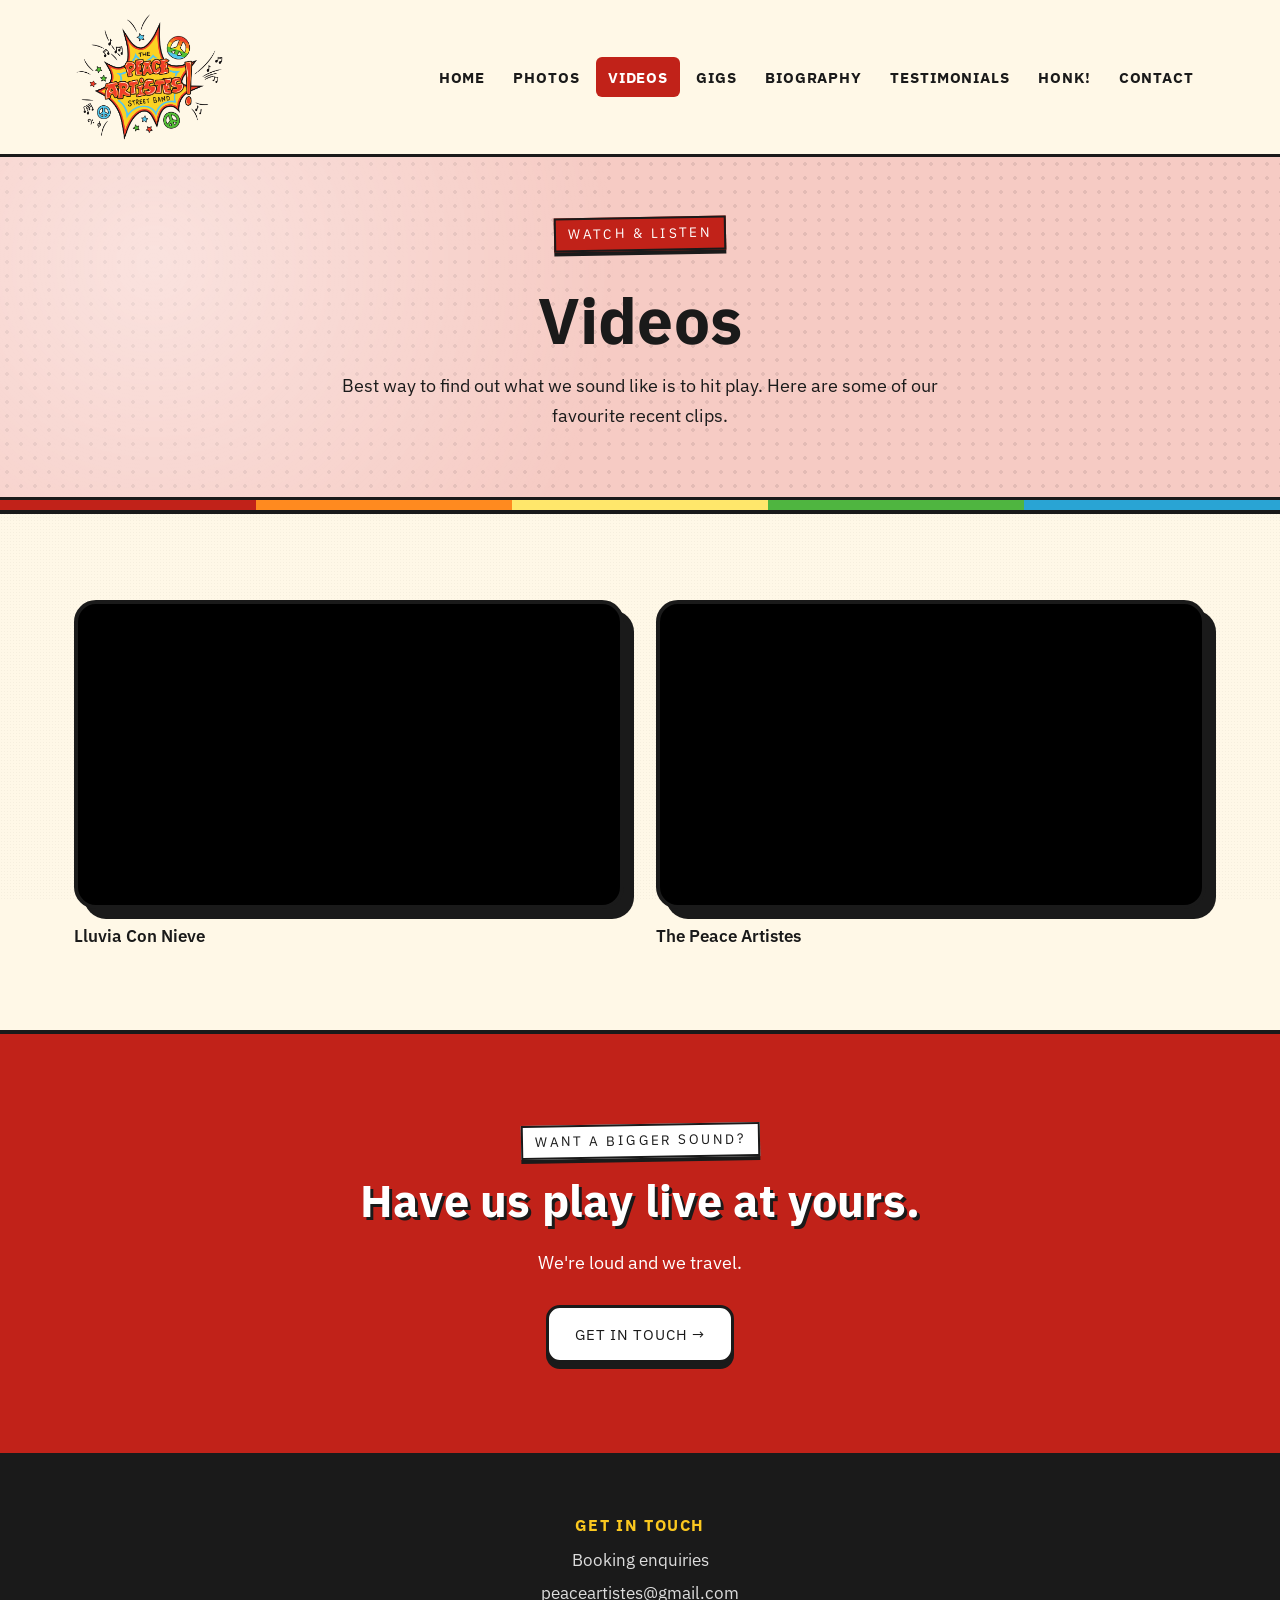
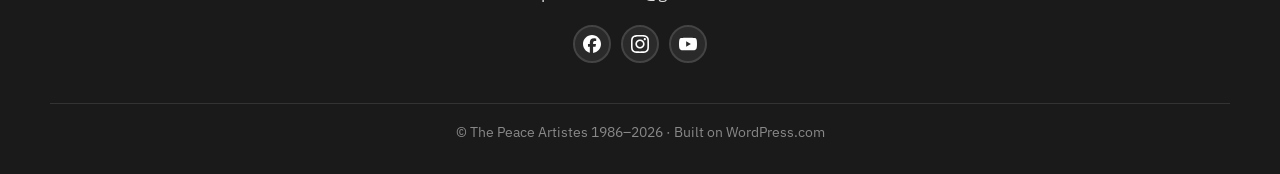
<file: videos.html>
<!doctype html>
<html lang="en-GB">
<head>
  <meta charset="utf-8">
  <meta name="viewport" content="width=device-width, initial-scale=1">
  <meta name="color-scheme" content="light">
  <title>Videos · The Peace Artistes</title>
  <meta name="description" content="Watch The Peace Artistes in motion: clips from parades, festivals and street performances.">
  <link rel="preconnect" href="https://fonts.googleapis.com">
  <link rel="preconnect" href="https://fonts.gstatic.com" crossorigin>
  <link href="https://fonts.googleapis.com/css2?family=IBM+Plex+Sans:wght@400;500;600;700&display=swap" rel="stylesheet">
  <link rel="icon" type="image/png" sizes="32x32" href="assets/favicon-32.png">
  <link rel="icon" href="assets/favicon.ico">
  <link rel="apple-touch-icon" href="assets/favicon-180.png">
  <link rel="stylesheet" href="styles.css">
</head>
<body class="page-videos">

<a class="skip-link" href="#main">Skip to main content</a>

<header class="site-header">
  <div class="container">
    <a class="site-logo" href="index.html" aria-label="The Peace Artistes, Home">
      <img src="assets/logo-colour-transparent.png" alt="The Peace Artistes Street Band">
    </a>
    <button class="nav-toggle" type="button" aria-controls="primary-nav" aria-expanded="false" aria-label="Toggle navigation menu" onclick="(function(b){var n=document.getElementById('primary-nav');var open=n.classList.toggle('is-open');b.setAttribute('aria-expanded', open?'true':'false');})(this)"><span aria-hidden="true">&#9776;</span></button>
    <nav class="site-nav" id="primary-nav" aria-label="Primary">
      <ul>
        <li><a href="index.html">Home</a></li>
        <li><a href="photos.html">Photos</a></li>
        <li><a href="videos.html" class="is-active">Videos</a></li>
        <li><a href="gigs.html">Gigs</a></li>
        <li><a href="biography.html">Biography</a></li>
        <li><a href="testimonials.html">Testimonials</a></li>
        <li><a href="honk.html">HONK!</a></li>
        <li><a href="contact.html">Contact</a></li>
      </ul>
    </nav>
  </div>
</header>

<main id="main">

  <section class="page-hero">
    <div class="container">
      <span class="eyebrow">Watch &amp; listen</span>
      <h1>Videos</h1>
      <p class="lead">Best way to find out what we sound like is to hit play. Here are some of our favourite recent clips.</p>
    </div>
  </section>

  <section style="padding: 50px 0 80px;">
    <div class="container">
      <div class="video-embeds">
        <figure class="video-embed">
          <div class="embed"><iframe src="https://www.youtube-nocookie.com/embed/AWL7wAukxoA" title="Peace Artistes: Lluvia Con Nieve" loading="lazy" allow="encrypted-media; picture-in-picture; web-share" allowfullscreen></iframe></div>
          <figcaption>Lluvia Con Nieve</figcaption>
        </figure>
        <figure class="video-embed">
          <div class="embed"><iframe src="https://www.youtube-nocookie.com/embed/rlwg6iuIOBM" title="The Peace Artistes" loading="lazy" allow="encrypted-media; picture-in-picture; web-share" allowfullscreen></iframe></div>
          <figcaption>The Peace Artistes</figcaption>
        </figure>
      </div>
    </div>
  </section>

  <section class="booking-cta">
    <div class="container">
      <span class="eyebrow" style="background:#fff;">Want a bigger sound?</span>
      <h2>Have us play live at yours.</h2>
      <p>We're loud and we travel.</p>
      <a class="btn btn--white" href="contact.html">Get in touch &rarr;</a>
    </div>
  </section>

</main>

<footer class="site-footer">
  <div class="container">
    <div>
      <h2>Get in touch</h2>
      <ul>
        <li><a href="contact.html">Booking enquiries</a></li>

        <li><a href="mailto:peaceartistes@gmail.com">peaceartistes@gmail.com</a></li>
      </ul>
        <div style="margin-top: 18px;"><div class="socials" aria-label="Social links">
        <a href="https://www.facebook.com/PeaceArtistes" target="_blank" rel="noopener" aria-label="Facebook"><svg xmlns="http://www.w3.org/2000/svg" viewBox="0 0 24 24" width="18" height="18" fill="currentColor" aria-hidden="true"><path d="M9.101 23.691v-7.98H6.627v-3.667h2.474v-1.58c0-4.085 1.848-5.978 5.858-5.978.401 0 .955.042 1.468.103a8.68 8.68 0 0 1 1.141.195v3.325a8.623 8.623 0 0 0-.653-.036 26.805 26.805 0 0 0-.733-.009c-.707 0-1.259.096-1.675.309a1.686 1.686 0 0 0-.679.622c-.258.42-.374.995-.374 1.752v1.297h3.919l-.386 2.103-.287 1.564h-3.246v8.245C19.396 23.238 24 18.179 24 12.044c0-6.627-5.373-12-12-12s-12 5.373-12 12c0 5.628 3.874 10.35 9.101 11.647Z"/></svg></a>
        <a href="https://www.instagram.com/peaceartistes/" target="_blank" rel="noopener" aria-label="Instagram"><svg xmlns="http://www.w3.org/2000/svg" viewBox="0 0 24 24" width="18" height="18" fill="currentColor" aria-hidden="true"><path d="M12 0C8.74 0 8.333.015 7.053.072 5.775.132 4.905.333 4.14.63c-.789.306-1.459.717-2.126 1.384S.935 3.35.63 4.14C.333 4.905.131 5.775.072 7.053.012 8.333 0 8.74 0 12s.015 3.667.072 4.947c.06 1.277.261 2.148.558 2.913.306.788.717 1.459 1.384 2.126.667.666 1.336 1.079 2.126 1.384.766.296 1.636.499 2.913.558C8.333 23.988 8.74 24 12 24s3.667-.015 4.947-.072c1.277-.06 2.148-.262 2.913-.558.788-.306 1.459-.718 2.126-1.384.666-.667 1.079-1.335 1.384-2.126.296-.765.499-1.636.558-2.913.06-1.28.072-1.687.072-4.947s-.015-3.667-.072-4.947c-.06-1.277-.262-2.149-.558-2.913-.306-.789-.718-1.459-1.384-2.126C21.319 1.347 20.651.935 19.86.63c-.765-.297-1.636-.499-2.913-.558C15.667.012 15.26 0 12 0zm0 2.16c3.203 0 3.585.016 4.85.071 1.17.055 1.805.249 2.227.415.562.217.96.477 1.382.896.419.42.679.819.896 1.381.164.422.36 1.057.413 2.227.057 1.266.07 1.646.07 4.85s-.015 3.585-.074 4.85c-.061 1.17-.256 1.805-.421 2.227-.224.562-.479.96-.897 1.382-.419.419-.824.679-1.381.896-.42.164-1.065.36-2.235.413-1.274.057-1.649.07-4.859.07-3.211 0-3.586-.015-4.859-.074-1.171-.061-1.816-.256-2.236-.421-.569-.224-.96-.479-1.379-.897-.421-.419-.69-.824-.9-1.38-.165-.42-.359-1.065-.42-2.235-.045-1.26-.061-1.649-.061-4.844 0-3.196.016-3.586.061-4.861.061-1.17.255-1.814.42-2.234.21-.57.479-.96.9-1.381.419-.419.81-.689 1.379-.898.42-.166 1.051-.361 2.221-.421 1.275-.045 1.65-.06 4.859-.06l.045.03zm0 3.678c-3.405 0-6.162 2.76-6.162 6.162 0 3.405 2.76 6.162 6.162 6.162 3.405 0 6.162-2.76 6.162-6.162 0-3.405-2.76-6.162-6.162-6.162zM12 16c-2.21 0-4-1.79-4-4s1.79-4 4-4 4 1.79 4 4-1.79 4-4 4zm7.846-10.405c0 .795-.646 1.44-1.44 1.44-.795 0-1.44-.646-1.44-1.44 0-.794.646-1.439 1.44-1.439.793-.001 1.44.645 1.44 1.439z"/></svg></a>
        <a href="https://www.youtube.com/@PeaceArtistes" target="_blank" rel="noopener" aria-label="YouTube"><svg xmlns="http://www.w3.org/2000/svg" viewBox="0 0 24 24" width="18" height="18" fill="currentColor" aria-hidden="true"><path d="M23.498 6.186a3.016 3.016 0 0 0-2.122-2.136C19.505 3.545 12 3.545 12 3.545s-7.505 0-9.377.505A3.017 3.017 0 0 0 .502 6.186C0 8.07 0 12 0 12s0 3.93.502 5.814a3.016 3.016 0 0 0 2.122 2.136c1.871.505 9.376.505 9.376.505s7.505 0 9.377-.505a3.015 3.015 0 0 0 2.122-2.136C24 15.93 24 12 24 12s0-3.93-.502-5.814zM9.545 15.568V8.432L15.818 12l-6.273 3.568z"/></svg></a>
      </div></div>
    </div>
  </div>
  <div class="legal container">
    &copy; The Peace Artistes 1986–<span id="yr"></span> &middot; Built on WordPress.com
  </div>
</footer>
<script>document.getElementById('yr').textContent = new Date().getFullYear();</script>

</body>
</html>
</file>
<file: styles.css>
/* =====================================================================
   The Peace Artistes - draft redesign stylesheet
   Palette derived from the new logo. Comic/poster aesthetic.
   Edit freely; everything is plain CSS, no build step needed.
   ===================================================================== */

:root {
  /* Brand palette pulled from the new logo.
     Two reds: bright accent (#E63027) for borders, badges, icons; deep red
     (#C12219) for any surface that holds body text - meets WCAG AA. */
  --pa-yellow:  #FBC81F;
  --pa-yellow-2:#FFE76B;     /* lighter yellow for hover/tints */
  --pa-red:     #E63027;     /* bright accent red - DO NOT use as bg with white body text */
  --pa-red-deep:#C12219;     /* deeper red - passes AA against white & yellow */
  --pa-red-darker:#8A160F;   /* darkest red - hover states; ~9:1 on paper, ~9.5:1 with white */
  --pa-blue:    #29A4D4;     /* bright blue - use with INK text only */
  --pa-green:   #4FB540;
  --pa-ink:     #1A1A1A;     /* near-black for body text + outlines */
  --pa-paper:   #FFF8E7;     /* warm off-white background */
  --pa-white:   #FFFFFF;

  /* Theme tokens - these change in dark mode. Use these for body bg,
     body text, paper-bg sections, card surfaces, and "subtle" link colour.
     The bright brand sections (yellow hero, red quote, blue video, black gigs)
     do NOT use these tokens - they stay vibrant in both modes. */
  --pa-bg:        var(--pa-paper);
  --pa-bg-soft:   var(--pa-paper);     /* card surface on paper sections */
  --pa-text:      var(--pa-ink);
  --pa-text-soft: rgba(26,26,26,0.7);  /* dim text on paper */
  --pa-link:      var(--pa-red-deep);
  --pa-link-hov:  var(--pa-red-darker); /* darken links on hover - keeps feedback & passes AA (bright red was 4.1:1) */
  --pa-border:    var(--pa-ink);
  --pa-form-bg:   #FFFFFF;
  --pa-grain:     rgba(0,0,0,0.035);   /* the body::before paper grain */

  /* Type - IBM Plex Sans matches the original peaceartistes.com (Maywood theme).
     One family for both body and headings; we lean on weight (400 vs 700) for hierarchy. */
  --font-display: "IBM Plex Sans", system-ui, -apple-system, "Segoe UI", Helvetica, Arial, sans-serif;
  --font-body:    "IBM Plex Sans", system-ui, -apple-system, "Segoe UI", Helvetica, Arial, sans-serif;

  /* Sizing */
  --container: 1180px;
  --r-sm: 6px;
  --r-md: 14px;
  --r-lg: 22px;
  --shadow-card: 0 6px 0 var(--pa-ink);   /* hard offset shadow = poster feel */
  --shadow-card-sm: 0 4px 0 var(--pa-ink);
}

* { box-sizing: border-box; }

html {
  scroll-behavior: smooth;
  color-scheme: light; /* opt out of Android Chrome / Samsung Internet auto-dark, which mis-inverts the brand colours */
}

body {
  margin: 0;
  font-family: var(--font-body);
  font-size: 17px;
  line-height: 1.6;
  color: var(--pa-text);
  background: var(--pa-bg);
  -webkit-font-smoothing: antialiased;
  transition: background-color .2s ease, color .2s ease;
}

/* Optional subtle paper-grain background using a CSS dot pattern */
body::before {
  content: "";
  position: fixed; inset: 0;
  pointer-events: none;
  background-image: radial-gradient(var(--pa-grain) 1px, transparent 1px);
  background-size: 3px 3px;
  z-index: 0;
}

main, header, footer { position: relative; z-index: 1; }

/* ---------- typography ------------------------------------------------ */

h1, h2, h3, h4 {
  font-family: var(--font-display);
  font-weight: 700;
  letter-spacing: 0.005em;
  line-height: 1.1;
  margin: 0 0 .5em;
  color: var(--pa-ink);
}

h1 { font-size: clamp(2.4rem, 5vw + 1rem, 4.8rem); }
h2 { font-size: clamp(1.8rem, 3vw + .5rem, 2.8rem); }
h3 { font-size: clamp(1.3rem, 1.5vw + .5rem, 1.7rem); }

p { margin: 0 0 1em; }

a { color: var(--pa-link); text-decoration-thickness: 3px; text-underline-offset: 4px; }
a:hover { color: var(--pa-link-hov); }
a:focus-visible {
  outline: 3px solid var(--pa-ink);
  outline-offset: 2px;
  border-radius: 2px;
}

.eyebrow {
  display: inline-block;
  font-family: var(--font-display);
  font-size: 0.85rem;
  letter-spacing: 0.18em;
  text-transform: uppercase;
  color: var(--pa-ink);
  background: var(--pa-yellow);
  padding: 4px 12px;
  margin-bottom: 18px;
  transform: rotate(-1deg);
  border: 2px solid var(--pa-ink);
  box-shadow: var(--shadow-card-sm);
}
/* When .eyebrow is the only badge and is directly followed by a heading,
   make sure the heading also has its own breathing room from the top */
.eyebrow + h1,
.eyebrow + h2,
.eyebrow + h3 { margin-top: 0; }
.section-head .eyebrow { margin-bottom: 14px; }

/* Stickers sitting on a yellow band (hero / page-hero) need contrast -
   yellow-on-yellow reads poorly, so switch them to deep red with white text. */
.hero .eyebrow,
.page-hero .eyebrow { background: var(--pa-red-deep); color: #fff; }

/* ---------- layout helpers ------------------------------------------- */

.container { width: 100%; max-width: var(--container); margin: 0 auto; padding: 0 24px; }

section { padding: 90px 0; }
section.tight { padding: 60px 0; }

.section-head { text-align: center; margin-bottom: 48px; }
.section-head p { max-width: 640px; margin: 12px auto 0; opacity: .8; }

/* ---------- buttons --------------------------------------------------- */

.btn {
  display: inline-flex; align-items: center; gap: 10px;
  font-family: var(--font-display);
  font-size: 0.95rem;
  text-transform: uppercase;
  letter-spacing: 0.05em;
  padding: 14px 26px;
  border: 3px solid var(--pa-ink);
  background: var(--pa-yellow);
  color: var(--pa-ink);
  text-decoration: none;
  border-radius: var(--r-md);
  box-shadow: var(--shadow-card);
  transition: transform .12s ease, box-shadow .12s ease, background .12s ease;
  cursor: pointer;
}
.btn:hover { transform: translate(-2px, -2px); box-shadow: 0 10px 0 var(--pa-ink); background: var(--pa-yellow-2); color: var(--pa-ink); }
.btn:active { transform: translate(0,2px); box-shadow: 0 2px 0 var(--pa-ink); }

.btn--red    { background: var(--pa-red-deep); color: #fff; }
.btn--red:hover { background: var(--pa-red-darker); color: #fff; } /* darken on hover; bright red gave 4.36:1 with white */
.btn--blue   { background: var(--pa-blue);  color: var(--pa-ink); }
.btn--white  { background: #fff; }
.btn--ghost  { background: transparent; }

.btn:focus-visible {
  outline: 3px solid var(--pa-ink);
  outline-offset: 4px;
}

/* ---------- header / nav --------------------------------------------- */

.site-header {
  position: sticky; top: 0; z-index: 50;
  background: var(--pa-bg);
  border-bottom: 3px solid var(--pa-text);
  transition: background-color .2s ease, border-color .2s ease;
}
.site-header .container {
  display: flex; align-items: center; justify-content: space-between;
  gap: 24px; padding-top: 12px; padding-bottom: 12px;
}
.site-logo { display: inline-block; }
.site-logo,
.site-logo:hover,
.site-logo:focus { text-decoration: none; }
.site-logo img { display: block; height: 130px; width: auto; }
@media (max-width: 880px) { .site-logo img { height: 80px; } }

.site-nav ul {
  display: flex; gap: 4px;
  list-style: none; margin: 0; padding: 0;
  font-family: var(--font-display);
  font-size: 0.95rem;
  font-weight: 700;
  text-transform: uppercase;
  letter-spacing: 0.06em;
}
.site-nav a {
  display: inline-block;
  padding: 8px 12px;
  color: var(--pa-text);
  text-decoration: none;
  border-radius: var(--r-sm);
  position: relative;
}
.site-nav a:hover { background: var(--pa-yellow); color: var(--pa-ink); }
.site-nav a.is-active { background: var(--pa-red-deep); color: #fff; }
.site-nav a:focus-visible {
  outline: 3px solid var(--pa-ink);
  outline-offset: 2px;
}
.nav-toggle:focus-visible {
  outline: 3px solid var(--pa-ink);
  outline-offset: 2px;
}

.nav-toggle { display: none; background: none; border: 0; font-size: 1.6rem; cursor: pointer; }

@media (max-width: 880px) {
  .nav-toggle { display: block; }
  .site-nav { position: absolute; top: 100%; left: 0; right: 0; background: var(--pa-paper); border-bottom: 3px solid var(--pa-ink); display: none; }
  .site-nav.is-open { display: block; }
  .site-nav ul { flex-direction: column; padding: 12px 24px 18px; gap: 2px; }
  .site-logo img { height: 70px; }
}

/* ---------- hero ------------------------------------------------------ */

.hero {
  position: relative;
  background: var(--pa-yellow);
  color: var(--pa-ink);
  overflow: hidden;
  padding: 70px 0 100px;
  border-bottom: 4px solid var(--pa-ink);
}
/* Halftone dot pattern + soft radial highlight = poster feel */
.hero::before {
  content: ""; position: absolute; inset: 0;
  background-image:
    radial-gradient(circle at 18% 18%, rgba(255,255,255,0.55) 0, transparent 45%),
    radial-gradient(rgba(0,0,0,0.08) 2px, transparent 2px);
  background-size: auto, 14px 14px;
  pointer-events: none;
}
/* Big rainbow stripes peeking from the bottom edge */
.hero::after {
  content: ""; position: absolute; left: 0; right: 0; bottom: -2px; height: 14px;
  background: linear-gradient(90deg,
    var(--pa-red) 0 20%,
    #FF8A1F 20% 40%,
    var(--pa-yellow-2) 40% 60%,
    var(--pa-green) 60% 80%,
    var(--pa-blue) 80% 100%);
  border-top: 3px solid var(--pa-ink);
}

.hero .container { position: relative; display: grid; grid-template-columns: 1.1fr .9fr; gap: 56px; align-items: center; }

.hero__logo-big {
  display: block;
  width: 100%;
  max-width: 520px;
  height: auto;
  margin: 8px 0 18px;
  filter: drop-shadow(0 6px 0 rgba(0,0,0,0.12));
}

.hero__copy h1 {
  font-size: clamp(1.6rem, 2.5vw + .6rem, 2.4rem);
  font-family: var(--font-display);
  line-height: 1.1;
  color: var(--pa-ink);
  margin-top: 10px;
}
.hero__copy h1 .accent { color: var(--pa-red-deep); }
.hero__copy p.lead { font-size: 1.15rem; max-width: 480px; }
.hero__ctas { display: flex; gap: 14px; flex-wrap: wrap; margin-top: 22px; }

.hero__visual { position: relative; }
.hero__photo {
  aspect-ratio: 3 / 2;
  background: #2a2a2a;
  border: 4px solid var(--pa-ink);
  border-radius: var(--r-lg);
  box-shadow: 14px 14px 0 var(--pa-ink);
  transform: rotate(1.5deg);
  overflow: hidden;
  position: relative;
}
.hero__photo img {
  display: block;
  width: 100%;
  height: 100%;
  object-fit: cover;
  object-position: center;
}
@media (max-width: 880px) {
  .hero { padding: 50px 0 80px; }
  .hero .container { grid-template-columns: 1fr; gap: 40px; }
  .hero__logo-big { max-width: 380px; margin-left: auto; margin-right: auto; }
  .hero__copy { text-align: center; }
  .hero__copy p.lead { margin-left: auto; margin-right: auto; }
  .hero__ctas { justify-content: center; }
  .hero__photo { transform: rotate(0); box-shadow: 10px 10px 0 var(--pa-ink); }
}

/* ---------- Tutu quote band ----------------------------------------- */

.quote-band {
  background: var(--pa-red-deep);
  color: #fff;
  border-top: 4px solid var(--pa-ink);
  border-bottom: 4px solid var(--pa-ink);
  padding: 70px 0;
  position: relative;
  overflow: hidden;
}
.quote-band::before, .quote-band::after {
  content: "";
  position: absolute; top: 50%; transform: translateY(-50%);
  width: 140px; height: 140px;
  background-image: radial-gradient(rgba(255,255,255,0.25) 2px, transparent 2px);
  background-size: 14px 14px;
}
.quote-band::before { left: -30px; }
.quote-band::after  { right: -30px; }

.quote-band blockquote {
  font-family: var(--font-display);
  font-size: clamp(1.6rem, 3vw + .8rem, 3rem);
  line-height: 1.1;
  margin: 0 auto;
  max-width: 920px;
  text-align: center;
  position: relative;
  z-index: 1;
  color: #fff;
}
.quote-band blockquote::before { content: "\201C"; font-size: 1.4em; color: var(--pa-yellow); line-height: 0; vertical-align: -0.3em; margin-right: 6px; }
.quote-band blockquote::after  { content: "\201D"; font-size: 1.4em; color: var(--pa-yellow); line-height: 0; vertical-align: -0.5em; margin-left: 6px; }
.quote-band cite {
  display: block; margin-top: 18px; text-align: center;
  font-family: var(--font-body); font-style: normal; font-weight: 700;
  font-size: 1rem; letter-spacing: 0.08em; text-transform: uppercase;
  color: #fff;
}

/* ---------- about ----------------------------------------------------- */

.about { background: var(--pa-bg); }
.about__grid { display: grid; grid-template-columns: 1fr 1fr; gap: 56px; align-items: center; }
.about__copy h2 { margin-bottom: 14px; }
.about__copy h2 .star { color: var(--pa-red); }
.about__badge {
  display: inline-block;
  font-family: var(--font-display);
  background: var(--pa-blue);
  color: var(--pa-ink);
  padding: 8px 16px;
  margin-bottom: 22px;
  transform: rotate(-2deg);
  border: 3px solid var(--pa-ink);
  box-shadow: var(--shadow-card-sm);
}
.about__photos { display: grid; grid-template-columns: 1fr 1fr; grid-template-rows: 220px 220px; gap: 14px; }
.about__photos .ph {
  border: 3px solid var(--pa-ink); border-radius: var(--r-md); overflow: hidden;
  background: #ddd; box-shadow: var(--shadow-card-sm);
  position: relative;
}
.about__photos .ph img {
  display: block;
  width: 100%; height: 100%;
  object-fit: cover;
  object-position: center;
}
.about__photos .ph:nth-child(2) { transform: rotate(1.5deg); }
.about__photos .ph:nth-child(3) { transform: rotate(-1.5deg); }

@media (max-width: 880px) { .about__grid { grid-template-columns: 1fr; } }

/* ---------- gigs preview --------------------------------------------- */

.gigs { background: var(--pa-ink); color: #fff; }
.gigs > .container > .section-head h2 { color: #fff; text-align: center; }
.gigs__list { display: grid; grid-template-columns: repeat(3, 1fr); gap: 20px; margin-top: 32px; }
.gig-card {
  background: var(--pa-bg-soft); color: var(--pa-text);
  border: 3px solid var(--pa-border); border-radius: var(--r-md);
  padding: 22px; box-shadow: var(--shadow-card);
  display: flex; flex-direction: column; gap: 6px;
}
.gig-card:nth-child(2) { transform: rotate(-1.2deg); }
.gig-card:nth-child(3) { transform: rotate(1deg); }
.gig-card .date {
  font-family: var(--font-display);
  font-size: 2rem; line-height: 1;
  color: var(--pa-red-deep);
}
.gig-card .month {
  font-family: var(--font-display);
  font-size: .9rem;
  letter-spacing: .15em;
  text-transform: uppercase;
}
.gig-card h3 { margin: 8px 0 0; font-size: 1.15rem; }
.gig-card .meta { font-size: .95rem; opacity: .85; }
.gig-card .tag {
  align-self: flex-start;
  background: var(--pa-yellow); border: 2px solid var(--pa-ink);
  font-family: var(--font-display); font-size: .72rem; text-transform: uppercase; letter-spacing: .1em;
  padding: 2px 8px; margin-top: 8px;
}
.gigs .more { text-align: center; margin-top: 36px; }
@media (max-width: 880px) { .gigs__list { grid-template-columns: 1fr; } }

/* ---------- gallery preview ----------------------------------------- */

.gallery { background: var(--pa-bg); }
.gallery__grid {
  display: grid;
  grid-template-columns: repeat(4, 1fr);
  grid-template-rows: 220px 220px;
  gap: 14px;
  margin-top: 32px;
}
.gallery__grid .tile {
  border: 3px solid var(--pa-ink); border-radius: var(--r-md);
  background: #ddd; box-shadow: var(--shadow-card-sm);
  overflow: hidden;
  position: relative;
}
.gallery__grid .tile img {
  display: block;
  width: 100%; height: 100%;
  object-fit: cover;
  object-position: center;
}
.gallery__grid .tile:nth-child(1) { grid-column: span 2; grid-row: span 2; }
.gallery .more { text-align: center; margin-top: 32px; }
@media (max-width: 880px) {
  .gallery__grid { grid-template-columns: repeat(2, 1fr); grid-template-rows: 200px 200px 200px; }
  .gallery__grid .tile:nth-child(1) { grid-column: span 2; grid-row: span 1; }
}

/* ---------- video teaser --------------------------------------------- */

.video-teaser { background: var(--pa-blue); color: var(--pa-ink); border-top: 4px solid var(--pa-ink); border-bottom: 4px solid var(--pa-ink); }
.video-teaser h2 { color: var(--pa-ink); text-shadow: 3px 3px 0 var(--pa-yellow); }
.video-teaser .eyebrow { background: var(--pa-yellow); }
.video-teaser__grid { display: grid; grid-template-columns: 1fr 1fr; gap: 48px; align-items: center; }
.video-teaser h2 { font-size: clamp(2rem, 3vw + .5rem, 3rem); }
.video-teaser .player {
  position: relative; aspect-ratio: 16/9;
  background: #111; border: 4px solid var(--pa-ink); border-radius: var(--r-lg);
  box-shadow: 10px 10px 0 var(--pa-ink); overflow: hidden;
  display: flex; align-items: center; justify-content: center;
}
.video-teaser .player::after {
  content: "\25B6";
  font-size: 3rem; color: #fff;
  background: var(--pa-red-deep); width: 90px; height: 90px;
  border-radius: 50%; display: flex; align-items: center; justify-content: center;
  border: 4px solid var(--pa-ink);
  padding-left: 8px;
}
.video-teaser .player .placeholder {
  position: absolute; inset: 0; display: flex; align-items: center; justify-content: center;
  color: rgba(255,255,255,.5); font-family: var(--font-display); font-size: .9rem;
  background: repeating-linear-gradient(45deg, #2a2a2a 0 14px, #1d1d1d 14px 28px);
}
@media (max-width: 880px) { .video-teaser__grid { grid-template-columns: 1fr; } }

/* ---------- booking CTA ---------------------------------------------- */

.booking-cta {
  background: var(--pa-red-deep); color: #fff;
  text-align: center;
  border-top: 4px solid var(--pa-ink);
  border-bottom: 4px solid var(--pa-ink);
}
.booking-cta h2 { color: #fff; text-shadow: 3px 3px 0 var(--pa-ink); }
.booking-cta p { font-size: 1.15rem; max-width: 640px; margin: 12px auto 28px; }

/* ---------- footer --------------------------------------------------- */

.site-footer {
  background: var(--pa-ink); color: #ddd;
  padding: 60px 0 30px;
}
.site-footer > .container { display: flex; flex-direction: column; align-items: center; text-align: center; gap: 12px; }
.site-footer > .container .socials { justify-content: center; }
.site-footer .legal { display: block; }
.site-footer h2 { /* footer landmark heading (was h4 - promoted to avoid skipped heading levels) */
  color: var(--pa-yellow);
  font-family: var(--font-display);
  font-size: 1rem; letter-spacing: .1em; text-transform: uppercase;
  margin-bottom: 12px;
  line-height: 1.1;
}
.site-footer ul { list-style: none; margin: 0; padding: 0; }
.site-footer li { margin-bottom: 6px; }
.site-footer a { color: #ddd; text-decoration: none; }
.site-footer a:hover { color: var(--pa-yellow); }
.site-footer .footer-logo img { height: 100px; width: auto; margin-bottom: 12px; }
.site-footer .legal {
  border-top: 1px solid #333; margin-top: 40px; padding-top: 18px;
  text-align: center; color: #888; font-size: .85rem;
}
.site-footer .socials { display: flex; gap: 10px; margin-top: 12px; }
.site-footer .socials a {
  display: inline-flex; align-items: center; justify-content: center;
  width: 38px; height: 38px;
  border-radius: 50%; background: #2a2a2a; color: #fff;
  font-family: var(--font-display); font-size: .8rem;
  border: 2px solid #444;
}
.site-footer .socials a:hover { background: var(--pa-yellow); color: var(--pa-ink); border-color: var(--pa-yellow); }
@media (max-width: 880px) { .site-footer > .container { grid-template-columns: 1fr; } }

/* =====================================================================
   Inner-page layout - shared by Photos, Videos, Gigs, Bio, Testimonials,
   Contact, HONK! pages.
   ===================================================================== */

/* Shorter page hero (the homepage hero is unique to the homepage) */
.page-hero {
  background: var(--pa-yellow);
  color: var(--pa-ink);
  padding: 60px 0 80px;
  border-bottom: 4px solid var(--pa-ink);
  position: relative;
  overflow: hidden;
  text-align: center;
}
.page-hero::before {
  content: ""; position: absolute; inset: 0;
  background-image:
    radial-gradient(circle at 12% 30%, rgba(255,255,255,0.45) 0, transparent 40%),
    radial-gradient(rgba(0,0,0,0.08) 2px, transparent 2px);
  background-size: auto, 14px 14px;
  pointer-events: none;
}
.page-hero::after {
  content: ""; position: absolute; left: 0; right: 0; bottom: -2px; height: 12px;
  background: linear-gradient(90deg,
    var(--pa-red-deep) 0 20%,
    #FF8A1F 20% 40%,
    var(--pa-yellow-2) 40% 60%,
    var(--pa-green) 60% 80%,
    var(--pa-blue) 80% 100%);
  border-top: 3px solid var(--pa-ink);
}
.page-hero > .container { position: relative; z-index: 1; }
.page-hero h1 {
  font-size: clamp(2.4rem, 4vw + 1rem, 4rem);
  margin: 16px 0 16px;
}
.page-hero p.lead {
  font-size: 1.15rem;
  max-width: 640px;
  margin: 0 auto;
}

/* ---------- Photos page --------------------------------------------- */
.photo-section { padding: 70px 0; }
.photo-section + .photo-section { border-top: 2px dashed rgba(0,0,0,0.08); }
.photo-section__head { text-align: center; margin-bottom: 36px; }
.photo-section__head h2 { margin: 12px 0 8px; }
.photo-section__head .meta { font-family: var(--font-display); font-size: .9rem; letter-spacing: .1em; text-transform: uppercase; opacity: .7; }

.photo-grid {
  display: grid;
  grid-template-columns: repeat(12, 1fr);
  gap: 14px;
}
.photo-grid .pg {
  border: 3px solid var(--pa-ink);
  border-radius: var(--r-md);
  overflow: hidden;
  background: #ddd;
  box-shadow: var(--shadow-card-sm);
  position: relative;
}
.photo-grid .pg img { display: block; width: 100%; height: 100%; object-fit: cover; }
.photo-grid .pg.size-l  { grid-column: span 8; aspect-ratio: 16/10; }
.photo-grid .pg.size-m  { grid-column: span 4; aspect-ratio: 4/5; }
.photo-grid .pg.size-s  { grid-column: span 4; aspect-ratio: 1/1; }
.photo-grid .pg.size-w  { grid-column: span 6; aspect-ratio: 3/2; }
.photo-grid .pg.size-t  { grid-column: span 4; aspect-ratio: 3/4; }
.photo-grid .pg:hover img { transform: scale(1.03); transition: transform .4s ease; }
@media (max-width: 880px) {
  .photo-grid .pg.size-l,
  .photo-grid .pg.size-m,
  .photo-grid .pg.size-s,
  .photo-grid .pg.size-w,
  .photo-grid .pg.size-t { grid-column: span 12; aspect-ratio: 3/2; }
}

/* ---------- Videos page --------------------------------------------- */
.video-grid {
  display: grid;
  grid-template-columns: repeat(auto-fill, minmax(300px, 1fr));
  gap: 24px;
  margin-top: 32px;
}
.video-card {
  background: var(--pa-bg-soft); color: var(--pa-text);
  border: 3px solid var(--pa-border);
  border-radius: var(--r-md);
  box-shadow: var(--shadow-card-sm);
  overflow: hidden;
}
.video-card .frame {
  position: relative;
  aspect-ratio: 16/9;
  background: repeating-linear-gradient(45deg, #2a2a2a 0 14px, #1d1d1d 14px 28px);
  display: flex; align-items: center; justify-content: center;
}
.video-card .frame::after {
  content: "\25B6";
  font-size: 2.4rem;
  color: #fff;
  background: var(--pa-red-deep);
  width: 70px; height: 70px;
  border-radius: 50%;
  border: 3px solid var(--pa-ink);
  display: flex; align-items: center; justify-content: center;
  padding-left: 6px;
}
.video-card .body { padding: 18px 20px 22px; }
.video-card h3 { font-size: 1.1rem; margin: 0 0 4px; }
.video-card .meta { font-family: var(--font-display); font-size: .78rem; letter-spacing: .1em; text-transform: uppercase; opacity: .7; }

.featured-video {
  position: relative;
  aspect-ratio: 16/9;
  background: repeating-linear-gradient(45deg, #2a2a2a 0 14px, #1d1d1d 14px 28px);
  border: 4px solid var(--pa-ink);
  border-radius: var(--r-lg);
  box-shadow: 14px 14px 0 var(--pa-ink);
  margin: 40px 0 24px;
  display: flex; align-items: center; justify-content: center;
}
.featured-video::after {
  content: "\25B6";
  font-size: 3.5rem;
  color: #fff;
  background: var(--pa-red-deep);
  width: 100px; height: 100px;
  border-radius: 50%;
  border: 4px solid var(--pa-ink);
  display: flex; align-items: center; justify-content: center;
  padding-left: 8px;
}

/* Real video embeds (YouTube) */
.video-embeds { display: grid; grid-template-columns: 1fr 1fr; gap: 32px; margin-top: 36px; }
.video-embed { margin: 0; }
.video-embed .embed {
  position: relative;
  aspect-ratio: 16/9;
  border: 4px solid var(--pa-ink);
  border-radius: var(--r-lg);
  box-shadow: 10px 10px 0 var(--pa-ink);
  overflow: hidden;
  background: #000;
}
.video-embed .embed iframe { position: absolute; inset: 0; width: 100%; height: 100%; border: 0; }
.video-embed figcaption { margin-top: 14px; font-family: var(--font-display); font-weight: 600; font-size: 1.05rem; }
@media (max-width: 760px) { .video-embeds { grid-template-columns: 1fr; } }

/* Click-to-expand lightbox for gallery photos */
.photo-grid img,
.about__photos img,
.bio-article figure img { cursor: zoom-in; }
.lightbox {
  position: fixed;
  inset: 0;
  z-index: 1000;
  display: none;
  align-items: center;
  justify-content: center;
  flex-direction: column;
  padding: 28px;
  background: rgba(26, 26, 26, 0.92);
}
.lightbox.is-open { display: flex; }
.lightbox img {
  max-width: min(1100px, 92vw);
  max-height: 78vh;
  width: auto;
  height: auto;
  object-fit: contain;
  border: 4px solid var(--pa-paper);
  border-radius: var(--r-md);
  box-shadow: 0 12px 48px rgba(0, 0, 0, 0.5);
}
.lightbox figcaption {
  color: #fff;
  margin-top: 16px;
  max-width: 820px;
  text-align: center;
  font-size: 1rem;
  line-height: 1.5;
}
.lightbox__close {
  position: absolute;
  top: 18px; right: 22px;
  width: 46px; height: 46px;
  background: var(--pa-yellow);
  color: var(--pa-ink);
  border: 3px solid var(--pa-ink);
  border-radius: 50%;
  font-size: 1.5rem;
  line-height: 1;
  cursor: pointer;
  box-shadow: var(--shadow-card-sm);
}
.lightbox__close:hover { background: var(--pa-yellow-2); }

/* ---------- Gigs page ------------------------------------------------ */
.gig-list { display: grid; grid-template-columns: 1fr; gap: 16px; margin-top: 24px; }
.gig-row {
  background: var(--pa-bg-soft); color: var(--pa-text);
  border: 3px solid var(--pa-border);
  border-radius: var(--r-md);
  box-shadow: var(--shadow-card-sm);
  padding: 22px 24px;
  display: grid;
  grid-template-columns: 120px 1fr auto;
  gap: 24px;
  align-items: center;
}
.gig-row .date-block {
  text-align: center;
  border-right: 3px dashed var(--pa-ink);
  padding-right: 18px;
}
.gig-row .date-block .day {
  font-family: var(--font-display);
  font-size: 2.4rem;
  line-height: 1;
  color: var(--pa-red-deep);
}
.gig-row .date-block .month {
  font-family: var(--font-display);
  font-size: .85rem;
  letter-spacing: .15em;
  text-transform: uppercase;
  margin-top: 6px;
}
.gig-row .info h3 { margin: 0 0 4px; font-size: 1.2rem; }
.gig-row .info .where { opacity: .8; font-size: .95rem; }
.gig-row .info .desc { margin-top: 8px; font-size: .92rem; opacity: .85; }
.gig-row .tags { display: flex; gap: 8px; flex-wrap: wrap; }
.gig-row .tags .tag {
  background: var(--pa-yellow); border: 2px solid var(--pa-ink);
  font-family: var(--font-display); font-size: .75rem;
  text-transform: uppercase; letter-spacing: .1em;
  padding: 4px 10px;
}
.gig-row.past { opacity: .8; }
.gig-row.past .date-block .day { color: var(--pa-ink); }
@media (max-width: 720px) {
  .gig-row { grid-template-columns: 1fr; gap: 14px; padding: 18px; }
  .gig-row .date-block { border-right: 0; border-bottom: 3px dashed var(--pa-ink); padding: 0 0 12px; display: flex; gap: 12px; align-items: baseline; justify-content: flex-start; }
  .gig-row .date-block .day { font-size: 2rem; }
  .gig-row .tags { justify-content: flex-start; }
}

.section-label {
  font-family: var(--font-display);
  font-size: 1.4rem;
  margin: 36px 0 10px;
  letter-spacing: .04em;
  display: flex; align-items: center; gap: 14px;
}
.section-label::before, .section-label::after {
  content: ""; flex: 1; height: 3px; background: var(--pa-ink);
}

/* ---------- Biography page ------------------------------------------ */
.bio-article {
  max-width: 760px;
  margin: 0 auto;
  padding: 60px 24px;
  font-size: 1.08rem;
  line-height: 1.7;
}
.bio-article p { margin: 0 0 1.2em; }
.bio-article h2 {
  margin: 1.5em 0 .5em;
  font-size: 1.8rem;
}
.bio-article h2 .star { color: var(--pa-red-deep); }
.bio-article figure { margin: 32px 0; }
.bio-article figure img {
  display: block;
  width: 100%;
  border: 4px solid var(--pa-ink);
  border-radius: var(--r-md);
  box-shadow: 10px 10px 0 var(--pa-ink);
}
.bio-article figure.tilt-l img { transform: rotate(-1.5deg); }
.bio-article figure.tilt-r img { transform: rotate(1.5deg); }
.bio-article figcaption {
  font-family: var(--font-display);
  font-size: .8rem;
  letter-spacing: .08em;
  text-transform: uppercase;
  text-align: center;
  margin-top: 18px;
  opacity: .7;
}
.bio-article .pull-quote {
  border-left: 6px solid var(--pa-red-deep);
  padding: 6px 0 6px 22px;
  margin: 32px 0;
  font-size: 1.4rem;
  font-family: var(--font-display);
  line-height: 1.2;
}

/* ---------- Testimonials page --------------------------------------- */
.testimonials-grid {
  display: grid;
  grid-template-columns: repeat(auto-fill, minmax(320px, 1fr));
  gap: 24px;
  margin-top: 32px;
}
.testimonial-card {
  background: var(--pa-bg-soft); color: var(--pa-text);
  border: 3px solid var(--pa-border);
  border-radius: var(--r-md);
  box-shadow: var(--shadow-card-sm);
  padding: 48px 28px 26px;
  position: relative;
}
.testimonial-card::before {
  content: "\201C";
  font-family: var(--font-display);
  font-size: 3.4rem;
  position: absolute;
  top: 12px; left: 24px;
  color: var(--pa-red-deep);
  line-height: 1;
}
.testimonial-card blockquote {
  margin: 0 0 18px;
  font-size: 1.05rem;
  line-height: 1.5;
}
.testimonial-card cite {
  display: block;
  font-style: normal;
  font-family: var(--font-display);
  font-size: .9rem;
  letter-spacing: .08em;
  text-transform: uppercase;
}
.testimonial-card cite .org {
  display: block;
  font-family: var(--font-body);
  font-weight: 700;
  text-transform: none;
  letter-spacing: 0;
  font-size: .88rem;
  opacity: .7;
  margin-top: 4px;
}

.featured-quote {
  background: var(--pa-red-deep);
  color: #fff;
  border-top: 4px solid var(--pa-ink);
  border-bottom: 4px solid var(--pa-ink);
  padding: 70px 0;
  text-align: center;
}
.featured-quote blockquote {
  font-family: var(--font-display);
  font-size: clamp(1.8rem, 3.5vw + .5rem, 3.2rem);
  line-height: 1.1;
  max-width: 920px;
  margin: 0 auto;
}
.featured-quote blockquote::before { content: "\201C"; color: var(--pa-yellow); margin-right: 6px; }
.featured-quote blockquote::after { content: "\201D"; color: var(--pa-yellow); margin-left: 6px; }
.featured-quote cite { display: block; margin-top: 22px; font-style: normal; font-family: var(--font-body); font-weight: 700; letter-spacing: .08em; text-transform: uppercase; color: #fff; }

/* ---------- Contact page -------------------------------------------- */
.contact-grid {
  display: grid;
  grid-template-columns: 1.4fr 1fr;
  gap: 48px;
  align-items: start;
  padding: 60px 0;
}
.contact-form {
  background: var(--pa-bg-soft); color: var(--pa-text);
  border: 3px solid var(--pa-border);
  border-radius: var(--r-md);
  box-shadow: var(--shadow-card);
  padding: 32px;
}
.contact-form .field { margin-bottom: 18px; }
.contact-form label {
  display: block;
  font-family: var(--font-display);
  font-size: .85rem;
  letter-spacing: .1em;
  text-transform: uppercase;
  margin-bottom: 6px;
}
.contact-form input,
.contact-form textarea,
.contact-form select {
  width: 100%;
  padding: 12px 14px;
  border: 2px solid var(--pa-border);
  background: var(--pa-form-bg);
  color: var(--pa-text);
  border-radius: var(--r-sm);
  font: inherit;
  font-size: 1rem;
}
.contact-form input:focus,
.contact-form textarea:focus,
.contact-form select:focus {
  outline: 3px solid var(--pa-ink); /* ink (16:1) meets WCAG 1.4.11 focus contrast; blue was ~2.8:1 */
  outline-offset: 2px;
}
.contact-form textarea { min-height: 140px; resize: vertical; }
.contact-form .submit-row { margin-top: 8px; }
.contact-aside {
  background: var(--pa-ink);
  color: #fff;
  border-radius: var(--r-md);
  padding: 32px;
  border: 3px solid var(--pa-ink);
  box-shadow: var(--shadow-card);
}
.contact-aside h2 { color: var(--pa-yellow); font-size: 1.4rem; } /* was h3 - promoted so Contact doesn't skip from h1 to h3 */
.contact-aside ul { list-style: none; margin: 0 0 18px; padding: 0; }
.contact-aside li { margin-bottom: 10px; line-height: 1.4; }
.contact-aside a { color: #fff; }
.contact-aside a:hover { color: var(--pa-yellow); }
@media (max-width: 880px) { .contact-grid { grid-template-columns: 1fr; } }

/* ---------- HONK! page ---------------------------------------------- */
.honk-stack { padding: 60px 0; }
.honk-stack > .container { max-width: 880px; }
.honk-stack p { font-size: 1.08rem; line-height: 1.7; }
.honk-stack h2 { margin-top: 1.8em; }
.honk-banner {
  background: linear-gradient(135deg, var(--pa-red-deep), #8a160F);
  color: #fff;
  border-radius: var(--r-lg);
  border: 4px solid var(--pa-ink);
  box-shadow: 12px 12px 0 var(--pa-ink);
  padding: 40px 36px;
  margin: 36px 0;
  position: relative;
  overflow: hidden;
}
.honk-banner::before {
  content: ""; position: absolute; inset: 0;
  background-image: radial-gradient(rgba(255,255,255,0.18) 2px, transparent 2px);
  background-size: 14px 14px;
  pointer-events: none;
}
.honk-banner > * { position: relative; z-index: 1; }
.honk-banner h3 { color: var(--pa-yellow); font-size: 2rem; margin: 0 0 12px; }

/* HONK! hero - two-column with iconic stage shot left, intro right */
.honk-hero {
  background: var(--pa-ink);
  color: #fff;
  padding: 60px 0 70px;
  border-bottom: 4px solid var(--pa-yellow);
  position: relative;
  overflow: hidden;
}
.honk-hero::before {
  content: ""; position: absolute; inset: 0;
  background-image: radial-gradient(rgba(251,200,31,0.10) 2px, transparent 2px);
  background-size: 14px 14px;
  pointer-events: none;
}
.honk-hero > .container {
  position: relative; z-index: 1;
  display: grid; grid-template-columns: 1fr 1fr; gap: 56px; align-items: center;
}
.honk-hero__photo {
  border: 4px solid var(--pa-yellow);
  border-radius: var(--r-md);
  overflow: hidden;
  box-shadow: 12px 12px 0 var(--pa-red-deep);
}
.honk-hero__photo img { display: block; width: 100%; height: auto; }
.honk-hero__copy h1 {
  color: #fff;
  font-size: clamp(2.4rem, 4vw + 1rem, 4rem);
  margin: 14px 0 18px;
  text-shadow: 3px 3px 0 var(--pa-red-deep);
}
.honk-hero__copy p.lead { font-size: 1.15rem; max-width: 520px; }
@media (max-width: 880px) {
  .honk-hero > .container { grid-template-columns: 1fr; gap: 32px; }
}

/* ---------- accessibility utilities ---------------------------------- */

.visually-hidden {
  position: absolute;
  width: 1px; height: 1px;
  padding: 0; margin: -1px;
  overflow: hidden;
  clip: rect(0, 0, 0, 0);
  white-space: nowrap;
  border: 0;
}

/* Skip link - invisible until focused, then pops above the header */
.skip-link {
  position: absolute;
  left: 12px; top: 12px;
  background: var(--pa-ink);
  color: var(--pa-yellow);
  padding: 10px 16px;
  font-family: var(--font-display);
  font-size: .9rem;
  text-decoration: none;
  border: 3px solid var(--pa-yellow);
  border-radius: var(--r-sm);
  z-index: 100;
  transform: translateY(-150%);
  transition: transform .15s ease;
}
.skip-link:focus,
.skip-link:focus-visible {
  transform: translateY(0);
  outline: none;
}

/* Honour users who prefer less motion: kill transforms/transitions */
@media (prefers-reduced-motion: reduce) {
  *, *::before, *::after {
    animation-duration: 0.01ms !important;
    animation-iteration-count: 1 !important;
    transition-duration: 0.01ms !important;
    scroll-behavior: auto !important;
  }
  .gig-card,
  .about__photos .ph:nth-child(2),
  .about__photos .ph:nth-child(3),
  .hero__photo,
  .eyebrow,
  .about__badge { transform: none !important; }
}

/* ---------- per-page header colours ----------------------------------
   Softer, page-specific colours for the top header band only. Scoped to a
   body class so nothing else (nav, content, footer, HONK!) is affected.
   Contact keeps the default brand yellow; HONK! keeps its own dark hero. */
.page-home        .hero      { background: #FBEFD0; } /* cream  */
.page-photos      .page-hero { background: #BFE3F2; } /* sky    */
.page-videos      .page-hero { background: #F6CBC4; } /* blush  */
.page-gigs        .page-hero { background: #C7E7BD; } /* sage   */
.page-biography   .page-hero { background: #FBD9B8; } /* peach  */
.page-testimonials .page-hero{ background: #DCD0F0; } /* lilac  */
</file>
